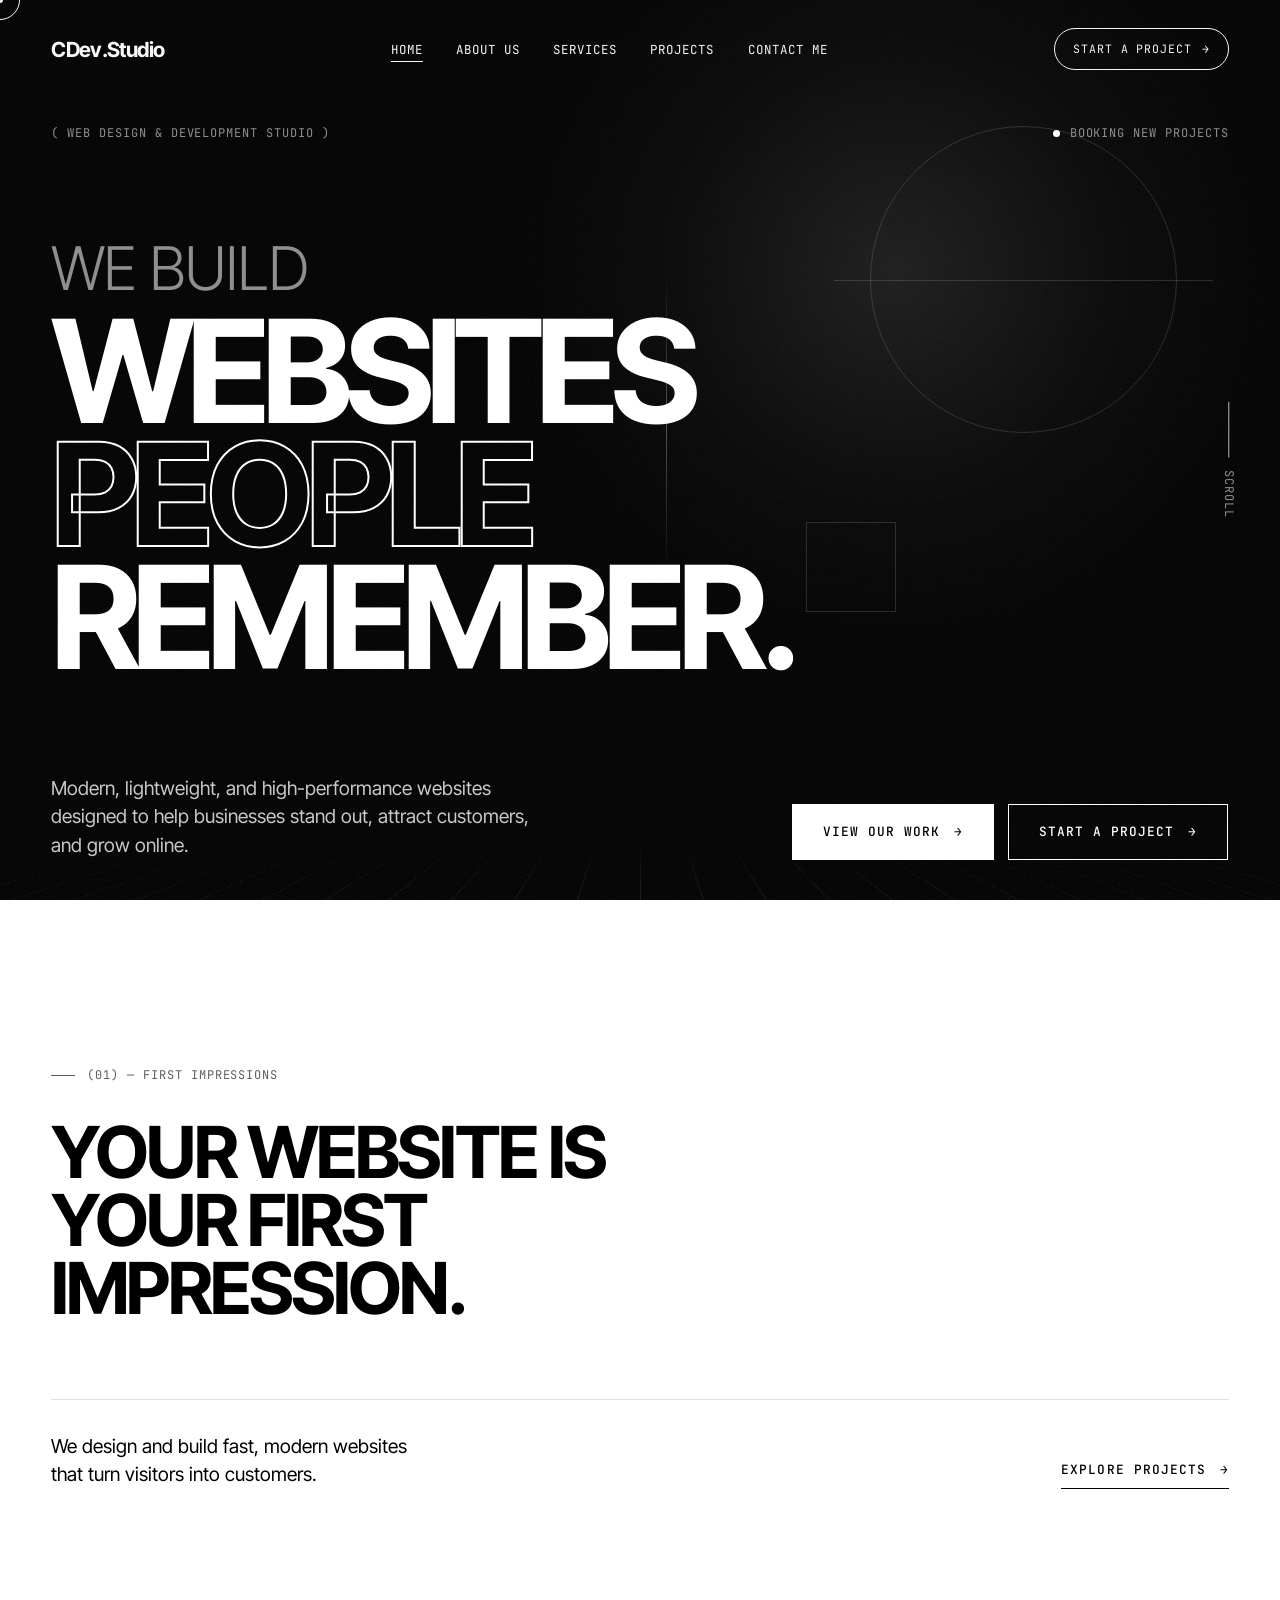
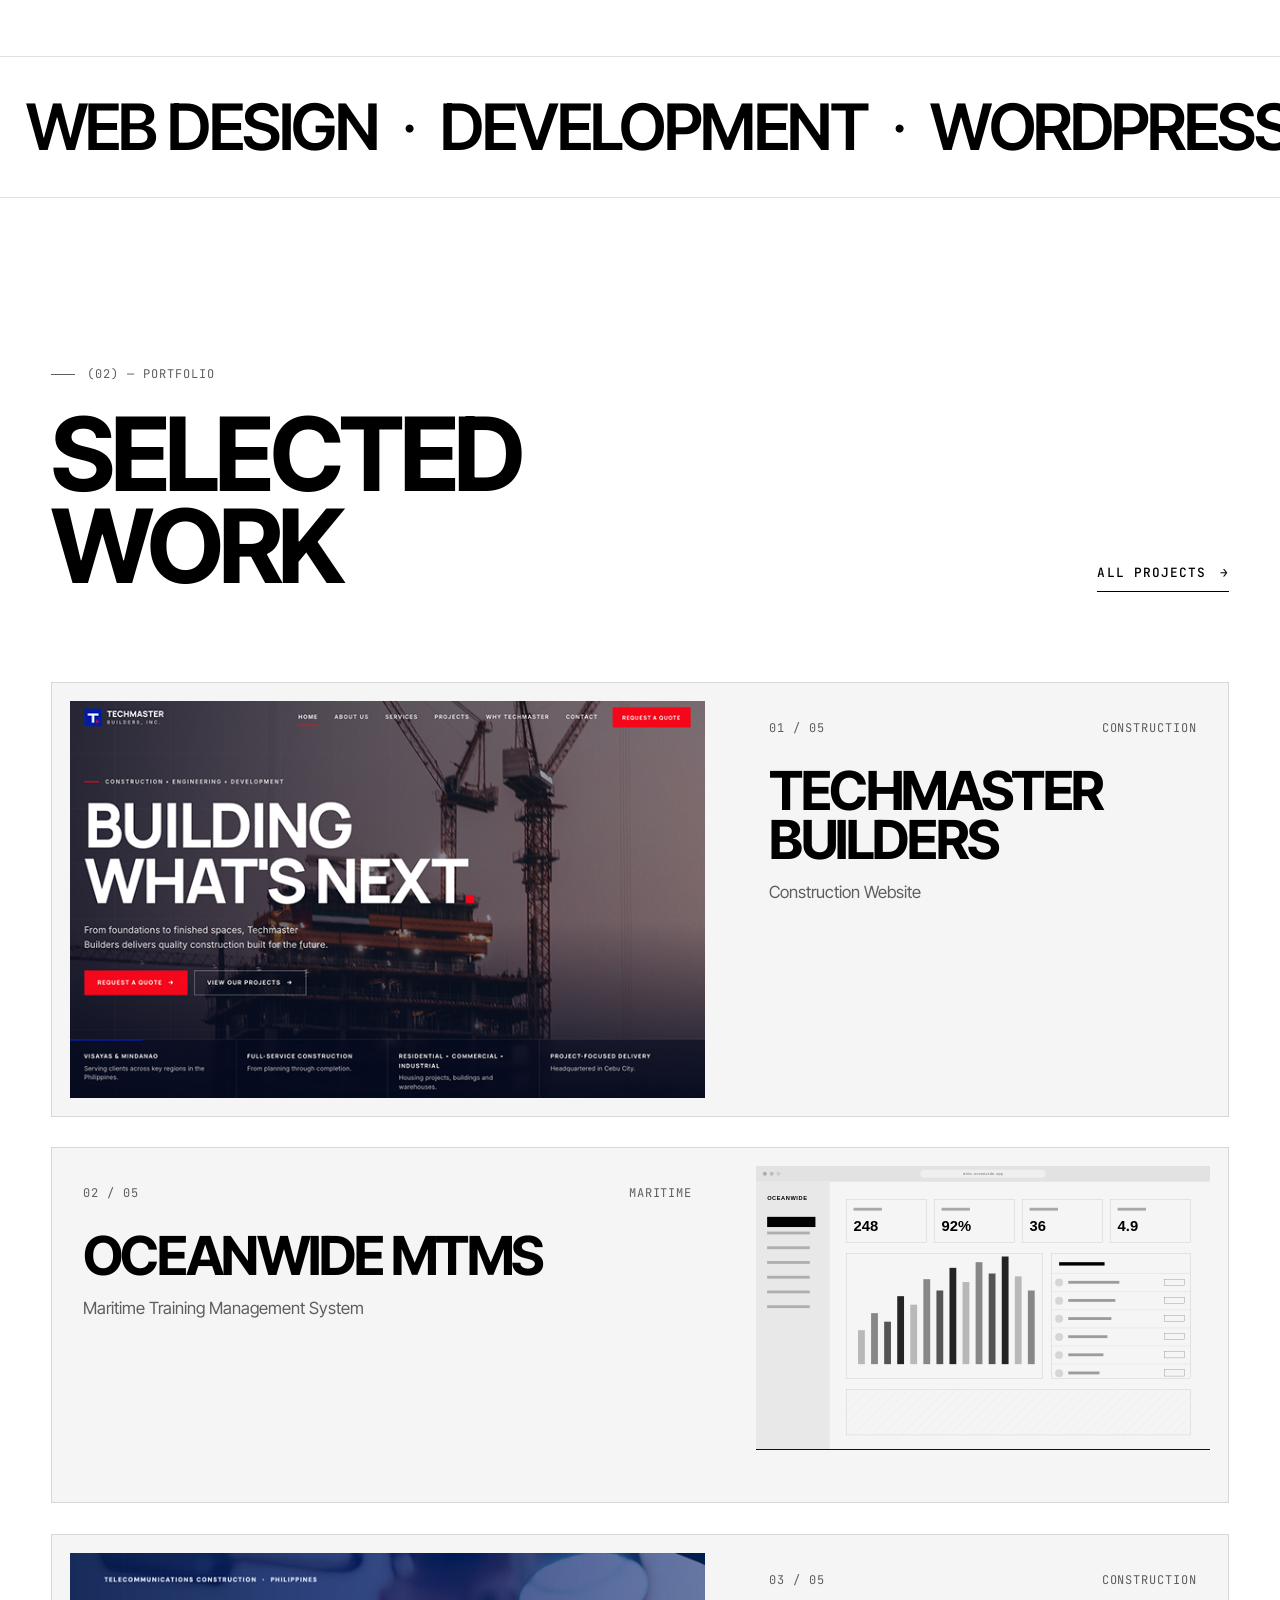
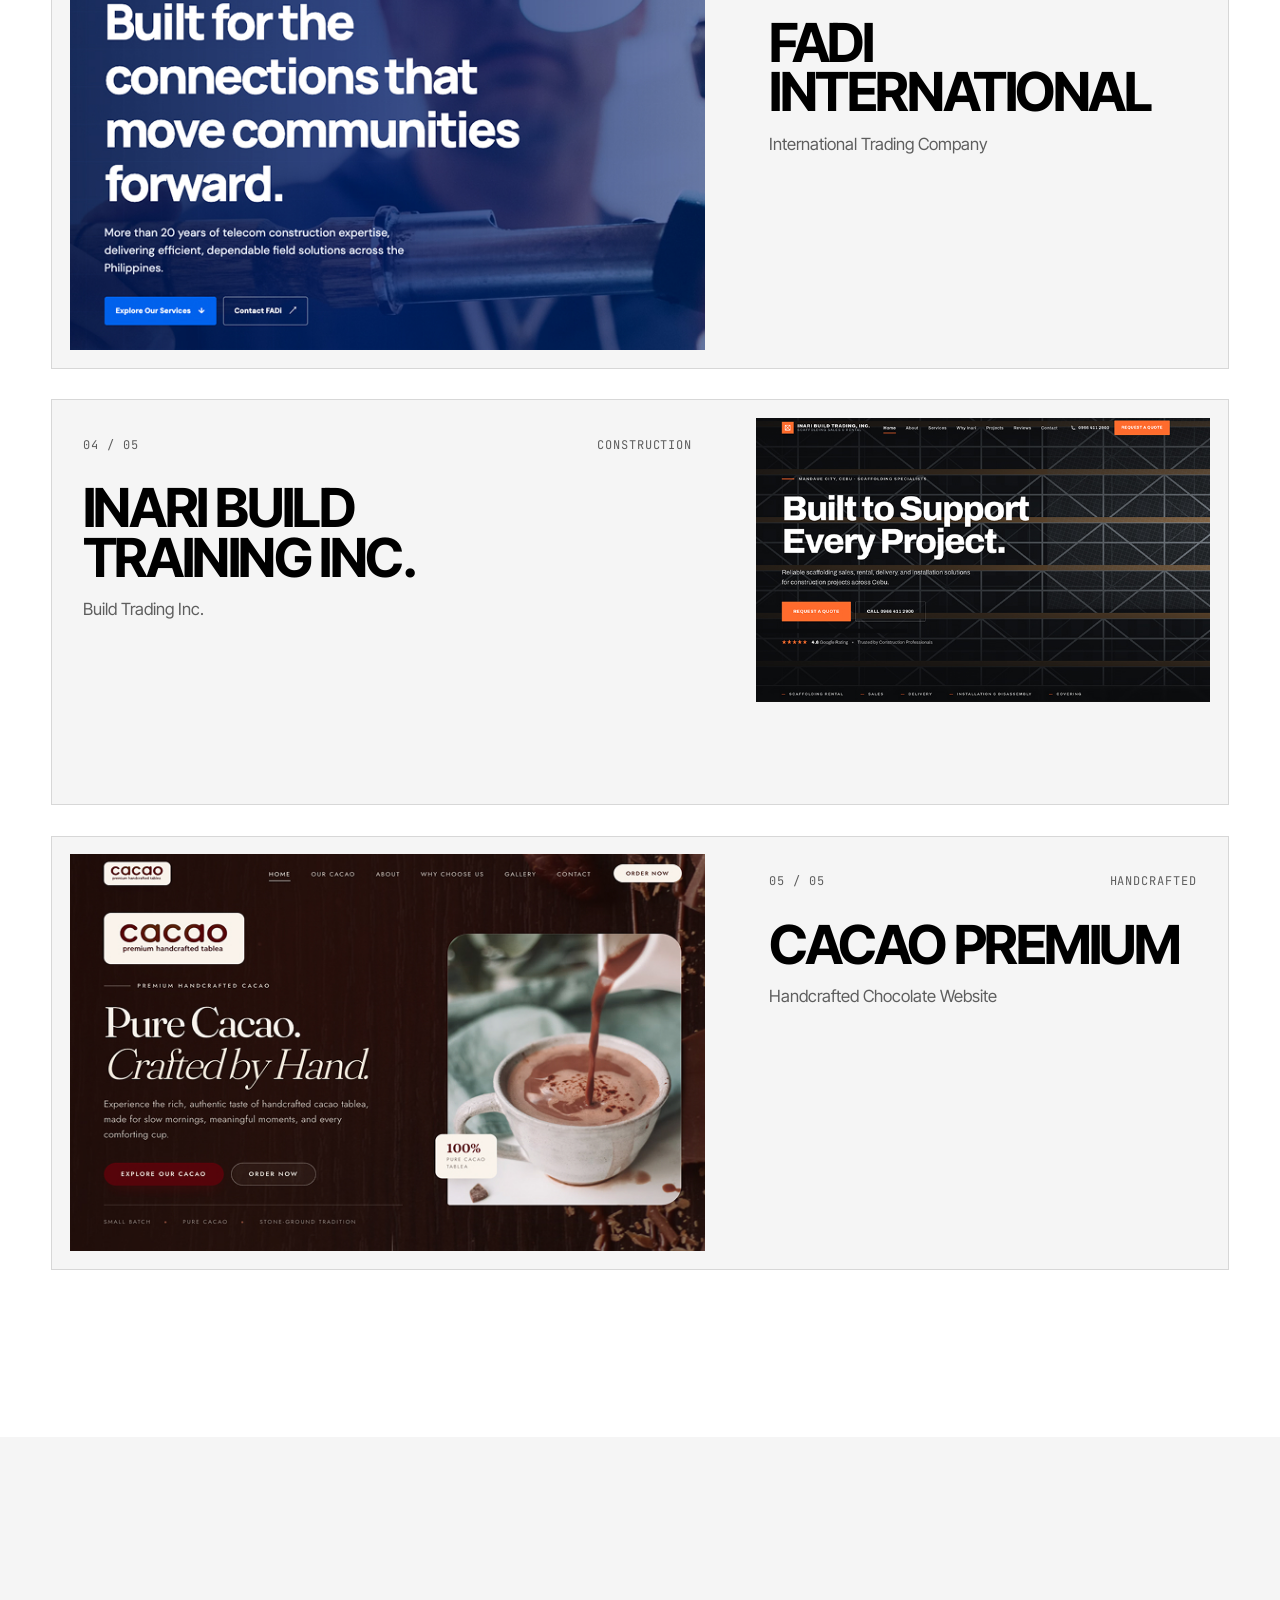
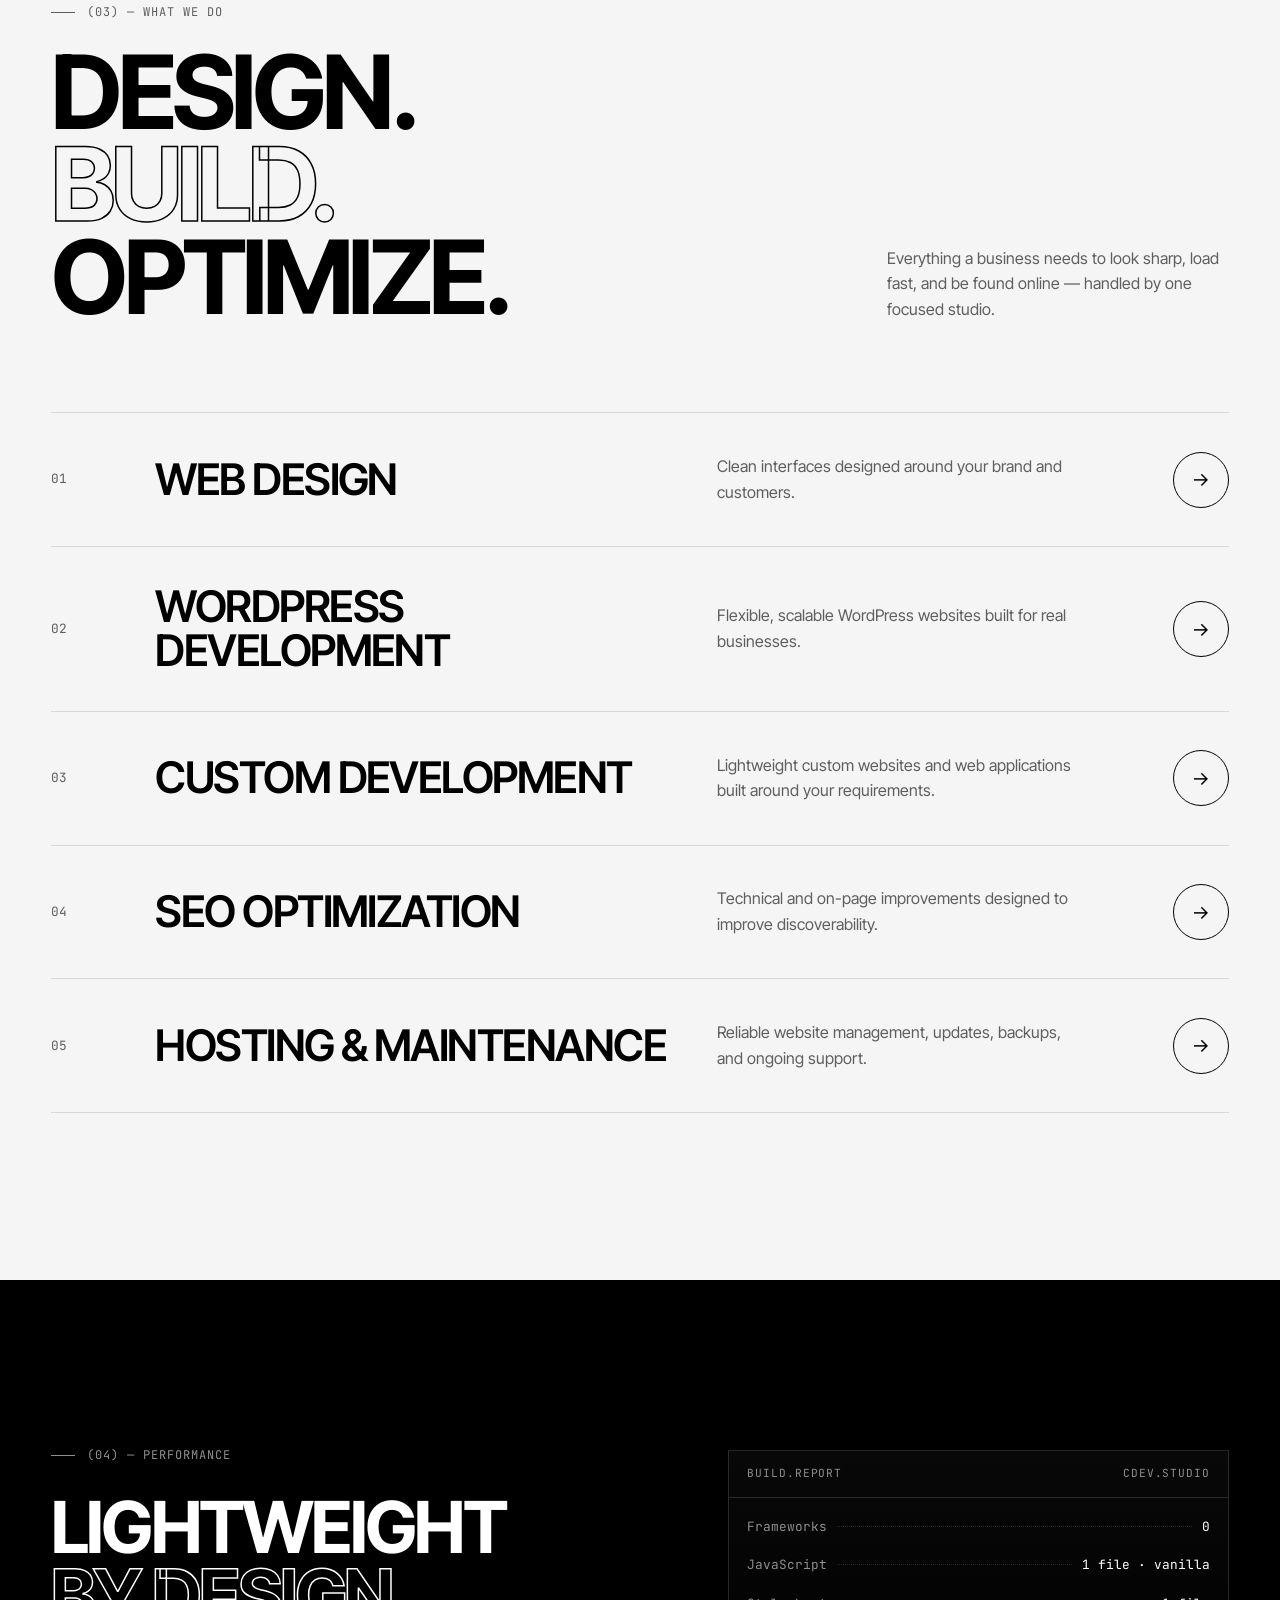
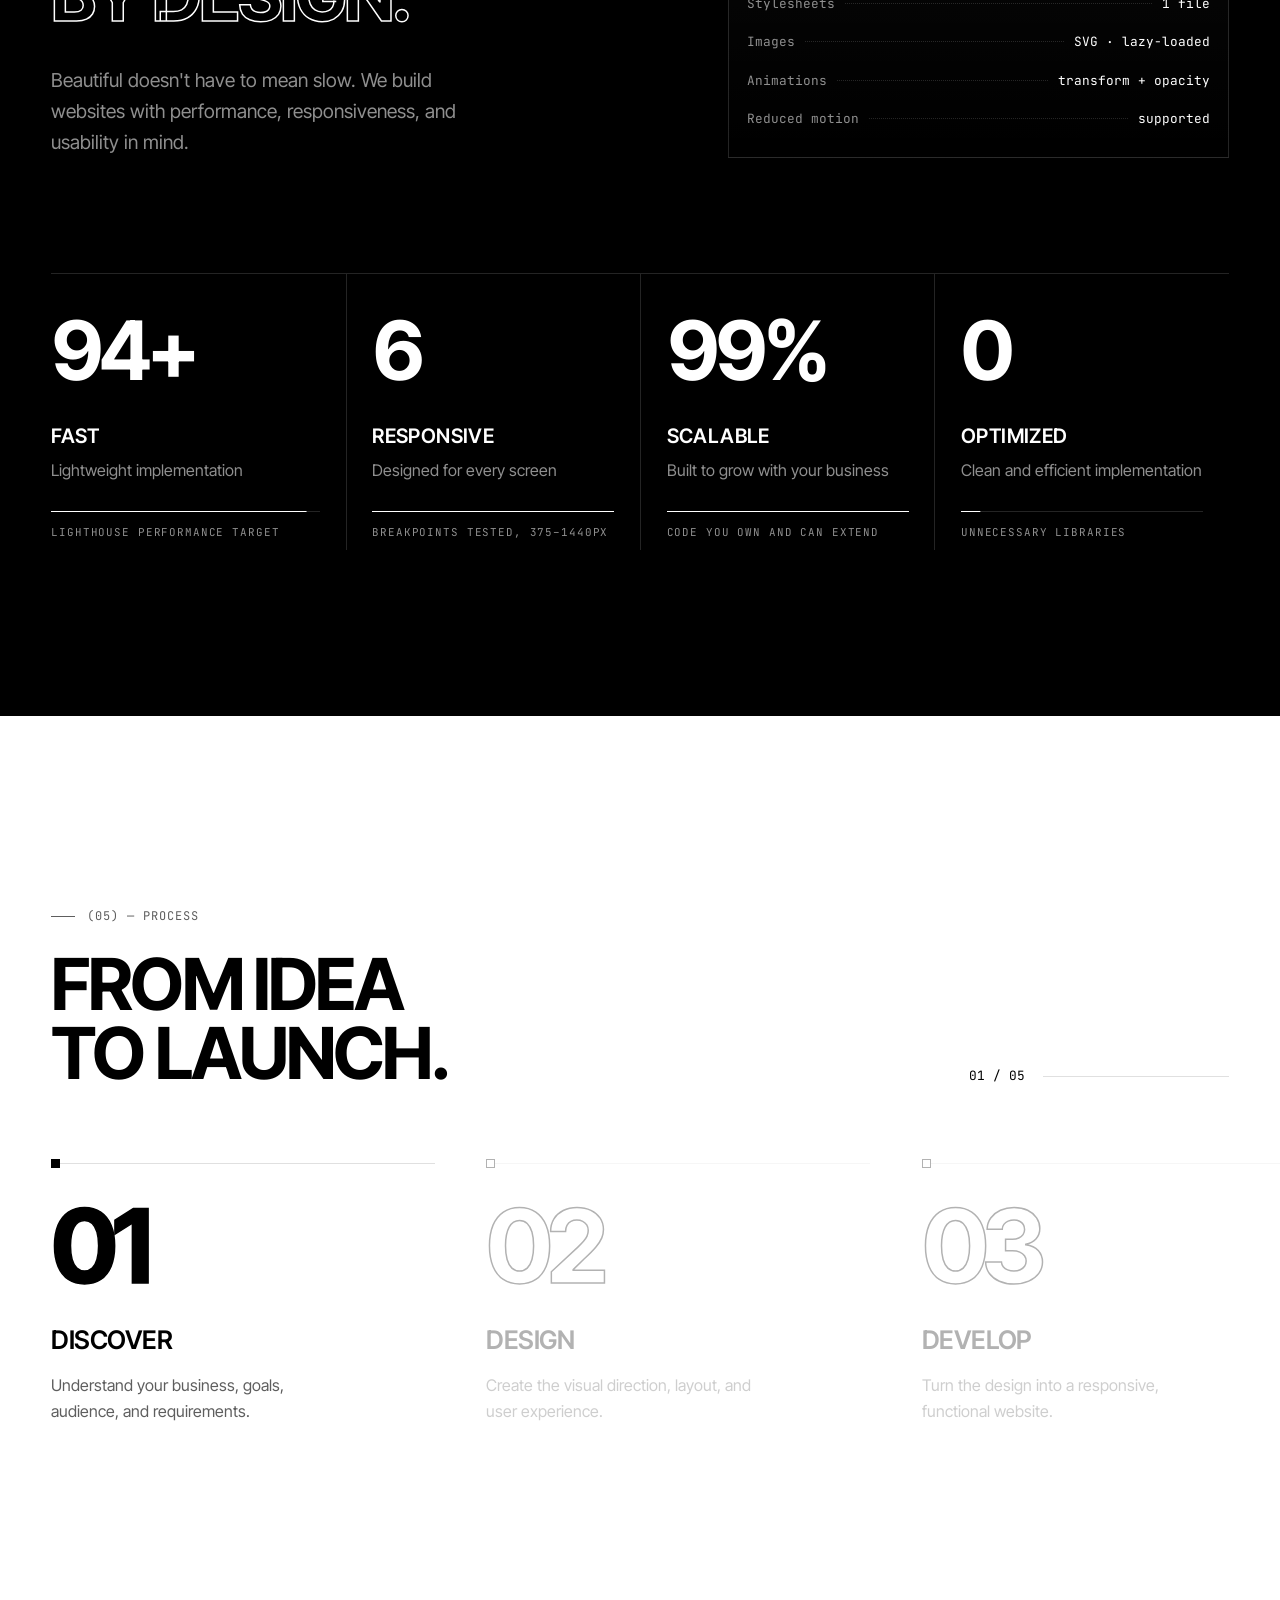
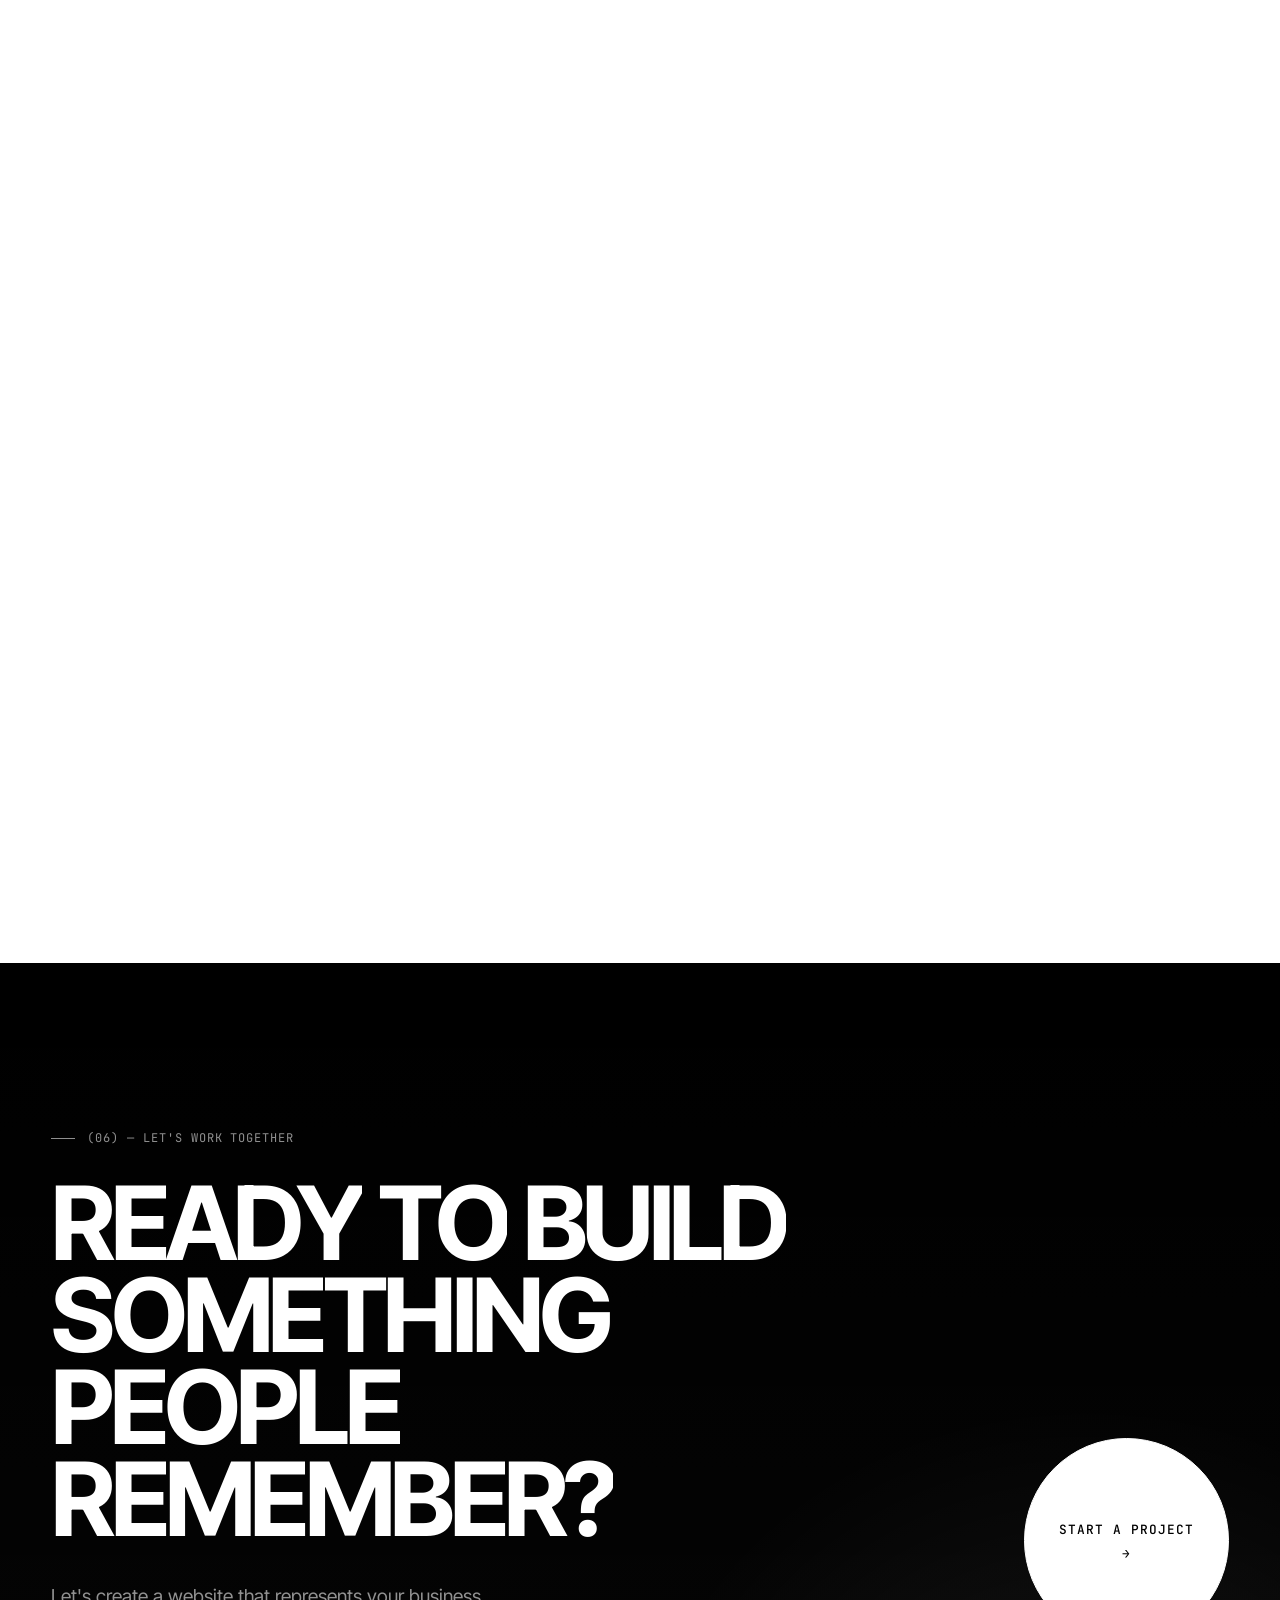
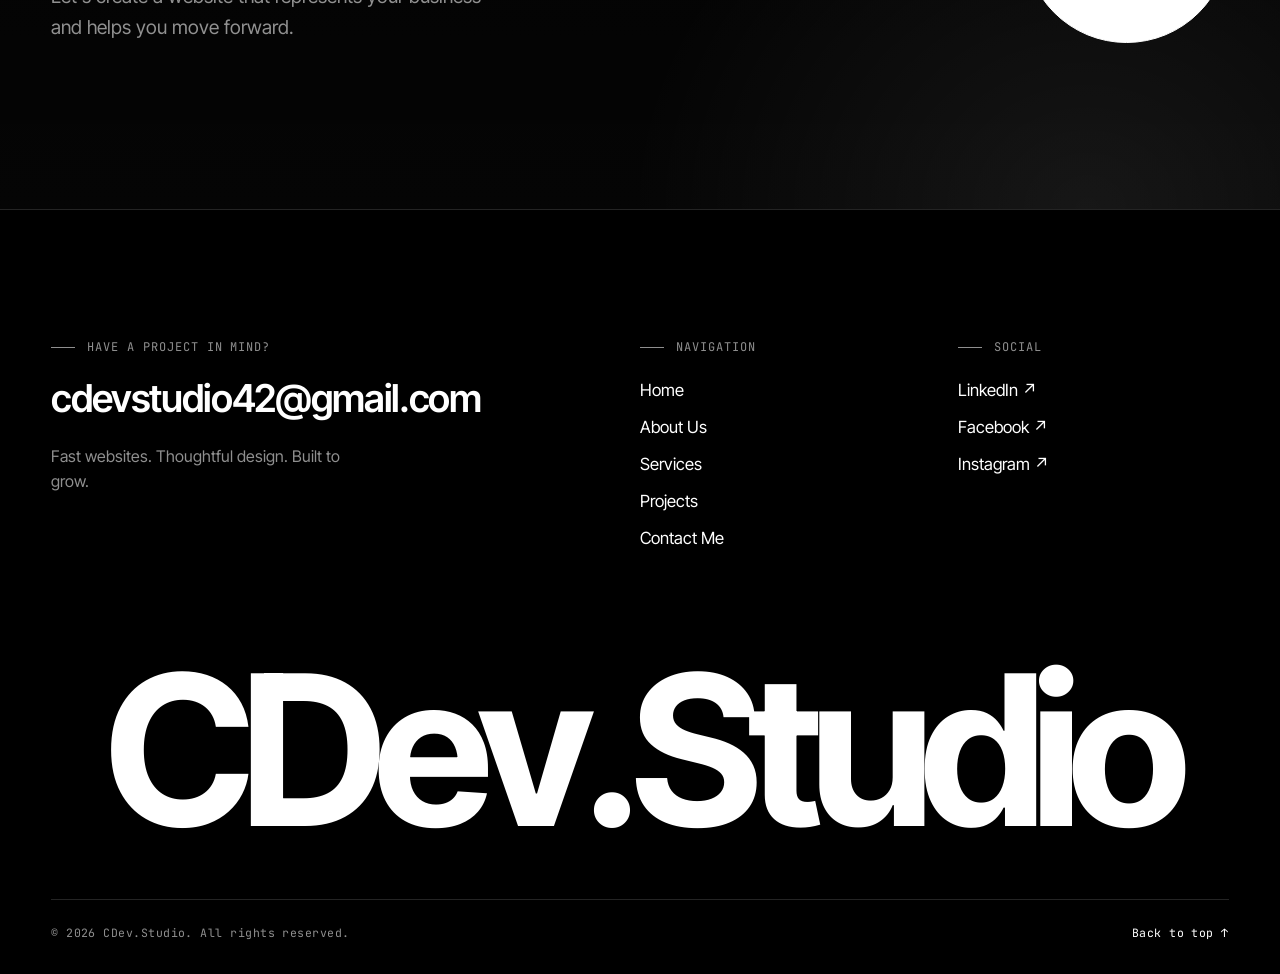
<file: index.html>
<!DOCTYPE html>
<html lang="en">
<head>
    <meta charset="UTF-8">
    <meta name="viewport" content="width=device-width, initial-scale=1">
    <title>CDev.Studio — We Build Websites People Remember</title>
    <meta name="description" content="CDev.Studio creates modern, lightweight, and high-performance websites designed to help businesses stand out, attract more customers, and grow online.">
    <meta name="theme-color" content="#000000">
    <meta property="og:type" content="website">
    <meta property="og:site_name" content="CDev.Studio">
    <meta property="og:title" content="CDev.Studio — We Build Websites People Remember">
    <meta property="og:description" content="CDev.Studio creates modern, lightweight, and high-performance websites designed to help businesses stand out, attract more customers, and grow online.">
    <meta property="og:image" content="assets/images/og-image.svg">
    <link rel="icon" href="assets/icons/favicon.svg" type="image/svg+xml">
    <link rel="preconnect" href="https://fonts.googleapis.com">
    <link rel="preconnect" href="https://fonts.gstatic.com" crossorigin>
    <link rel="stylesheet" href="https://fonts.googleapis.com/css2?family=Inter+Tight:wght@300;400;500;600;700;800&family=JetBrains+Mono:wght@400;500&display=swap">
    <link rel="stylesheet" href="css/style.css">
    <script>document.documentElement.classList.add("js");</script>
    <script src="js/script.js" defer></script>
</head>
<body class="page-index">
    <a class="skip-link" href="#main">Skip to content</a>

    <!-- Global chrome: page transition, scroll progress, custom cursor -->
    <div class="page-transition" aria-hidden="true"><span class="page-transition__logo">CDev.Studio</span></div>
    <div class="scroll-progress" aria-hidden="true"></div>
    <div class="cursor" aria-hidden="true">
        <span class="cursor__dot"></span>
        <span class="cursor__ring"><span class="cursor__label">View</span></span>
    </div>

    <!-- Header -->
    <header class="site-header">
        <div class="site-header__inner">
            <a href="index.html" class="logo" aria-label="CDev.Studio — Home">CDev<span class="logo__dot">.</span>Studio</a>
            <nav class="nav" aria-label="Primary">
                <ul class="nav__list">
                <li><a class="nav__link link-underline" href="index.html" aria-current="page">Home</a></li>
                <li><a class="nav__link link-underline" href="about.html">About Us</a></li>
                <li><a class="nav__link link-underline" href="services.html">Services</a></li>
                <li><a class="nav__link link-underline" href="projects.html">Projects</a></li>
                <li><a class="nav__link link-underline" href="contact.html">Contact Me</a></li>
                </ul>
            </nav>
            <a href="contact.html" class="nav__cta" data-magnetic="0.25">Start a project <span class="arrow" aria-hidden="true"><span>→</span><span>→</span></span></a>
            <button class="burger" type="button" aria-expanded="false" aria-controls="mobile-menu" aria-label="Open menu">
                <span></span><span></span>
            </button>
        </div>
    </header>

    <!-- Mobile menu -->
    <div class="mobile-menu" id="mobile-menu" aria-hidden="true">
        <nav aria-label="Mobile">
            <ul class="mobile-menu__list">
            <li><a class="mobile-menu__link" href="index.html" aria-current="page">Home <small>01</small></a></li>
            <li><a class="mobile-menu__link" href="about.html">About Us <small>02</small></a></li>
            <li><a class="mobile-menu__link" href="services.html">Services <small>03</small></a></li>
            <li><a class="mobile-menu__link" href="projects.html">Projects <small>04</small></a></li>
            <li><a class="mobile-menu__link" href="contact.html">Contact Me <small>05</small></a></li>
            </ul>
        </nav>
        <div class="mobile-menu__footer mono">
            <a href="mailto:hello@cdev.studio">hello@cdev.studio</a>
            <span>Fast websites. Thoughtful design.</span>
        </div>
    </div>

    <main id="main">

        <!-- ============ HERO ============ -->
        <section class="hero section--dark" data-hero aria-labelledby="hero-title">
            <div class="hero__bg" aria-hidden="true">
                <div class="hero__grid"></div>
                <div class="hero__light"></div>
                <div class="hero__shapes">
                    <span class="hero__shape hero__shape--circle"></span>
                    <span class="hero__shape hero__shape--square"></span>
                    <span class="hero__shape hero__shape--line"></span>
                </div>
                <div class="noise"></div>
            </div>

            <div class="container hero__inner">
                <div class="hero__meta" data-load="fade">
                    <span class="mono">( Web Design &amp; Development Studio )</span>
                    <span class="mono hero__status"><i class="status-dot"></i> Booking new projects</span>
                </div>

                <h1 class="hero__title" id="hero-title" data-load-lines>
                    <span class="line"><span class="hero__title-sm">We build</span></span>
                    <span class="line"><span>Websites</span></span>
                    <span class="line"><span><em class="outline">People</em> remember.</span></span>
                </h1>

                <div class="hero__bottom">
                    <p class="hero__lead" data-load style="--d:1">Modern, lightweight, and high-performance websites designed to help businesses stand out, attract customers, and grow online.</p>
                    <div class="hero__actions" data-load style="--d:2">
                        <a href="projects.html" class="btn btn--light" data-magnetic>View our work <span class="arrow" aria-hidden="true"><span>→</span><span>→</span></span></a>
                        <a href="contact.html" class="btn btn--ghost-light" data-magnetic>Start a project <span class="arrow" aria-hidden="true"><span>→</span><span>→</span></span></a>
                    </div>
                </div>

                <div class="hero__scroll mono" aria-hidden="true"><span class="hero__scroll-line"></span> Scroll</div>
            </div>
        </section>

        <!-- ============ STATEMENT ============ -->
        <section class="section statement" aria-labelledby="statement-title">
            <div class="container">
                <p class="eyebrow" data-reveal>(01) — First impressions</p>
                <h2 class="display-lg statement__title" id="statement-title" data-split="words" data-scrub>Your website is your first impression.</h2>
                <div class="statement__row">
                    <p class="lead" data-reveal>We design and build fast, modern websites that turn visitors into customers.</p>
                    <a href="projects.html" class="link-arrow" data-reveal style="--d:1">Explore projects <span class="arrow" aria-hidden="true"><span>→</span><span>→</span></span></a>
                </div>
            </div>
        </section>

        <!-- ============ MARQUEE ============ -->
        <div class="marquee" aria-hidden="true">
            <div class="marquee__track">
                <div class="marquee__group">
                    <span class="marquee__item">Web Design</span><span class="marquee__sep">•</span>
                    <span class="marquee__item">Development</span><span class="marquee__sep">•</span>
                    <span class="marquee__item">WordPress</span><span class="marquee__sep">•</span>
                    <span class="marquee__item">SEO</span><span class="marquee__sep">•</span>
                    <span class="marquee__item">Performance</span><span class="marquee__sep">•</span>
                    <span class="marquee__item">CDev.Studio</span><span class="marquee__sep">•</span>
                </div>
                <div class="marquee__group">
                    <span class="marquee__item">Web Design</span><span class="marquee__sep">•</span>
                    <span class="marquee__item">Development</span><span class="marquee__sep">•</span>
                    <span class="marquee__item">WordPress</span><span class="marquee__sep">•</span>
                    <span class="marquee__item">SEO</span><span class="marquee__sep">•</span>
                    <span class="marquee__item">Performance</span><span class="marquee__sep">•</span>
                    <span class="marquee__item">CDev.Studio</span><span class="marquee__sep">•</span>
                </div>
            </div>
        </div>

        <!-- ============ SELECTED WORK ============ -->
        <section class="section work" id="work" aria-labelledby="work-title">
            <div class="container">
                <header class="section-head">
                    <p class="eyebrow" data-reveal>(02) — Portfolio</p>
                    <h2 class="display-xl" id="work-title" data-reveal-lines>
                        <span class="line"><span>Selected</span></span>
                        <span class="line"><span>work</span></span>
                    </h2>
                    <a href="projects.html" class="link-arrow" data-reveal>All projects <span class="arrow" aria-hidden="true"><span>→</span><span>→</span></span></a>
                </header>

                <div class="work__list">
                    <!-- Project 01 -->
                    <article class="work-card" data-cursor="project" data-reveal>
                        <div class="work-card__media">
                            <img src="assets/images/techmaster-img.jpg" alt="Techmaster Builders website homepage design" width="1600" height="1000" loading="lazy" decoding="async">
                        </div>
                        <div class="work-card__body">
                            <div>
                                <div class="work-card__top mono"><span>01 / 05</span><span>Construction</span></div>
                                <h3 class="work-card__title" style="margin-top:28px"><a href="https://techmasterbuild.charlelithefortulaso.workers.dev/" target="_blank" rel="noopener">Techmaster Builders</a></h3>
                                <p class="work-card__industry">Construction Website</p>
                            </div>
                            <div class="work-card__reveal">
                                <dl class="work-card__meta">
                                    <div><dt>Services</dt><dd>Web Design, SEO</dd></div>
                                    <div><dt>Year</dt><dd>2025</dd></div>
                                </dl>
                                <span class="work-card__cta">View project <span class="arrow" aria-hidden="true"><span>→</span><span>→</span></span></span>
                            </div>
                        </div>
                    </article>

                    <!-- Project 02 -->
                    <article class="work-card" data-cursor="project" data-reveal>
                        <div class="work-card__media">
                            <img src="assets/images/oceanwide.svg" alt="Oceanwide MTMS dashboard interface" width="1600" height="1000" loading="lazy" decoding="async">
                        </div>
                        <div class="work-card__body">
                            <div>
                                <div class="work-card__top mono"><span>02 / 05</span><span>Maritime</span></div>
                                <h3 class="work-card__title" style="margin-top:28px"><a href="projects.html#oceanwide">Oceanwide MTMS</a></h3>
                                <p class="work-card__industry">Maritime Training Management System</p>
                            </div>
                            <div class="work-card__reveal">
                                <dl class="work-card__meta">
                                    <div><dt>Services</dt><dd>PHP, SQL, Custom Web App</dd></div>
                                    <div><dt>Year</dt><dd>2025</dd></div>
                                </dl>
                                <span class="work-card__cta">View project <span class="arrow" aria-hidden="true"><span>→</span><span>→</span></span></span>
                            </div>
                        </div>
                    </article>

                    <!-- Project 03 -->
                    <article class="work-card" data-cursor="project" data-reveal>
                        <div class="work-card__media">
                            <img src="assets/images/fadi-international-img.jpg" alt="Fadi International website design" width="1600" height="1000" loading="lazy" decoding="async">
                        </div>
                        <div class="work-card__body">
                            <div>
                                <div class="work-card__top mono"><span>03 / 05</span><span>Construction</span></div>
                                <h3 class="work-card__title" style="margin-top:28px"><a href="https://fadiwebsite.charlelithefortulaso.workers.dev/" target="_blank" rel="noopener">Fadi International</a></h3>
                                <p class="work-card__industry">International Trading Company</p>
                            </div>
                            <div class="work-card__reveal">
                                <dl class="work-card__meta">
                                    <div><dt>Services</dt><dd>Art Direction, Front-end Development</dd></div>
                                    <div><dt>Year</dt><dd>2024</dd></div>
                                </dl>
                                <span class="work-card__cta">View project <span class="arrow" aria-hidden="true"><span>→</span><span>→</span></span></span>
                            </div>
                        </div>
                    </article>

                    <!-- Project 04 -->
                    <article class="work-card" data-cursor="project" data-reveal>
                        <div class="work-card__media">
                            <img src="assets/images/inari-build-img.jpg" alt="Inari Build website design" width="1600" height="1000" loading="lazy" decoding="async">
                        </div>
                        <div class="work-card__body">
                            <div>
                                <div class="work-card__top mono"><span>04 / 05</span><span>Construction</span></div>
                                <h3 class="work-card__title" style="margin-top:28px"><a href="https://inaribuildtraiding.charlelithefortulaso.workers.dev/" target="_blank" rel="noopener">Inari Build <br> Training Inc.</a></h3>
                                <p class="work-card__industry">Build Trading Inc. </p>
                            </div>
                            <div class="work-card__reveal">
                                <dl class="work-card__meta">
                                    <div><dt>Services</dt><dd>Web Design, WordPress, SEO</dd></div>
                                    <div><dt>Year</dt><dd>2026</dd></div>
                                </dl>
                                <span class="work-card__cta">View project <span class="arrow" aria-hidden="true"><span>→</span><span>→</span></span></span>
                            </div>
                        </div>
                    </article>

                    <!-- Project 05 -->
                    <article class="work-card" data-cursor="project" data-reveal>
                        <div class="work-card__media">
                            <img src="assets/images/cacao-premium-img.jpg" alt="Cacao Premium Handcrafted website design" width="1600" height="1000" loading="lazy" decoding="async">
                        </div>
                        <div class="work-card__body">
                            <div>
                                <div class="work-card__top mono"><span>05 / 05</span><span>Handcrafted</span></div>
                                <h3 class="work-card__title" style="margin-top:28px"><a href="https://cacaopremium.charlelithefortulaso.workers.dev/" target="_blank" rel="noopener">Cacao Premium</a></h3>
                                <p class="work-card__industry">Handcrafted Chocolate Website</p>
                            </div>
                            <div class="work-card__reveal">
                                <dl class="work-card__meta">
                                    <div><dt>Services</dt><dd>Front-end, SEO, Maintenance</dd></div>
                                    <div><dt>Year</dt><dd>2026</dd></div>
                                </dl>
                                <span class="work-card__cta">View project <span class="arrow" aria-hidden="true"><span>→</span><span>→</span></span></span>
                            </div>
                        </div>
                    </article>
                </div>
            </div>
        </section>

        <!-- ============ WHAT WE DO ============ -->
        <section class="section section--off" aria-labelledby="svc-title">
            <div class="container">
                <header class="section-head">
                    <p class="eyebrow" data-reveal>(03) — What we do</p>
                    <h2 class="display-xl svc-heading" id="svc-title" data-reveal-lines>
                        <span class="line"><span>Design.</span></span>
                        <span class="line"><span>Build.</span></span>
                        <span class="line"><span>Optimize.</span></span>
                    </h2>
                    <p class="section-head__aside" data-reveal>Everything a business needs to look sharp, load fast, and be found online — handled by one focused studio.</p>
                </header>

                <ol class="svc-list">
                    <li class="svc-row" data-reveal>
                        <a href="services.html#web-design">
                            <span class="svc-row__num">01</span>
                            <h3 class="svc-row__title">Web Design</h3>
                            <p class="svc-row__desc">Clean interfaces designed around your brand and customers.</p>
                            <span class="svc-row__arrow" aria-hidden="true">→</span>
                        </a>
                    </li>
                    <li class="svc-row" data-reveal>
                        <a href="services.html#wordpress">
                            <span class="svc-row__num">02</span>
                            <h3 class="svc-row__title">WordPress Development</h3>
                            <p class="svc-row__desc">Flexible, scalable WordPress websites built for real businesses.</p>
                            <span class="svc-row__arrow" aria-hidden="true">→</span>
                        </a>
                    </li>
                    <li class="svc-row" data-reveal>
                        <a href="services.html#custom">
                            <span class="svc-row__num">03</span>
                            <h3 class="svc-row__title">Custom Development</h3>
                            <p class="svc-row__desc">Lightweight custom websites and web applications built around your requirements.</p>
                            <span class="svc-row__arrow" aria-hidden="true">→</span>
                        </a>
                    </li>
                    <li class="svc-row" data-reveal>
                        <a href="services.html#seo">
                            <span class="svc-row__num">04</span>
                            <h3 class="svc-row__title">SEO Optimization</h3>
                            <p class="svc-row__desc">Technical and on-page improvements designed to improve discoverability.</p>
                            <span class="svc-row__arrow" aria-hidden="true">→</span>
                        </a>
                    </li>
                    <li class="svc-row" data-reveal>
                        <a href="services.html#maintenance">
                            <span class="svc-row__num">05</span>
                            <h3 class="svc-row__title">Hosting &amp; Maintenance</h3>
                            <p class="svc-row__desc">Reliable website management, updates, backups, and ongoing support.</p>
                            <span class="svc-row__arrow" aria-hidden="true">→</span>
                        </a>
                    </li>
                </ol>
            </div>
        </section>

        <!-- ============ PERFORMANCE ============ -->
        <section class="section section--dark perf" aria-labelledby="perf-title">
            <div class="container">
                <div class="perf__grid">
                    <div>
                        <p class="eyebrow" data-reveal>(04) — Performance</p>
                        <h2 class="display-lg perf__title" id="perf-title" data-reveal-lines>
                            <span class="line"><span>Lightweight</span></span>
                            <span class="line"><span><em class="outline">by design.</em></span></span>
                        </h2>
                        <p class="perf__copy" data-reveal>Beautiful doesn't have to mean slow. We build websites with performance, responsiveness, and usability in mind.</p>
                    </div>

                    <div class="report" aria-label="Example build report for this website">
                        <div class="report__head"><span>build.report</span><span>cdev.studio</span></div>
                        <div class="report__rows">
                            <div class="report__row" style="--d:0"><span>Frameworks</span><span class="report__dots"></span><span>0</span></div>
                            <div class="report__row" style="--d:1"><span>JavaScript</span><span class="report__dots"></span><span>1 file · vanilla</span></div>
                            <div class="report__row" style="--d:2"><span>Stylesheets</span><span class="report__dots"></span><span>1 file</span></div>
                            <div class="report__row" style="--d:3"><span>Images</span><span class="report__dots"></span><span>SVG · lazy-loaded</span></div>
                            <div class="report__row" style="--d:4"><span>Animations</span><span class="report__dots"></span><span>transform + opacity</span></div>
                            <div class="report__row" style="--d:5"><span>Reduced motion</span><span class="report__dots"></span><span>supported</span></div>
                        </div>
                    </div>
                </div>

                <div class="perf__stats">
                    <div class="stat" data-reveal style="--d:0">
                        <span class="stat__num" data-count="95" data-suffix="+">0</span>
                        <h3 class="stat__title">Fast</h3>
                        <p class="stat__text">Lightweight implementation</p>
                        <span class="stat__bar" aria-hidden="true"><i style="--w:.95"></i></span>
                        <span class="stat__note mono">Lighthouse performance target</span>
                    </div>
                    <div class="stat" data-reveal style="--d:1">
                        <span class="stat__num" data-count="6">0</span>
                        <h3 class="stat__title">Responsive</h3>
                        <p class="stat__text">Designed for every screen</p>
                        <span class="stat__bar" aria-hidden="true"><i style="--w:1"></i></span>
                        <span class="stat__note mono">Breakpoints tested, 375–1440px</span>
                    </div>
                    <div class="stat" data-reveal style="--d:2">
                        <span class="stat__num" data-count="100" data-suffix="%">0</span>
                        <h3 class="stat__title">Scalable</h3>
                        <p class="stat__text">Built to grow with your business</p>
                        <span class="stat__bar" aria-hidden="true"><i style="--w:1"></i></span>
                        <span class="stat__note mono">Code you own and can extend</span>
                    </div>
                    <div class="stat" data-reveal style="--d:3">
                        <span class="stat__num" data-count="0" data-from="24">0</span>
                        <h3 class="stat__title">Optimized</h3>
                        <p class="stat__text">Clean and efficient implementation</p>
                        <span class="stat__bar" aria-hidden="true"><i style="--w:.08"></i></span>
                        <span class="stat__note mono">Unnecessary libraries</span>
                    </div>
                </div>
            </div>
        </section>

        <!-- ============ PROCESS ============ -->
        <section class="section process" data-process aria-labelledby="process-title">
            <div class="process__sticky">
                <div class="container process__head">
                    <div>
                        <p class="eyebrow" data-reveal>(05) — Process</p>
                        <h2 class="display-lg process__title" id="process-title" data-reveal-lines>
                            <span class="line"><span>From idea</span></span>
                            <span class="line"><span>to launch.</span></span>
                        </h2>
                    </div>
                    <div class="process__meter" data-reveal aria-hidden="true">
                        <span class="process__count">01 / 05</span>
                        <span class="process__progress"><span></span></span>
                    </div>
                </div>

                <ol class="process__track">
                    <li class="process-step">
                        <span class="process-step__num" aria-hidden="true">01</span>
                        <h3 class="process-step__title">Discover</h3>
                        <p class="process-step__text">Understand your business, goals, audience, and requirements.</p>
                    </li>
                    <li class="process-step">
                        <span class="process-step__num" aria-hidden="true">02</span>
                        <h3 class="process-step__title">Design</h3>
                        <p class="process-step__text">Create the visual direction, layout, and user experience.</p>
                    </li>
                    <li class="process-step">
                        <span class="process-step__num" aria-hidden="true">03</span>
                        <h3 class="process-step__title">Develop</h3>
                        <p class="process-step__text">Turn the design into a responsive, functional website.</p>
                    </li>
                    <li class="process-step">
                        <span class="process-step__num" aria-hidden="true">04</span>
                        <h3 class="process-step__title">Optimize</h3>
                        <p class="process-step__text">Improve performance, responsiveness, SEO, and usability.</p>
                    </li>
                    <li class="process-step">
                        <span class="process-step__num" aria-hidden="true">05</span>
                        <h3 class="process-step__title">Launch</h3>
                        <p class="process-step__text">Deploy the website and make it ready for your customers.</p>
                    </li>
                </ol>
            </div>
        </section>

        <!-- ============ FINAL CTA ============ -->
        <section class="section section--dark cta" aria-labelledby="cta-title">
            <div class="cta__bg" aria-hidden="true"></div>
            <div class="container cta__inner">
                <div>
                    <p class="eyebrow" data-reveal>(06) — Let's work together</p>
                    <h2 class="display-xl cta__title" id="cta-title" style="margin-top:28px" data-split="words">Ready to build something people remember?</h2>
                    <p class="cta__text" data-reveal>Let's create a website that represents your business and helps you move forward.</p>
                </div>
                <a href="contact.html" class="btn btn--light btn--circle" data-magnetic="0.4" data-reveal="scale">Start a project <span class="arrow" aria-hidden="true"><span>→</span><span>→</span></span></a>
            </div>
        </section>
    </main>

    <!-- Footer -->
    <footer class="site-footer">
        <div class="container">
            <div class="footer__top">
                <div class="footer__intro">
                    <p class="eyebrow">Have a project in mind?</p>
                    <a href="mailto:cdevstudio42@gmail.com" class="footer__email link-underline">cdevstudio42@gmail.com</a>
                    <p class="footer__tagline">Fast websites. Thoughtful design. Built to grow.</p>
                </div>
                <nav class="footer__col" aria-label="Footer">
                    <p class="eyebrow">Navigation</p>
                    <ul>
                        <li><a class="link-underline" href="index.html">Home</a></li>
                        <li><a class="link-underline" href="about.html">About Us</a></li>
                        <li><a class="link-underline" href="services.html">Services</a></li>
                        <li><a class="link-underline" href="projects.html">Projects</a></li>
                        <li><a class="link-underline" href="contact.html">Contact Me</a></li>
                    </ul>
                </nav>
                <div class="footer__col">
                    <p class="eyebrow">Social</p>
                    <ul>
                        <li><a class="link-underline" href="https://www.linkedin.com/in/charle-fortulaso/" target="_blank" rel="noopener">LinkedIn ↗</a></li>
                        <li><a class="link-underline" href="https://www.facebook.com/charlelithe.fortulaso/" target="_blank" rel="noopener">Facebook ↗</a></li>
                        <li><a class="link-underline" href="https://www.instagram.com/" target="_blank" rel="noopener">Instagram ↗</a></li>
                    </ul>
                </div>
            </div>
            <a href="index.html" class="footer__wordmark" data-split="chars" data-proximity aria-label="CDev.Studio — Home">CDev.Studio</a>
            <div class="footer__bottom">
                <p>© 2026 CDev.Studio. All rights reserved.</p>
                <a href="#main" class="link-underline" data-back-top>Back to top ↑</a>
            </div>
        </div>
    </footer>

    <button class="back-to-top" type="button" aria-label="Back to top">
        <svg viewBox="0 0 52 52" aria-hidden="true"><circle class="ring-track" cx="26" cy="26" r="24"/><circle class="ring-progress" cx="26" cy="26" r="24"/></svg>
        <span class="back-to-top__arrow" aria-hidden="true">↑</span>
    </button>
</body>
</html>
</file>
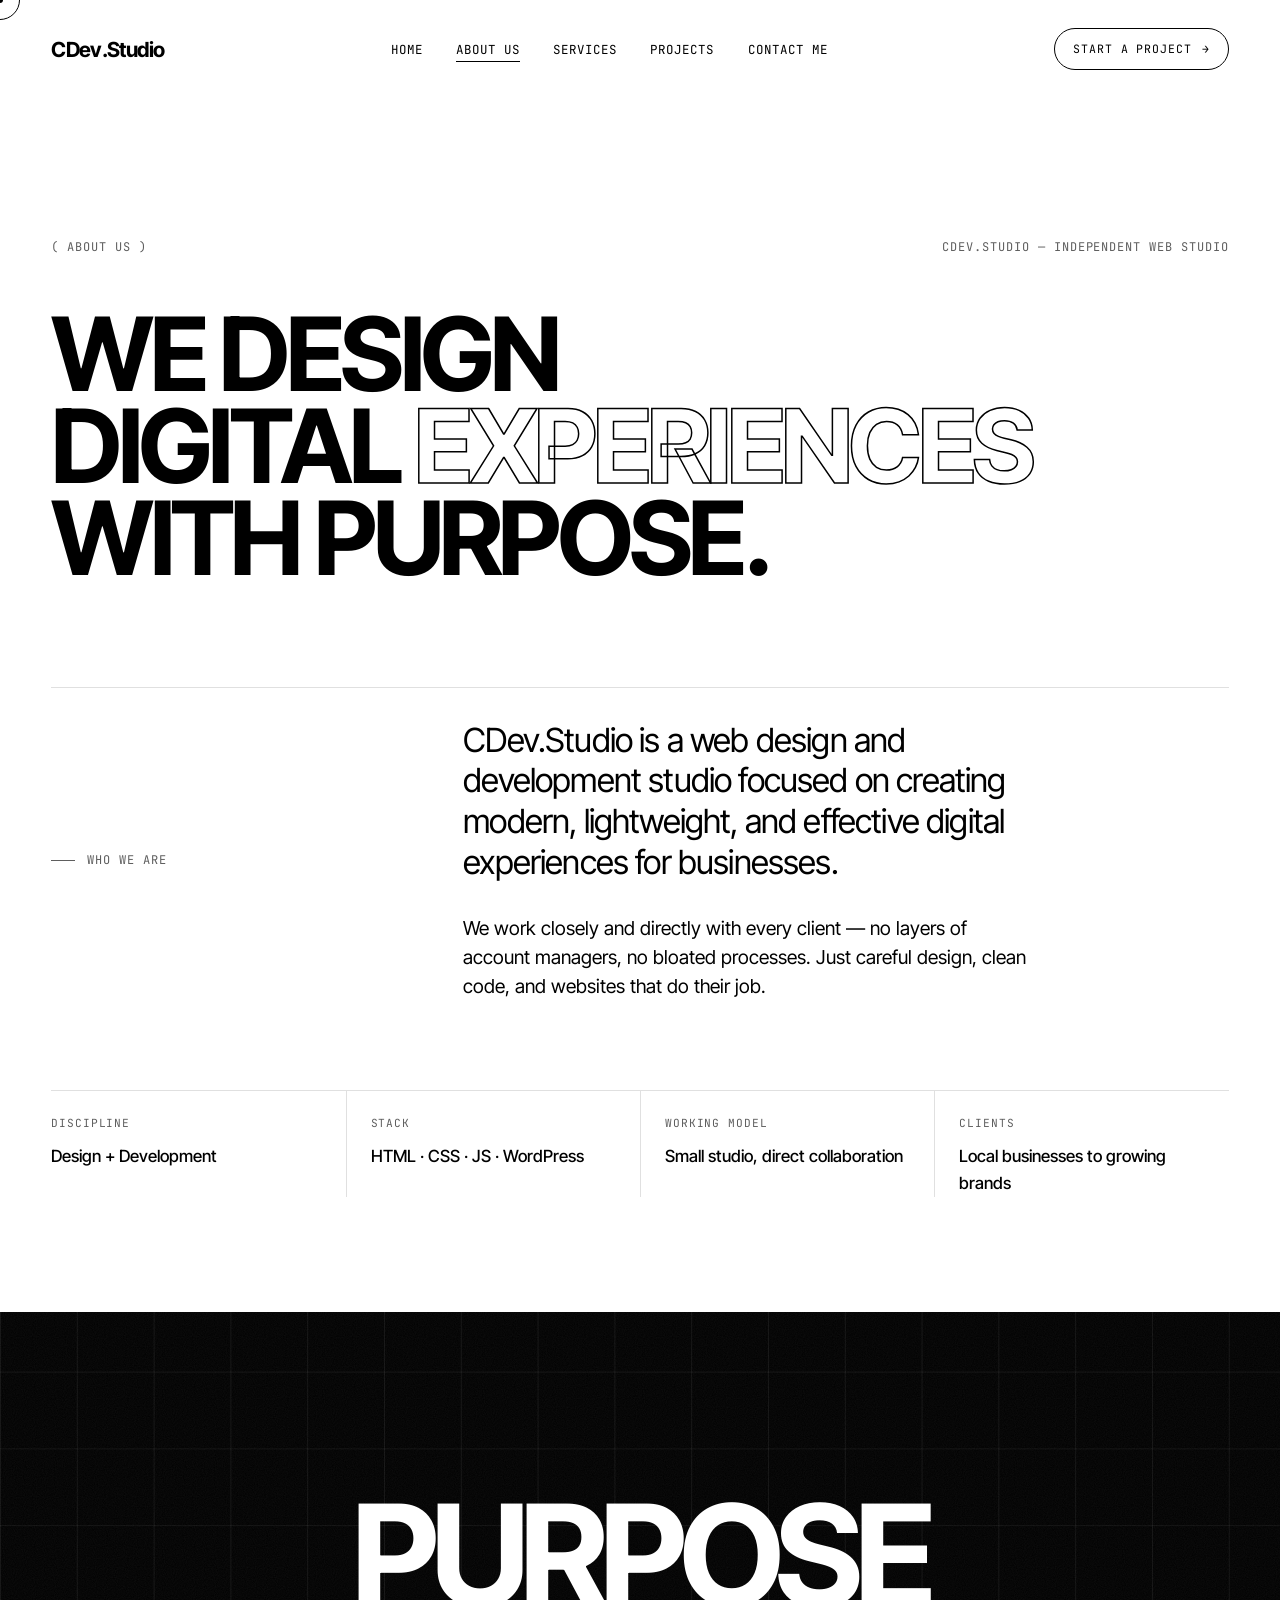
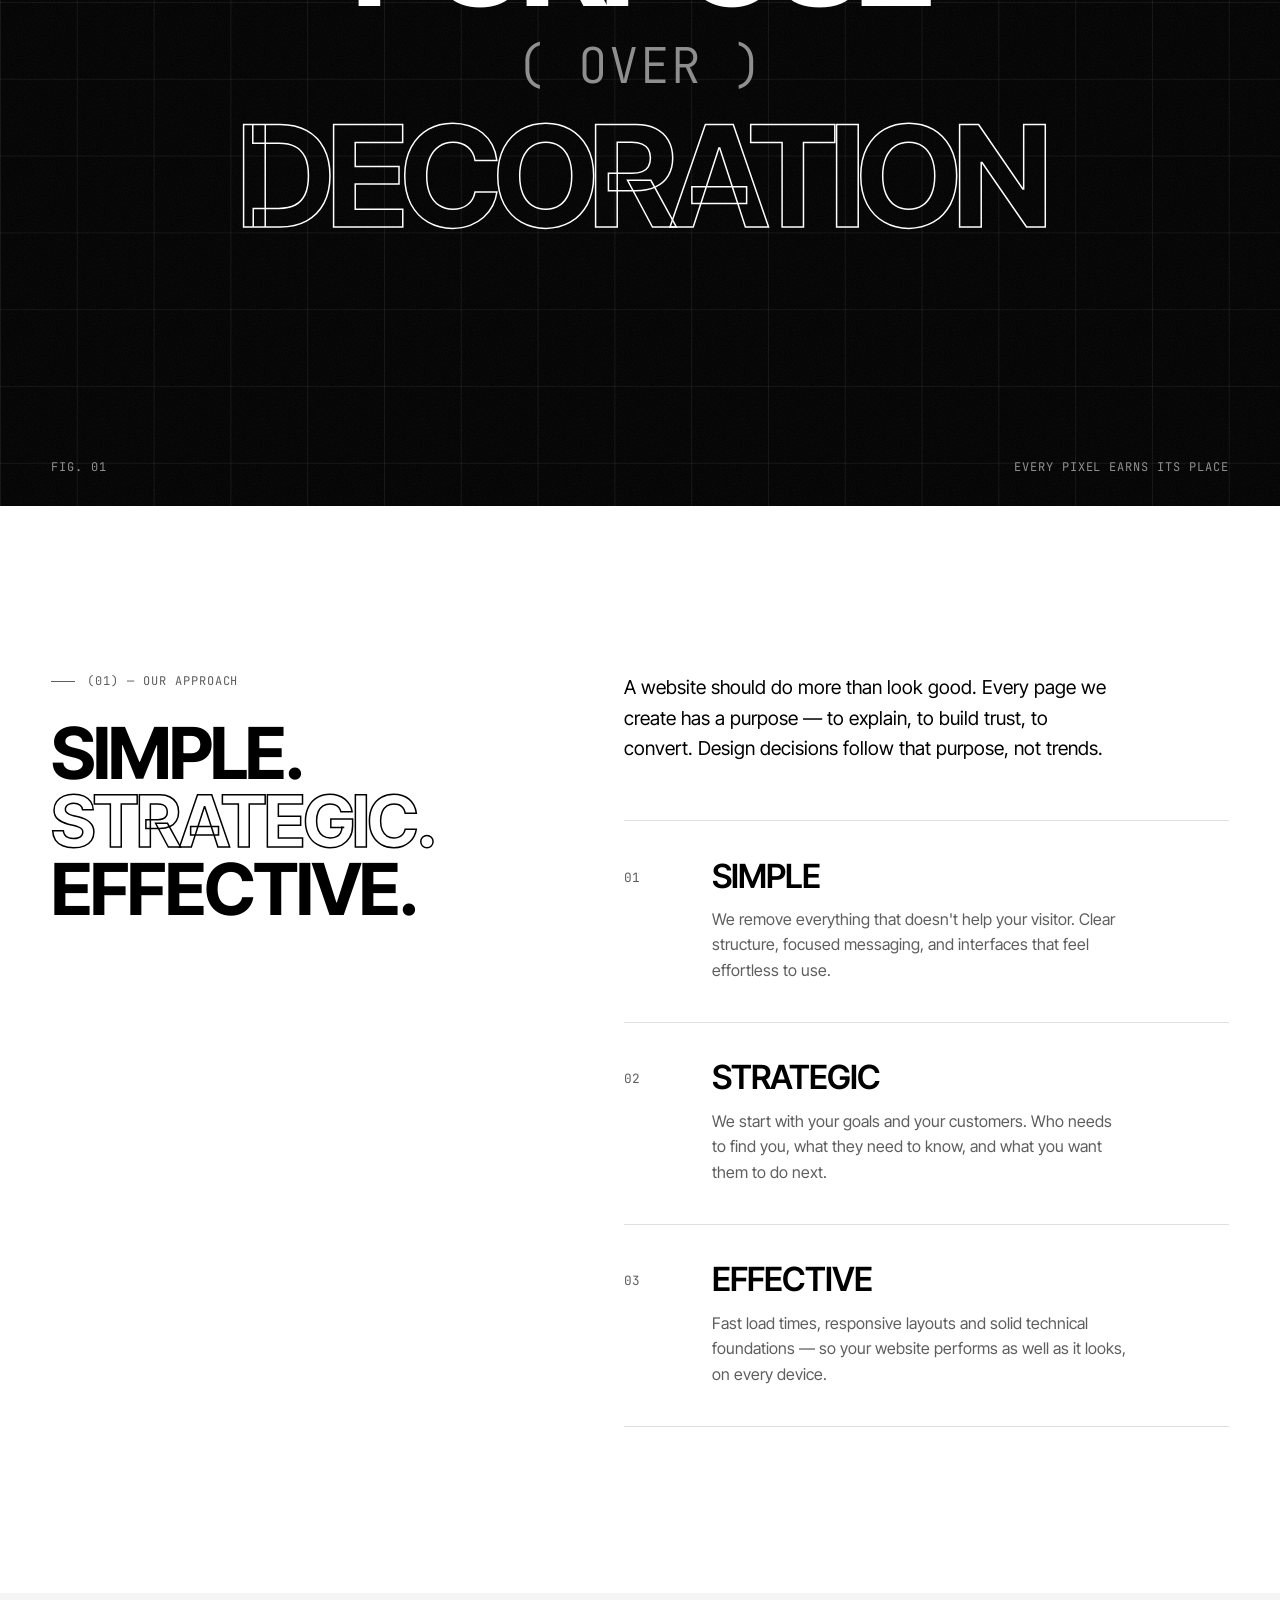
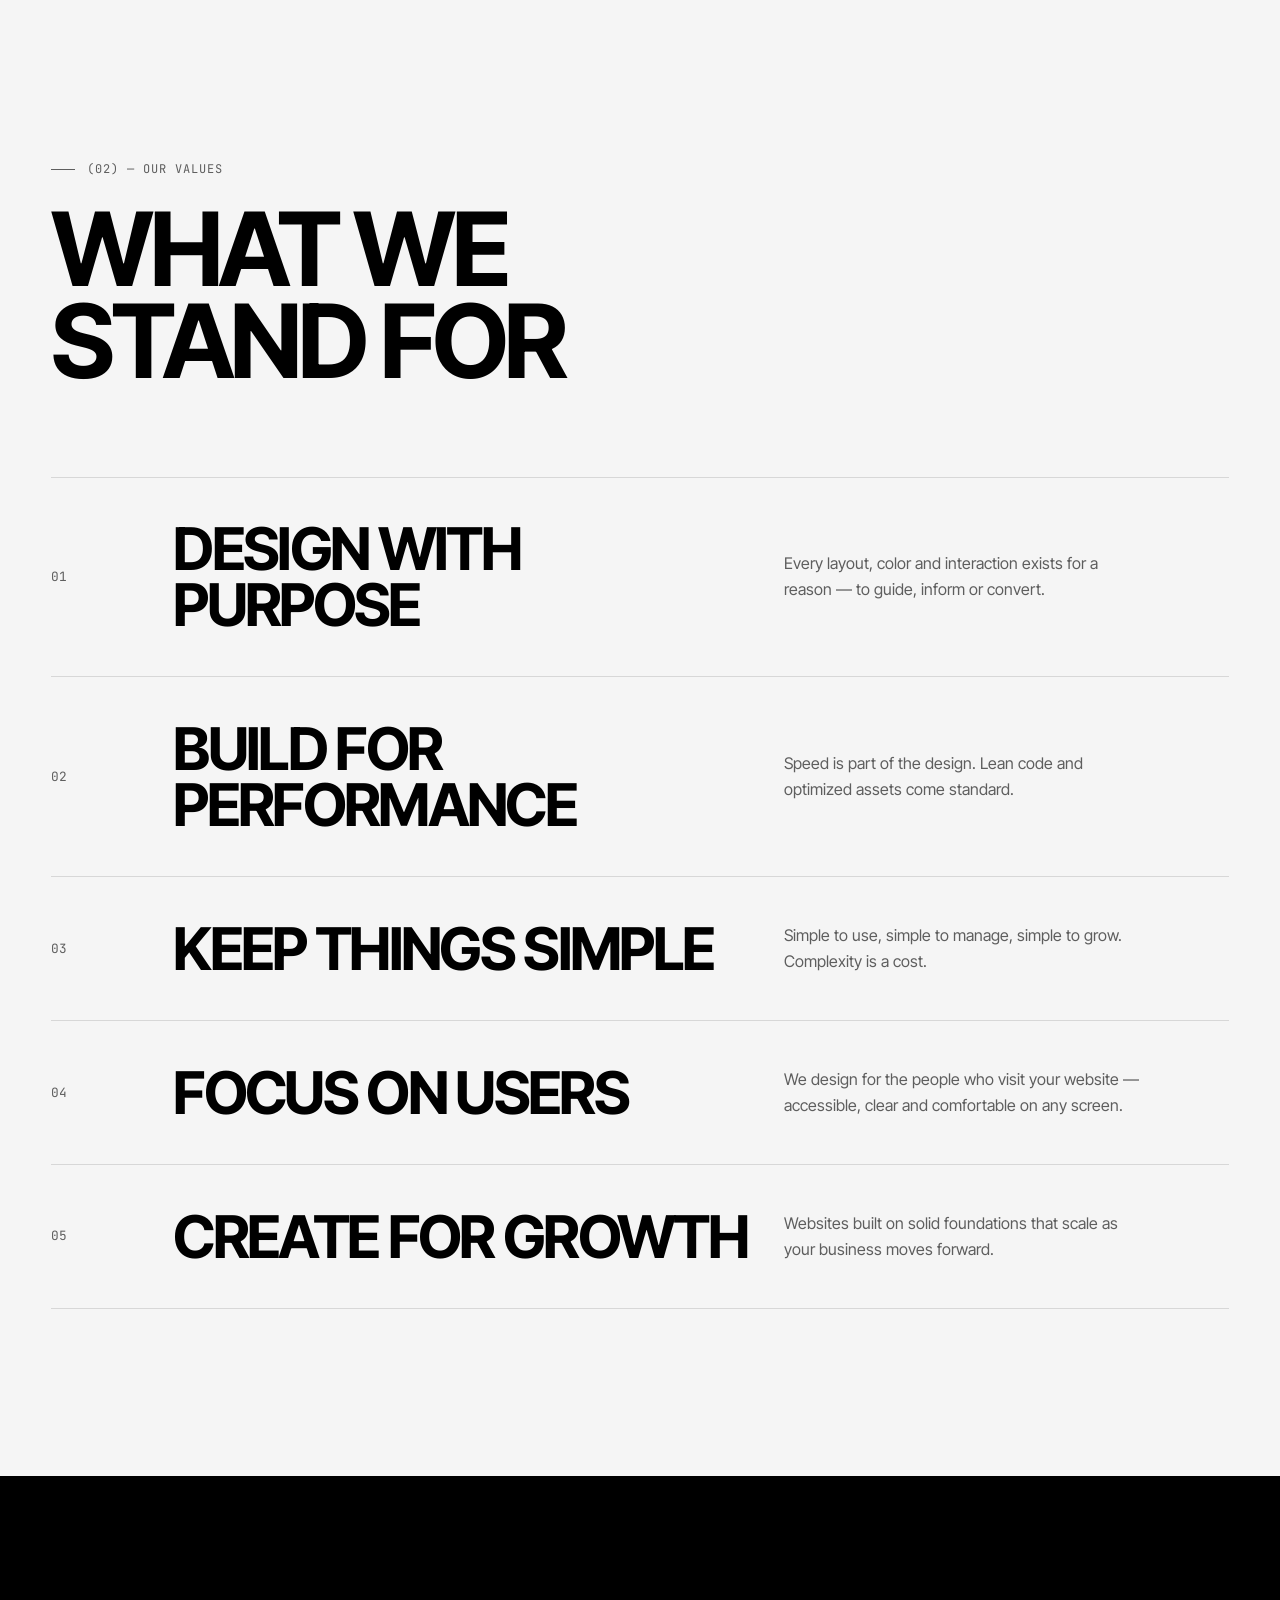
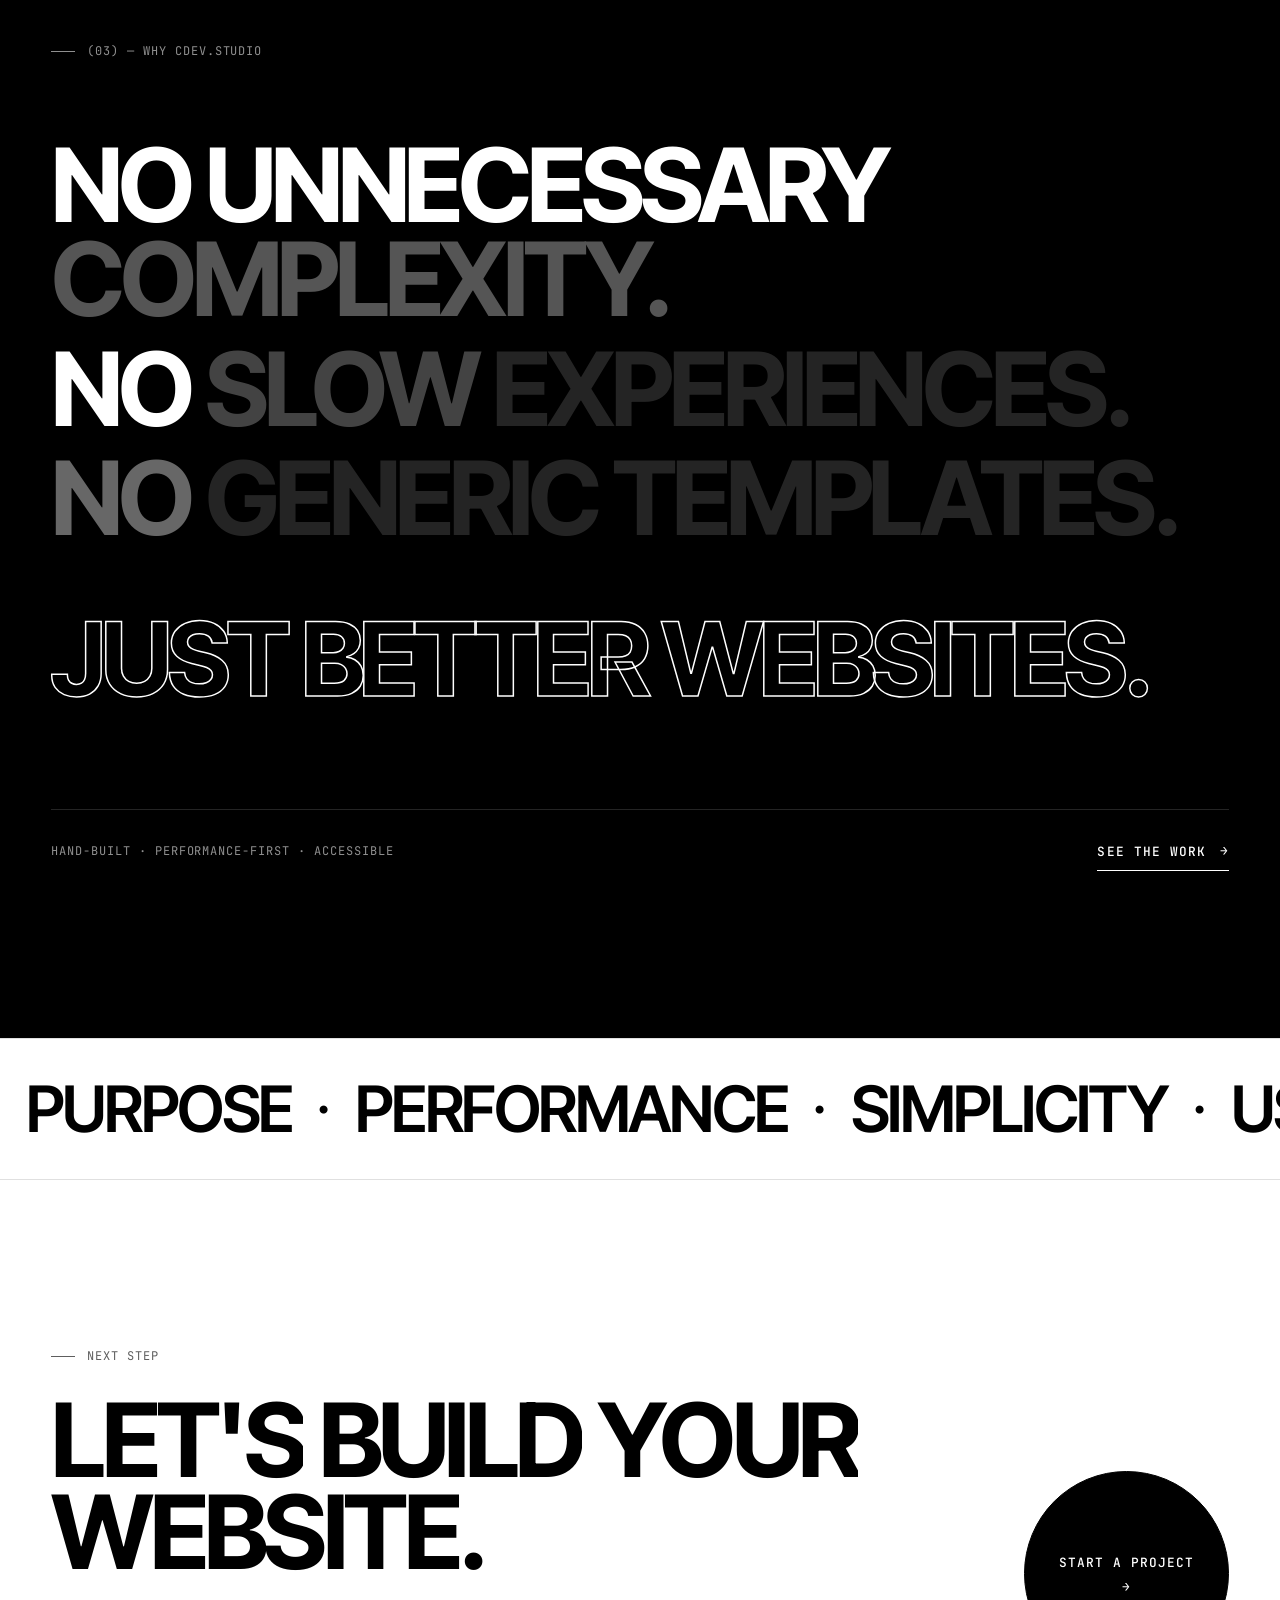
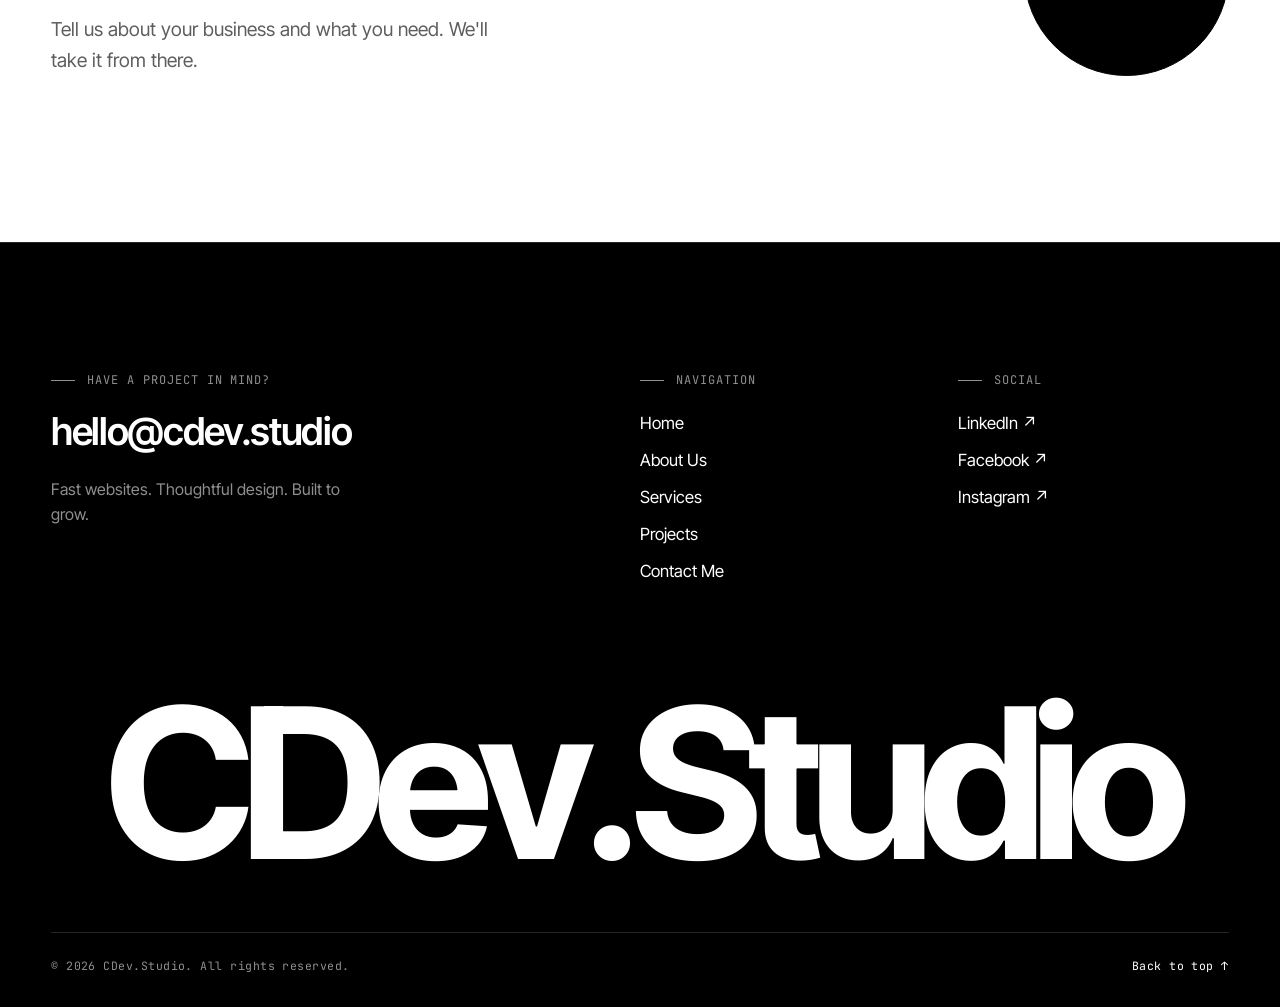
<file: about.html>
<!DOCTYPE html>
<html lang="en">
<head>
    <meta charset="UTF-8">
    <meta name="viewport" content="width=device-width, initial-scale=1">
    <title>About Us — CDev.Studio</title>
    <meta name="description" content="CDev.Studio is a web design and development studio focused on modern, lightweight, and effective digital experiences for businesses.">
    <meta name="theme-color" content="#000000">
    <meta property="og:type" content="website">
    <meta property="og:site_name" content="CDev.Studio">
    <meta property="og:title" content="About Us — CDev.Studio">
    <meta property="og:description" content="CDev.Studio is a web design and development studio focused on modern, lightweight, and effective digital experiences for businesses.">
    <meta property="og:image" content="assets/images/og-image.svg">
    <link rel="icon" href="assets/icons/favicon.svg" type="image/svg+xml">
    <link rel="preconnect" href="https://fonts.googleapis.com">
    <link rel="preconnect" href="https://fonts.gstatic.com" crossorigin>
    <link rel="stylesheet" href="https://fonts.googleapis.com/css2?family=Inter+Tight:wght@300;400;500;600;700;800&family=JetBrains+Mono:wght@400;500&display=swap">
    <link rel="stylesheet" href="css/style.css">
    <script>document.documentElement.classList.add("js");</script>
    <script src="js/script.js" defer></script>
</head>
<body class="page-about">
    <a class="skip-link" href="#main">Skip to content</a>

    <!-- Global chrome: page transition, scroll progress, custom cursor -->
    <div class="page-transition" aria-hidden="true"><span class="page-transition__logo">CDev.Studio</span></div>
    <div class="scroll-progress" aria-hidden="true"></div>
    <div class="cursor" aria-hidden="true">
        <span class="cursor__dot"></span>
        <span class="cursor__ring"><span class="cursor__label">View</span></span>
    </div>

    <!-- Header -->
    <header class="site-header">
        <div class="site-header__inner">
            <a href="index.html" class="logo" aria-label="CDev.Studio — Home">CDev<span class="logo__dot">.</span>Studio</a>
            <nav class="nav" aria-label="Primary">
                <ul class="nav__list">
                <li><a class="nav__link link-underline" href="index.html">Home</a></li>
                <li><a class="nav__link link-underline" href="about.html" aria-current="page">About Us</a></li>
                <li><a class="nav__link link-underline" href="services.html">Services</a></li>
                <li><a class="nav__link link-underline" href="projects.html">Projects</a></li>
                <li><a class="nav__link link-underline" href="contact.html">Contact Me</a></li>
                </ul>
            </nav>
            <a href="contact.html" class="nav__cta" data-magnetic="0.25">Start a project <span class="arrow" aria-hidden="true"><span>→</span><span>→</span></span></a>
            <button class="burger" type="button" aria-expanded="false" aria-controls="mobile-menu" aria-label="Open menu">
                <span></span><span></span>
            </button>
        </div>
    </header>

    <!-- Mobile menu -->
    <div class="mobile-menu" id="mobile-menu" aria-hidden="true">
        <nav aria-label="Mobile">
            <ul class="mobile-menu__list">
            <li><a class="mobile-menu__link" href="index.html">Home <small>01</small></a></li>
            <li><a class="mobile-menu__link" href="about.html" aria-current="page">About Us <small>02</small></a></li>
            <li><a class="mobile-menu__link" href="services.html">Services <small>03</small></a></li>
            <li><a class="mobile-menu__link" href="projects.html">Projects <small>04</small></a></li>
            <li><a class="mobile-menu__link" href="contact.html">Contact Me <small>05</small></a></li>
            </ul>
        </nav>
        <div class="mobile-menu__footer mono">
            <a href="mailto:hello@cdev.studio">hello@cdev.studio</a>
            <span>Fast websites. Thoughtful design.</span>
        </div>
    </div>

    <main id="main">

        <!-- ============ ABOUT HERO ============ -->
        <section class="page-hero" aria-labelledby="about-title">
            <div class="container">
                <div class="page-hero__top mono" data-load="fade">
                    <span>( About Us )</span>
                    <span>CDev.Studio — Independent web studio</span>
                </div>
                <h1 class="display-xl about-hero__title" id="about-title" data-load-lines>
                    <span class="line"><span>We design</span></span>
                    <span class="line"><span>digital <em class="outline">experiences</em></span></span>
                    <span class="line"><span>with purpose.</span></span>
                </h1>

                <div class="about-hero__intro">
                    <p class="eyebrow" data-reveal>Who we are</p>
                    <div>
                        <p class="about-hero__text" data-reveal>CDev.Studio is a web design and development studio focused on creating modern, lightweight, and effective digital experiences for businesses.</p>
                        <p class="lead muted" style="margin-top:32px;max-width:52ch" data-reveal>We work closely and directly with every client — no layers of account managers, no bloated processes. Just careful design, clean code, and websites that do their job.</p>
                    </div>
                </div>

                <dl class="facts">
                    <div class="fact" data-reveal style="--d:0"><dt>Discipline</dt><dd>Design + Development</dd></div>
                    <div class="fact" data-reveal style="--d:1"><dt>Stack</dt><dd>HTML · CSS · JS · WordPress</dd></div>
                    <div class="fact" data-reveal style="--d:2"><dt>Working model</dt><dd>Small studio, direct collaboration</dd></div>
                    <div class="fact" data-reveal style="--d:3"><dt>Clients</dt><dd>Local businesses to growing brands</dd></div>
                </dl>
            </div>
        </section>

        <!-- ============ TYPOGRAPHIC VISUAL ============ -->
        <div class="about-visual" aria-hidden="true">
            <div class="about-visual__grid" data-parallax="-0.12"></div>
            <div class="noise"></div>
            <p class="about-visual__text" data-parallax="0.08">
                <span>Purpose</span>
                <span>( over )</span>
                <span><em class="outline">Decoration</em></span>
            </p>
            <div class="about-visual__caption mono"><span>Fig. 01</span><span>Every pixel earns its place</span></div>
        </div>

        <!-- ============ APPROACH ============ -->
        <section class="section" aria-labelledby="approach-title">
            <div class="container approach__grid">
                <div class="approach__sticky">
                    <p class="eyebrow" data-reveal>(01) — Our approach</p>
                    <h2 class="display-lg approach__title" id="approach-title" data-reveal-lines>
                        <span class="line"><span>Simple.</span></span>
                        <span class="line"><span>Strategic.</span></span>
                        <span class="line"><span>Effective.</span></span>
                    </h2>
                </div>
                <div>
                    <p class="approach__lead" data-reveal>A website should do more than look good. Every page we create has a purpose — to explain, to build trust, to convert. Design decisions follow that purpose, not trends.</p>
                    <article class="approach-item" data-reveal>
                        <span class="approach-item__num">01</span>
                        <div>
                            <h3 class="approach-item__title">Simple</h3>
                            <p class="approach-item__text">We remove everything that doesn't help your visitor. Clear structure, focused messaging, and interfaces that feel effortless to use.</p>
                        </div>
                    </article>
                    <article class="approach-item" data-reveal>
                        <span class="approach-item__num">02</span>
                        <div>
                            <h3 class="approach-item__title">Strategic</h3>
                            <p class="approach-item__text">We start with your goals and your customers. Who needs to find you, what they need to know, and what you want them to do next.</p>
                        </div>
                    </article>
                    <article class="approach-item" data-reveal>
                        <span class="approach-item__num">03</span>
                        <div>
                            <h3 class="approach-item__title">Effective</h3>
                            <p class="approach-item__text">Fast load times, responsive layouts and solid technical foundations — so your website performs as well as it looks, on every device.</p>
                        </div>
                    </article>
                </div>
            </div>
        </section>

        <!-- ============ VALUES ============ -->
        <section class="section section--off" aria-labelledby="values-title">
            <div class="container">
                <header class="section-head">
                    <p class="eyebrow" data-reveal>(02) — Our values</p>
                    <h2 class="display-xl" id="values-title" data-reveal-lines>
                        <span class="line"><span>What we</span></span>
                        <span class="line"><span>stand for</span></span>
                    </h2>
                </header>
                <ol class="values__list">
                    <li class="value-row" data-reveal>
                        <span class="value-row__num">01</span>
                        <h3 class="value-row__title">Design with purpose</h3>
                        <p class="value-row__text">Every layout, color and interaction exists for a reason — to guide, inform or convert.</p>
                    </li>
                    <li class="value-row" data-reveal>
                        <span class="value-row__num">02</span>
                        <h3 class="value-row__title">Build for performance</h3>
                        <p class="value-row__text">Speed is part of the design. Lean code and optimized assets come standard.</p>
                    </li>
                    <li class="value-row" data-reveal>
                        <span class="value-row__num">03</span>
                        <h3 class="value-row__title">Keep things simple</h3>
                        <p class="value-row__text">Simple to use, simple to manage, simple to grow. Complexity is a cost.</p>
                    </li>
                    <li class="value-row" data-reveal>
                        <span class="value-row__num">04</span>
                        <h3 class="value-row__title">Focus on users</h3>
                        <p class="value-row__text">We design for the people who visit your website — accessible, clear and comfortable on any screen.</p>
                    </li>
                    <li class="value-row" data-reveal>
                        <span class="value-row__num">05</span>
                        <h3 class="value-row__title">Create for growth</h3>
                        <p class="value-row__text">Websites built on solid foundations that scale as your business moves forward.</p>
                    </li>
                </ol>
            </div>
        </section>

        <!-- ============ WHY CDEV.STUDIO ============ -->
        <section class="section section--dark" aria-labelledby="why-title">
            <div class="container">
                <p class="eyebrow" data-reveal id="why-title">(03) — Why CDev.Studio</p>
                <div class="why__list" style="margin-top:clamp(40px,6vw,88px)">
                    <p class="why__line" data-split="words" data-scrub>No unnecessary complexity.</p>
                    <p class="why__line" data-split="words" data-scrub>No slow experiences.</p>
                    <p class="why__line" data-split="words" data-scrub>No generic templates.</p>
                    <p class="why__line why__line--final" data-split="words" data-scrub>Just better websites.</p>
                </div>
                <div class="why__foot">
                    <p class="mono">Hand-built · Performance-first · Accessible</p>
                    <a href="projects.html" class="link-arrow" style="color:var(--white)">See the work <span class="arrow" aria-hidden="true"><span>→</span><span>→</span></span></a>
                </div>
            </div>
        </section>

        <!-- ============ MARQUEE ============ -->
        <div class="marquee marquee--reverse" aria-hidden="true">
            <div class="marquee__track">
                <div class="marquee__group">
                    <span class="marquee__item">Purpose</span><span class="marquee__sep">•</span>
                    <span class="marquee__item">Performance</span><span class="marquee__sep">•</span>
                    <span class="marquee__item">Simplicity</span><span class="marquee__sep">•</span>
                    <span class="marquee__item">Users</span><span class="marquee__sep">•</span>
                    <span class="marquee__item">Growth</span><span class="marquee__sep">•</span>
                </div>
                <div class="marquee__group">
                    <span class="marquee__item">Purpose</span><span class="marquee__sep">•</span>
                    <span class="marquee__item">Performance</span><span class="marquee__sep">•</span>
                    <span class="marquee__item">Simplicity</span><span class="marquee__sep">•</span>
                    <span class="marquee__item">Users</span><span class="marquee__sep">•</span>
                    <span class="marquee__item">Growth</span><span class="marquee__sep">•</span>
                </div>
            </div>
        </div>

        <!-- ============ CTA ============ -->
        <section class="section cta" aria-labelledby="about-cta">
            <div class="container cta__inner">
                <div>
                    <p class="eyebrow" data-reveal>Next step</p>
                    <h2 class="display-xl cta__title" id="about-cta" style="margin-top:28px" data-split="words">Let's build your website.</h2>
                    <p class="cta__text" data-reveal>Tell us about your business and what you need. We'll take it from there.</p>
                </div>
                <a href="contact.html" class="btn btn--solid btn--circle" data-magnetic="0.4" data-reveal="scale">Start a project <span class="arrow" aria-hidden="true"><span>→</span><span>→</span></span></a>
            </div>
        </section>
    </main>

    <!-- Footer -->
    <footer class="site-footer">
        <div class="container">
            <div class="footer__top">
                <div class="footer__intro">
                    <p class="eyebrow">Have a project in mind?</p>
                    <a href="mailto:hello@cdev.studio" class="footer__email link-underline">hello@cdev.studio</a>
                    <p class="footer__tagline">Fast websites. Thoughtful design. Built to grow.</p>
                </div>
                <nav class="footer__col" aria-label="Footer">
                    <p class="eyebrow">Navigation</p>
                    <ul>
                        <li><a class="link-underline" href="index.html">Home</a></li>
                        <li><a class="link-underline" href="about.html">About Us</a></li>
                        <li><a class="link-underline" href="services.html">Services</a></li>
                        <li><a class="link-underline" href="projects.html">Projects</a></li>
                        <li><a class="link-underline" href="contact.html">Contact Me</a></li>
                    </ul>
                </nav>
                <div class="footer__col">
                    <p class="eyebrow">Social</p>
                    <ul>
                        <li><a class="link-underline" href="https://www.linkedin.com/in/charle-fortulaso/" target="_blank" rel="noopener">LinkedIn ↗</a></li>
                        <li><a class="link-underline" href="https://www.facebook.com/charlelithe.fortulaso/" target="_blank" rel="noopener">Facebook ↗</a></li>
                        <li><a class="link-underline" href="https://www.instagram.com/" target="_blank" rel="noopener">Instagram ↗</a></li>
                    </ul>
                </div>
            </div>
            <a href="index.html" class="footer__wordmark" data-split="chars" data-proximity aria-label="CDev.Studio — Home">CDev.Studio</a>
            <div class="footer__bottom">
                <p>© 2026 CDev.Studio. All rights reserved.</p>
                <a href="#main" class="link-underline" data-back-top>Back to top ↑</a>
            </div>
        </div>
    </footer>

    <button class="back-to-top" type="button" aria-label="Back to top">
        <svg viewBox="0 0 52 52" aria-hidden="true"><circle class="ring-track" cx="26" cy="26" r="24"/><circle class="ring-progress" cx="26" cy="26" r="24"/></svg>
        <span class="back-to-top__arrow" aria-hidden="true">↑</span>
    </button>
</body>
</html>
</file>
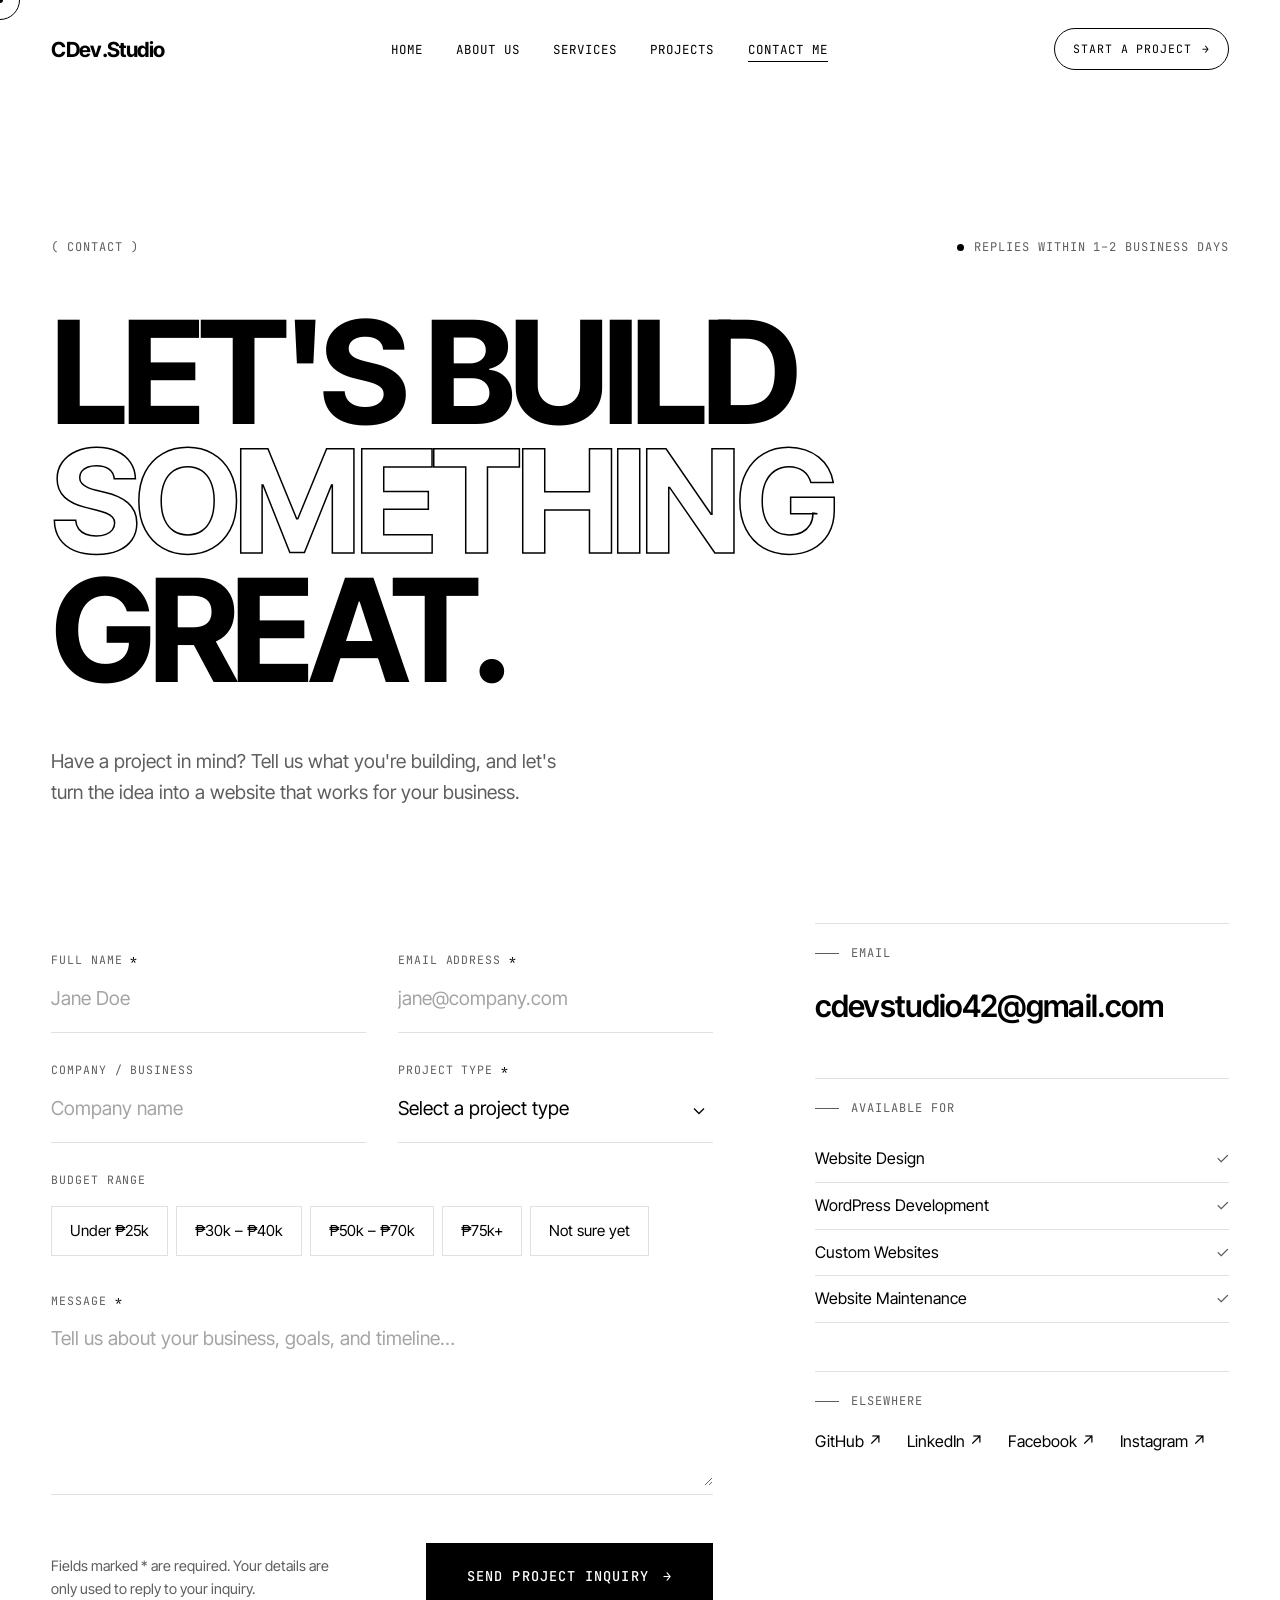
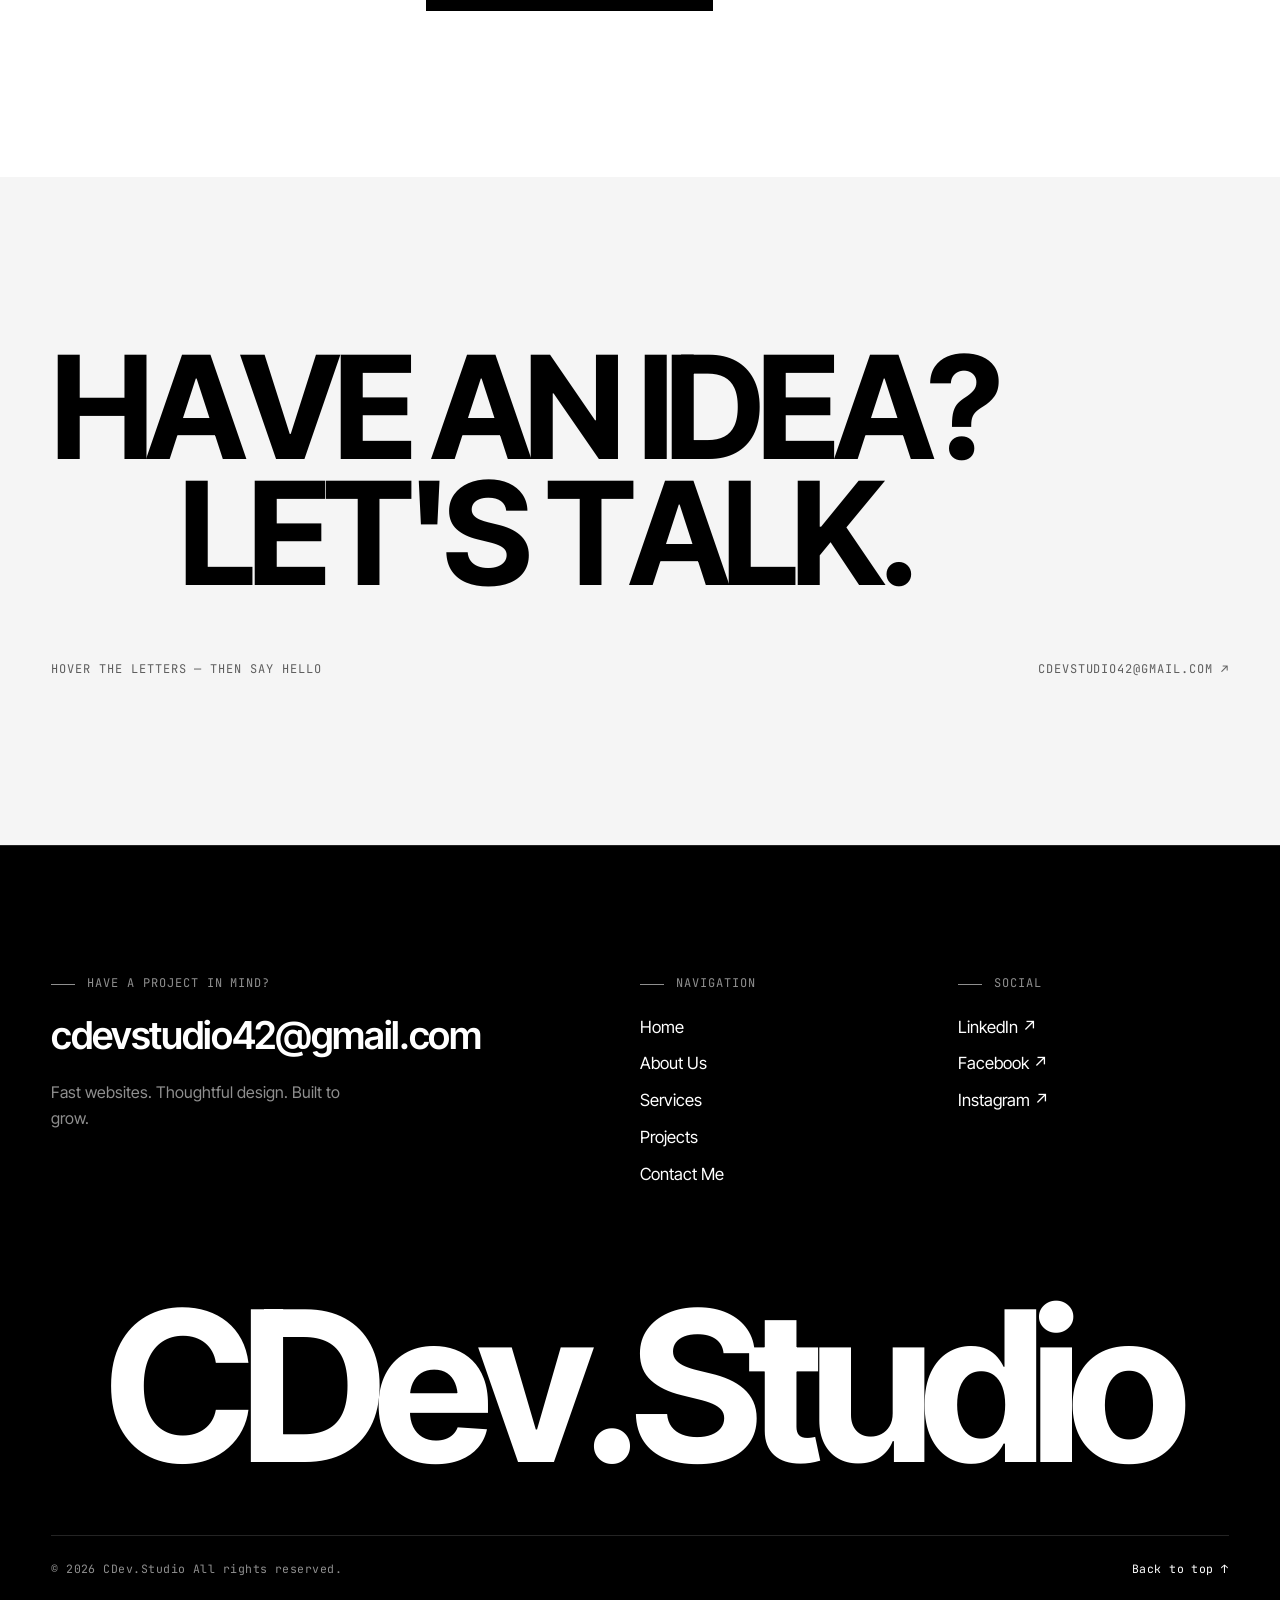
<file: contact.html>
<!DOCTYPE html>
<html lang="en">
<head>
    <meta charset="UTF-8">
    <meta name="viewport" content="width=device-width, initial-scale=1">
    <title>Contact — CDev.Studio</title>
    <meta name="description" content="Have a project in mind? Tell CDev.Studio what you're building and let's turn the idea into a website that works for your business.">
    <meta name="theme-color" content="#000000">
    <meta property="og:type" content="website">
    <meta property="og:site_name" content="CDev.Studio">
    <meta property="og:title" content="Contact — CDev.Studio">
    <meta property="og:description" content="Have a project in mind? Tell CDev.Studio what you're building and let's turn the idea into a website that works for your business.">
    <meta property="og:image" content="assets/images/og-image.svg">
    <link rel="icon" href="assets/icons/favicon.svg" type="image/svg+xml">
    <link rel="preconnect" href="https://fonts.googleapis.com">
    <link rel="preconnect" href="https://fonts.gstatic.com" crossorigin>
    <link rel="stylesheet" href="https://fonts.googleapis.com/css2?family=Inter+Tight:wght@300;400;500;600;700;800&family=JetBrains+Mono:wght@400;500&display=swap">
    <link rel="stylesheet" href="css/style.css">
    <script>document.documentElement.classList.add("js");</script>
    <script src="js/script.js" defer></script>
</head>
<body class="page-contact">
    <a class="skip-link" href="#main">Skip to content</a>

    <!-- Global chrome: page transition, scroll progress, custom cursor -->
    <div class="page-transition" aria-hidden="true"><span class="page-transition__logo">CDev.Studio</span></div>
    <div class="scroll-progress" aria-hidden="true"></div>
    <div class="cursor" aria-hidden="true">
        <span class="cursor__dot"></span>
        <span class="cursor__ring"><span class="cursor__label">View</span></span>
    </div>

    <!-- Header -->
    <header class="site-header">
        <div class="site-header__inner">
            <a href="index.html" class="logo" aria-label="CDev.Studio — Home">CDev<span class="logo__dot">.</span>Studio</a>
            <nav class="nav" aria-label="Primary">
                <ul class="nav__list">
                <li><a class="nav__link link-underline" href="index.html">Home</a></li>
                <li><a class="nav__link link-underline" href="about.html">About Us</a></li>
                <li><a class="nav__link link-underline" href="services.html">Services</a></li>
                <li><a class="nav__link link-underline" href="projects.html">Projects</a></li>
                <li><a class="nav__link link-underline" href="contact.html" aria-current="page">Contact Me</a></li>
                </ul>
            </nav>
            <a href="contact.html" class="nav__cta" data-magnetic="0.25">Start a project <span class="arrow" aria-hidden="true"><span>→</span><span>→</span></span></a>
            <button class="burger" type="button" aria-expanded="false" aria-controls="mobile-menu" aria-label="Open menu">
                <span></span><span></span>
            </button>
        </div>
    </header>

    <!-- Mobile menu -->
    <div class="mobile-menu" id="mobile-menu" aria-hidden="true">
        <nav aria-label="Mobile">
            <ul class="mobile-menu__list">
            <li><a class="mobile-menu__link" href="index.html">Home <small>01</small></a></li>
            <li><a class="mobile-menu__link" href="about.html">About Us <small>02</small></a></li>
            <li><a class="mobile-menu__link" href="services.html">Services <small>03</small></a></li>
            <li><a class="mobile-menu__link" href="projects.html">Projects <small>04</small></a></li>
            <li><a class="mobile-menu__link" href="contact.html" aria-current="page">Contact Me <small>05</small></a></li>
            </ul>
        </nav>
        <div class="mobile-menu__footer mono">
            <a href="mailto:hello@cdev.studio">hello@cdev.studio</a>
            <span>Fast websites. Thoughtful design.</span>
        </div>
    </div>

    <main id="main">

        <!-- ============ CONTACT HERO ============ -->
        <section class="page-hero" aria-labelledby="contact-title">
            <div class="container">
                <div class="page-hero__top mono" data-load="fade">
                    <span>( Contact )</span>
                    <span class="hero__status"><i class="status-dot" style="background:var(--black)"></i> Replies within 1–2 business days</span>
                </div>
                <h1 class="display-xxl contact-hero__title" id="contact-title" data-load-lines>
                    <span class="line"><span>Let's build</span></span>
                    <span class="line"><span><em class="outline">something</em></span></span>
                    <span class="line"><span>great.</span></span>
                </h1>
                <p class="contact-hero__lead" data-load style="--d:2">Have a project in mind? Tell us what you're building, and let's turn the idea into a website that works for your business.</p>
            </div>
        </section>

        <!-- ============ FORM + INFO ============ -->
        <section class="section" style="padding-top:0" aria-label="Project inquiry">
            <div class="container contact-grid">

                <!--
                    To receive submissions on a server, add data-endpoint="https://formspree.io/f/XXXX"
                    (or any form API). Without it, the form opens the visitor's email app pre-filled.
                -->
                <form class="form" id="contact-form" novalidate data-endpoint="" data-reveal>
                    <div class="field field--half">
                        <label class="field__label" for="name">Full Name <span class="req" aria-hidden="true">*</span></label>
                        <input class="field__input" type="text" id="name" name="name" autocomplete="name" placeholder="Jane Doe" required aria-describedby="name-error">
                        <span class="field__error" id="name-error" aria-live="polite"></span>
                    </div>
                    <div class="field field--half">
                        <label class="field__label" for="email">Email Address <span class="req" aria-hidden="true">*</span></label>
                        <input class="field__input" type="email" id="email" name="email" autocomplete="email" placeholder="jane@company.com" required aria-describedby="email-error">
                        <span class="field__error" id="email-error" aria-live="polite"></span>
                    </div>
                    <div class="field field--half">
                        <label class="field__label" for="company">Company / Business</label>
                        <input class="field__input" type="text" id="company" name="company" autocomplete="organization" placeholder="Company name">
                        <span class="field__error"></span>
                    </div>
                    <div class="field field--half">
                        <label class="field__label" for="type">Project Type <span class="req" aria-hidden="true">*</span></label>
                        <select class="field__input" id="type" name="type" required aria-describedby="type-error">
                            <option value="">Select a project type</option>
                            <option>Website Design</option>
                            <option>WordPress Development</option>
                            <option>Custom Website</option>
                            <option>Web Application</option>
                            <option>SEO Optimization</option>
                            <option>Hosting &amp; Maintenance</option>
                            <option>Not sure yet</option>
                        </select>
                        <span class="field__error" id="type-error" aria-live="polite"></span>
                    </div>

                    <fieldset class="field field--pills">
                        <legend class="field__label">Budget Range</legend>
                        <div class="pills">
                            <label class="pill"><input type="radio" name="budget" value="Under ₱20,000"><span>Under ₱25k</span></label>
                            <label class="pill"><input type="radio" name="budget" value="₱30,000 – ₱40,000"><span>₱30k – ₱40k</span></label>
                            <label class="pill"><input type="radio" name="budget" value="₱50,000 – ₱70,000"><span>₱50k – ₱70k</span></label>
                            <label class="pill"><input type="radio" name="budget" value="₱75,000+"><span>₱75k+</span></label>
                            <label class="pill"><input type="radio" name="budget" value="Not sure yet"><span>Not sure yet</span></label>
                        </div>
                    </fieldset>

                    <div class="field">
                        <label class="field__label" for="message">Message <span class="req" aria-hidden="true">*</span></label>
                        <textarea class="field__input" id="message" name="message" rows="5" placeholder="Tell us about your business, goals, and timeline…" required aria-describedby="message-error"></textarea>
                        <span class="field__error" id="message-error" aria-live="polite"></span>
                    </div>

                    <div class="form__foot">
                        <p class="form__note">Fields marked * are required. Your details are only used to reply to your inquiry.</p>
                        <button type="submit" class="btn btn--solid btn--lg" data-magnetic="0.2">Send project inquiry <span class="arrow" aria-hidden="true"><span>→</span><span>→</span></span></button>
                    </div>
                    <p class="form__status" role="status" aria-live="polite"></p>
                </form>

                <aside class="contact-aside" aria-label="Contact information">
                    <div class="contact-aside__block" data-reveal style="--d:1">
                        <p class="eyebrow">Email</p>
                        <a href="mailto:hello@cdev.studio" class="contact-aside__email link-underline">cdevstudio42@gmail.com</a>
                    </div>
                    <div class="contact-aside__block" data-reveal style="--d:2">
                        <p class="eyebrow">Available for</p>
                        <ul class="contact-aside__list">
                            <li>Website Design</li>
                            <li>WordPress Development</li>
                            <li>Custom Websites</li>
                            <li>Website Maintenance</li>
                        </ul>
                    </div>
                    <div class="contact-aside__block" data-reveal style="--d:3">
                        <p class="eyebrow">Elsewhere</p>
                        <div class="contact-aside__socials">
                            <a class="link-underline" href="https://github.com/" target="_blank" rel="noopener">GitHub ↗</a>
                            <a class="link-underline" href="https://www.linkedin.com/" target="_blank" rel="noopener">LinkedIn ↗</a>
                            <a class="link-underline" href="https://www.facebook.com/" target="_blank" rel="noopener">Facebook ↗</a>
                            <a class="link-underline" href="https://www.instagram.com/" target="_blank" rel="noopener">Instagram ↗</a>
                        </div>
                    </div>
                </aside>
            </div>
        </section>

        <!-- ============ INTERACTIVE TYPE ============ -->
        <section class="section section--off talk" aria-label="Email us">
            <div class="container">
                <a href="mailto:cdevstudio42@gmail.com" class="talk__link" data-proximity aria-label="Have an idea? Let's talk. Email cdevstudio42@gmail.com">
                    <span class="talk__line" data-split="chars">Have an idea?</span>
                    <span class="talk__line talk__line--alt" data-split="chars">Let's talk.</span>
                </a>
                <div class="talk__foot mono">
                    <span>Hover the letters — then say hello</span>
                    <span>cdevstudio42@gmail.com ↗</span>
                </div>
            </div>
        </section>
    </main>

    <!-- Footer -->
    <footer class="site-footer">
        <div class="container">
            <div class="footer__top">
                <div class="footer__intro">
                    <p class="eyebrow">Have a project in mind?</p>
                    <a href="mailto:cdevstudio42@gmail.com" class="footer__email link-underline">cdevstudio42@gmail.com</a>
                    <p class="footer__tagline">Fast websites. Thoughtful design. Built to grow.</p>
                </div>
                <nav class="footer__col" aria-label="Footer">
                    <p class="eyebrow">Navigation</p>
                    <ul>
                        <li><a class="link-underline" href="index.html">Home</a></li>
                        <li><a class="link-underline" href="about.html">About Us</a></li>
                        <li><a class="link-underline" href="services.html">Services</a></li>
                        <li><a class="link-underline" href="projects.html">Projects</a></li>
                        <li><a class="link-underline" href="contact.html">Contact Me</a></li>
                    </ul>
                </nav>
                <div class="footer__col">
                    <p class="eyebrow">Social</p>
                    <ul>
                        <li><a class="link-underline" href="https://www.linkedin.com/in/charle-fortulaso/" target="_blank" rel="noopener">LinkedIn ↗</a></li>
                        <li><a class="link-underline" href="https://www.facebook.com/charlelithe.fortulaso/" target="_blank" rel="noopener">Facebook ↗</a></li>
                        <li><a class="link-underline" href="https://www.instagram.com/" target="_blank" rel="noopener">Instagram ↗</a></li>
                    </ul>
                </div>
            </div>
            <a href="index.html" class="footer__wordmark" data-split="chars" data-proximity aria-label="CDev.Studio — Home">CDev.Studio</a>
            <div class="footer__bottom">
                <p>© 2026 CDev.Studio All rights reserved.</p>
                <a href="#main" class="link-underline" data-back-top>Back to top ↑</a>
            </div>
        </div>
    </footer>

    <button class="back-to-top" type="button" aria-label="Back to top">
        <svg viewBox="0 0 52 52" aria-hidden="true"><circle class="ring-track" cx="26" cy="26" r="24"/><circle class="ring-progress" cx="26" cy="26" r="24"/></svg>
        <span class="back-to-top__arrow" aria-hidden="true">↑</span>
    </button>
</body>
</html>
</file>
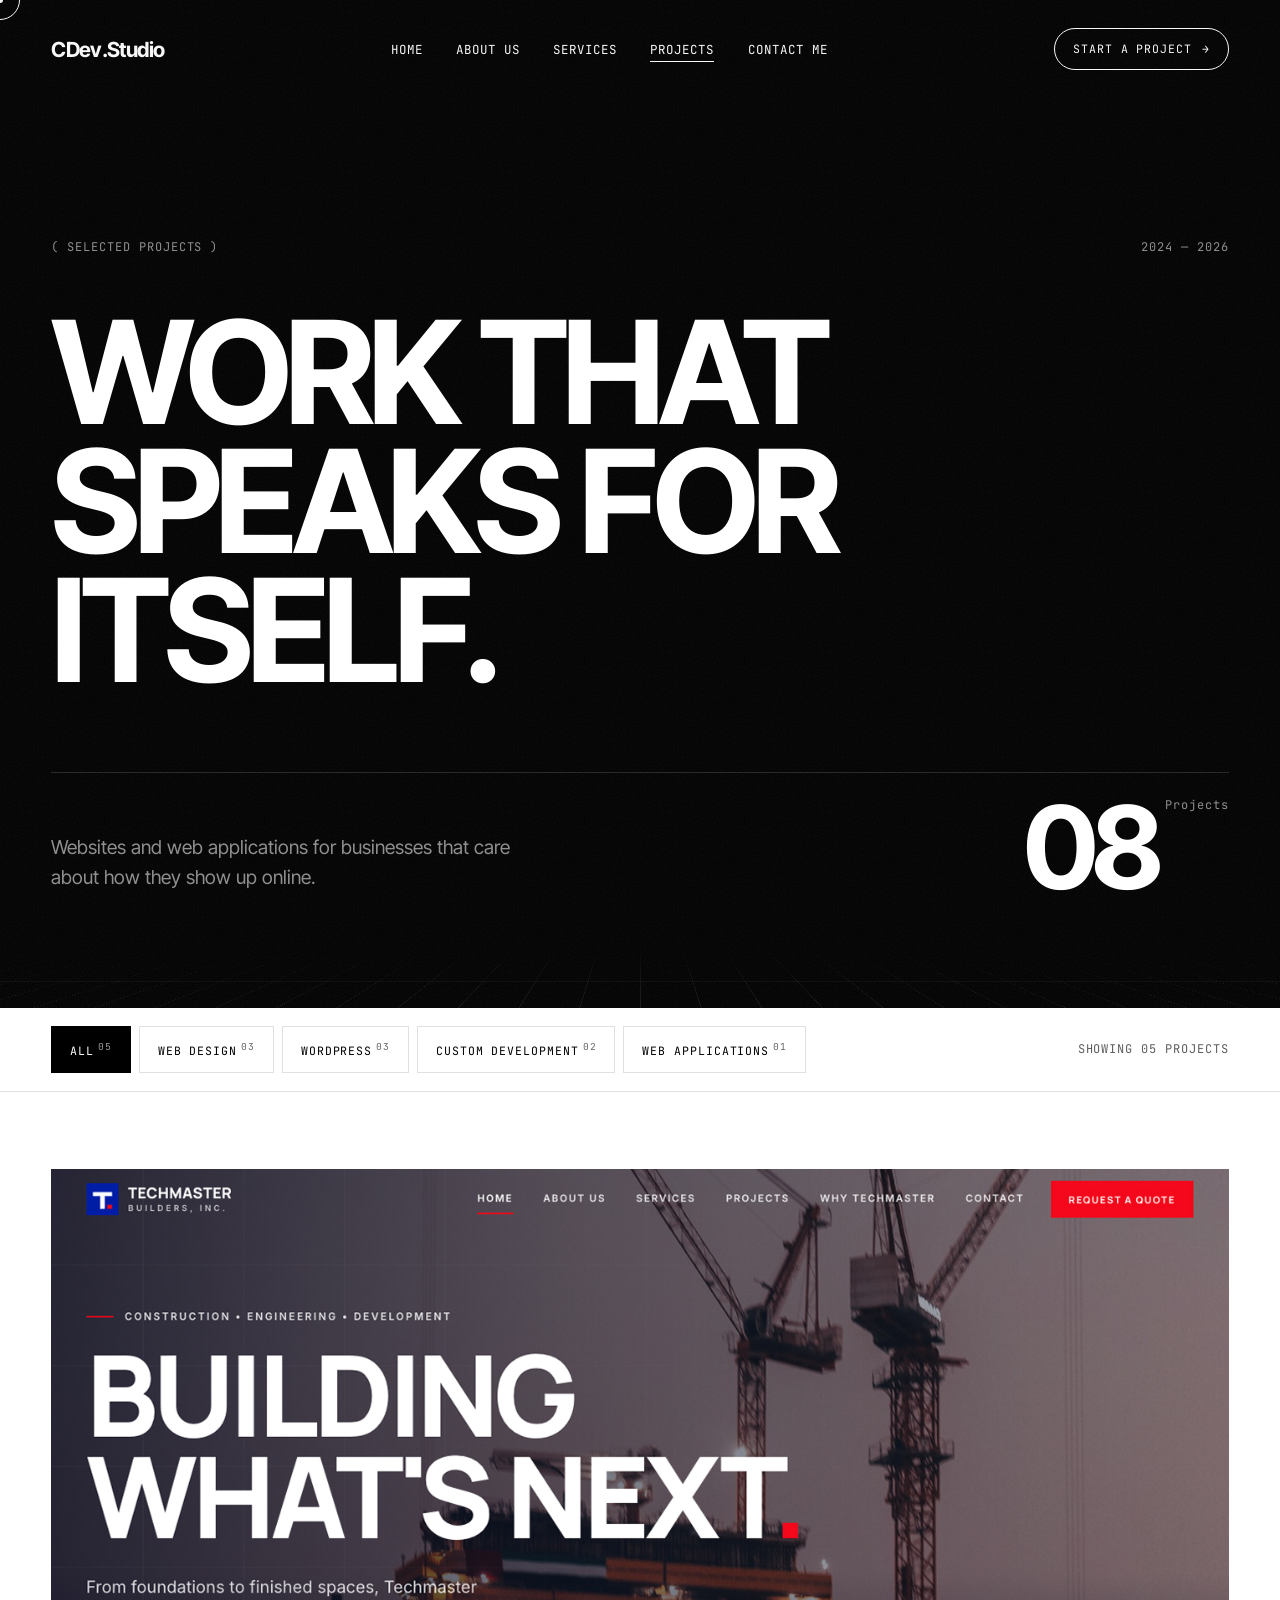
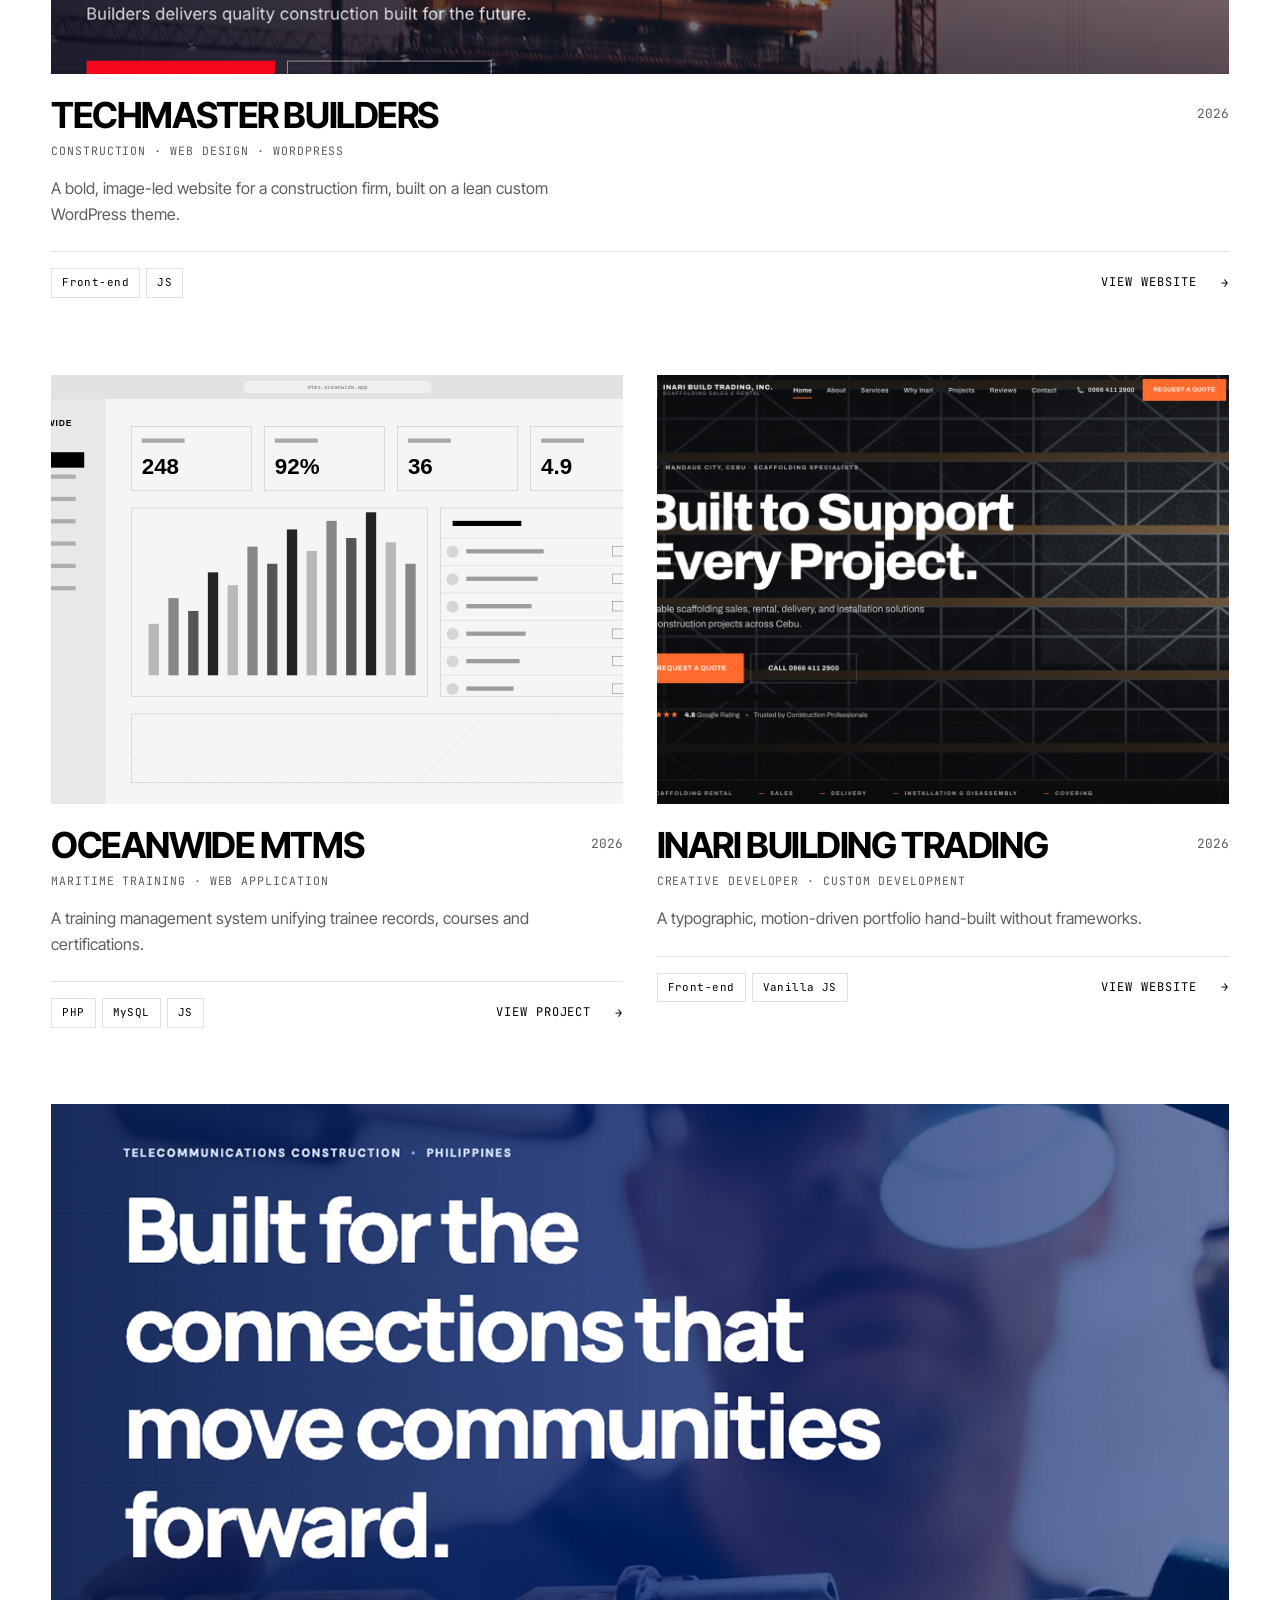
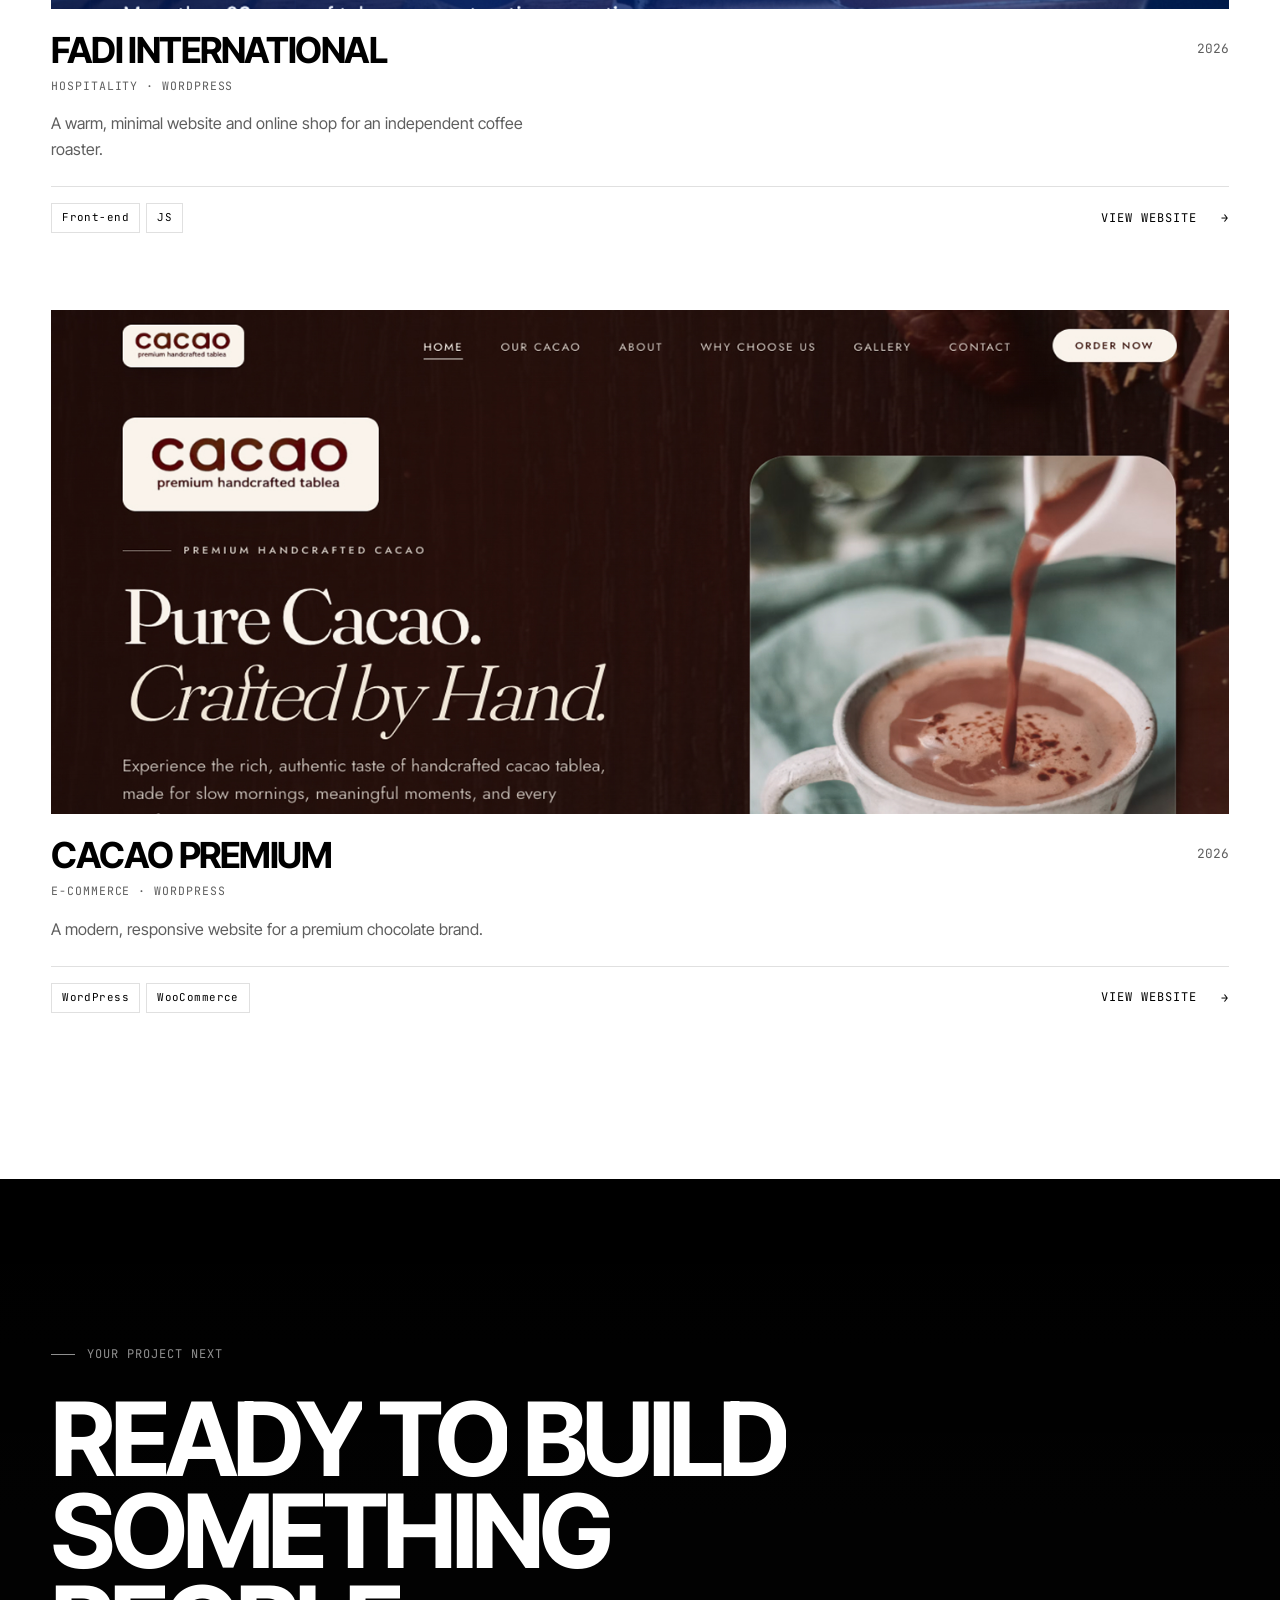
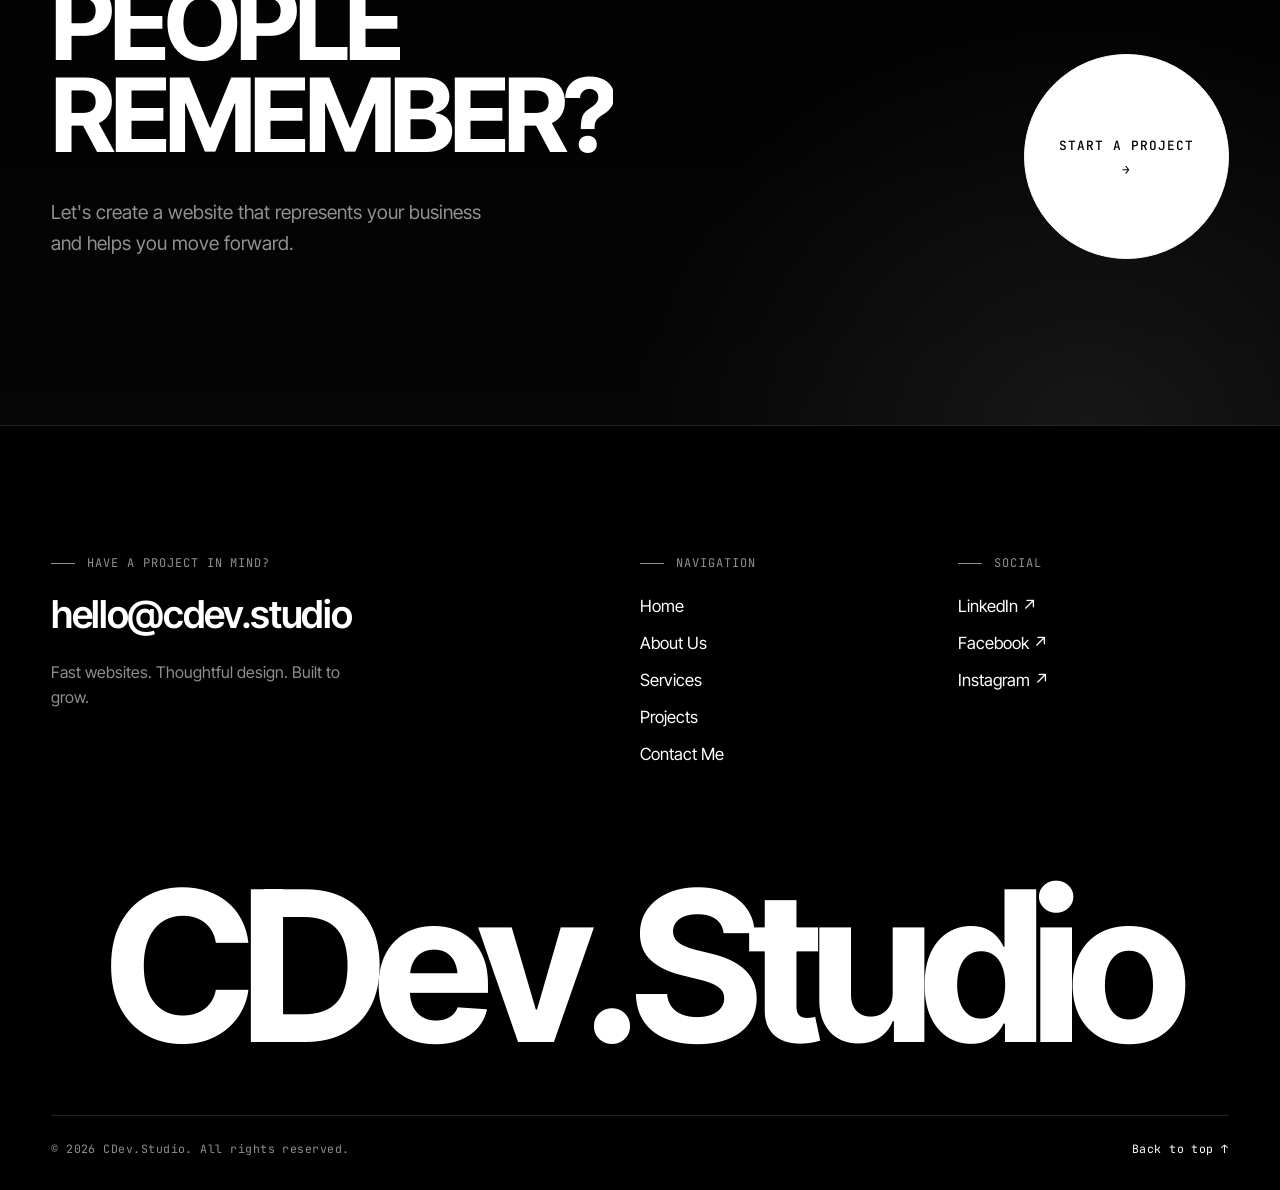
<file: projects.html>
<!DOCTYPE html>
<html lang="en">
<head>
    <meta charset="UTF-8">
    <meta name="viewport" content="width=device-width, initial-scale=1">
    <title>Projects — CDev.Studio</title>
    <meta name="description" content="Selected work by CDev.Studio: websites and web applications for construction, maritime, hospitality, legal and more.">
    <meta name="theme-color" content="#000000">
    <meta property="og:type" content="website">
    <meta property="og:site_name" content="CDev.Studio">
    <meta property="og:title" content="Projects — CDev.Studio">
    <meta property="og:description" content="Selected work by CDev.Studio: websites and web applications for construction, maritime, hospitality, legal and more.">
    <meta property="og:image" content="assets/images/og-image.svg">
    <link rel="icon" href="assets/icons/favicon.svg" type="image/svg+xml">
    <link rel="preconnect" href="https://fonts.googleapis.com">
    <link rel="preconnect" href="https://fonts.gstatic.com" crossorigin>
    <link rel="stylesheet" href="https://fonts.googleapis.com/css2?family=Inter+Tight:wght@300;400;500;600;700;800&family=JetBrains+Mono:wght@400;500&display=swap">
    <link rel="stylesheet" href="css/style.css">
    <script>document.documentElement.classList.add("js");</script>
    <script src="js/script.js" defer></script>
</head>
<body class="page-projects">
    <a class="skip-link" href="#main">Skip to content</a>

    <!-- Global chrome: page transition, scroll progress, custom cursor -->
    <div class="page-transition" aria-hidden="true"><span class="page-transition__logo">CDev.Studio</span></div>
    <div class="scroll-progress" aria-hidden="true"></div>
    <div class="cursor" aria-hidden="true">
        <span class="cursor__dot"></span>
        <span class="cursor__ring"><span class="cursor__label">View</span></span>
    </div>

    <!-- Header -->
    <header class="site-header">
        <div class="site-header__inner">
            <a href="index.html" class="logo" aria-label="CDev.Studio — Home">CDev<span class="logo__dot">.</span>Studio</a>
            <nav class="nav" aria-label="Primary">
                <ul class="nav__list">
                <li><a class="nav__link link-underline" href="index.html">Home</a></li>
                <li><a class="nav__link link-underline" href="about.html">About Us</a></li>
                <li><a class="nav__link link-underline" href="services.html">Services</a></li>
                <li><a class="nav__link link-underline" href="projects.html" aria-current="page">Projects</a></li>
                <li><a class="nav__link link-underline" href="contact.html">Contact Me</a></li>
                </ul>
            </nav>
            <a href="contact.html" class="nav__cta" data-magnetic="0.25">Start a project <span class="arrow" aria-hidden="true"><span>→</span><span>→</span></span></a>
            <button class="burger" type="button" aria-expanded="false" aria-controls="mobile-menu" aria-label="Open menu">
                <span></span><span></span>
            </button>
        </div>
    </header>

    <!-- Mobile menu -->
    <div class="mobile-menu" id="mobile-menu" aria-hidden="true">
        <nav aria-label="Mobile">
            <ul class="mobile-menu__list">
            <li><a class="mobile-menu__link" href="index.html">Home <small>01</small></a></li>
            <li><a class="mobile-menu__link" href="about.html">About Us <small>02</small></a></li>
            <li><a class="mobile-menu__link" href="services.html">Services <small>03</small></a></li>
            <li><a class="mobile-menu__link" href="projects.html" aria-current="page">Projects <small>04</small></a></li>
            <li><a class="mobile-menu__link" href="contact.html">Contact Me <small>05</small></a></li>
            </ul>
        </nav>
        <div class="mobile-menu__footer mono">
            <a href="mailto:hello@cdev.studio">hello@cdev.studio</a>
            <span>Fast websites. Thoughtful design.</span>
        </div>
    </div>

    <main id="main">

        <!-- ============ PROJECTS HERO ============ -->
        <section class="page-hero section--dark projects-hero" aria-labelledby="projects-title">
            <div class="hero__bg" aria-hidden="true" style="position:absolute;inset:0"><div class="hero__grid"></div><div class="noise"></div></div>
            <div class="container">
                <div class="page-hero__top mono" data-load="fade">
                    <span>( Selected projects )</span>
                    <span>2024 — 2026</span>
                </div>
                <h1 class="display-xxl" id="projects-title" data-load-lines>
                    <span class="line"><span>Work that</span></span>
                    <span class="line"><span>speaks for</span></span>
                    <span class="line"><span>itself.</span></span>
                </h1>
                <div class="projects-hero__foot" data-load style="--d:2">
                    <p>Websites and web applications for businesses that care about how they show up online.</p>
                    <span class="projects-hero__count" aria-label="8 projects">08<sup>Projects</sup></span>
                </div>
            </div>
        </section>

        <!-- ============ FILTERS ============ -->
        <div class="filters">
            <div class="container filters__inner">
                <div class="filters__list" role="group" aria-label="Filter projects by category">
                        <button type="button" class="filter-btn" data-filter="all" aria-pressed="true">All</button>
                        <button type="button" class="filter-btn" data-filter="web-design" aria-pressed="false">Web Design</button>
                        <button type="button" class="filter-btn" data-filter="wordpress" aria-pressed="false">WordPress</button>
                        <button type="button" class="filter-btn" data-filter="custom" aria-pressed="false">Custom Development</button>
                        <button type="button" class="filter-btn" data-filter="web-app" aria-pressed="false">Web Applications</button>
                </div>
                <p class="filters__status mono" aria-live="polite">Showing 08 projects</p>
            </div>
        </div>

        <!-- ============ GALLERY ============ -->
        <section class="section gallery-section" aria-label="Project gallery">
            <div class="container">
                <div class="gallery">
                    <article class="project-card" data-id="techmaster" data-categories="web-design wordpress" data-cursor="project" data-cursor-label="Open">
                        <div class="project-card__media">
                            <img src="assets/images/techmaster-web.jpg" alt="Techmaster Builders website design" width="1600" height="1000" loading="eager" decoding="async">
                            <div class="project-card__overlay" aria-hidden="true">
                                <span class="mono">View Website</span>
                                <span class="project-card__arrow">→</span>
                            </div>
                        </div>
                        <div class="project-card__info">
                            <h2 class="project-card__title">Techmaster Builders</h2>
                            <span class="project-card__year">2026</span>
                            <p class="project-card__cat">Construction · Web Design · WordPress</p>
                            <p class="project-card__desc">A bold, image-led website for a construction firm, built on a lean custom WordPress theme.</p>
                            <div class="project-card__foot">
                                <div class="tags" aria-label="Technology"><span class="tag">Front-end</span><span class="tag">JS</span></div>
                                <a href="https://techmasterbuild.charlelithefortulaso.workers.dev/" target="_blank" rel="noopener" class="project-card__open">View website<span class="visually-hidden">: Techmaster Builders</span> <span class="arrow" aria-hidden="true"><span>→</span><span>→</span></span></a>
                            </div>
                        </div>
                    </article>
                    <article class="project-card" data-id="oceanwide" data-categories="custom web-app" data-cursor="project" data-cursor-label="Open">
                        <div class="project-card__media">
                            <img src="assets/images/oceanwide.svg" alt="Oceanwide MTMS website design" width="1600" height="1000" loading="lazy" decoding="async">
                            <div class="project-card__overlay" aria-hidden="true">
                                <span class="mono">View Website</span>
                                <span class="project-card__arrow">→</span>
                            </div>
                        </div>
                        <div class="project-card__info">
                            <h2 class="project-card__title">Oceanwide MTMS</h2>
                            <span class="project-card__year">2026</span>
                            <p class="project-card__cat">Maritime Training · Web Application</p>
                            <p class="project-card__desc">A training management system unifying trainee records, courses and certifications.</p>
                            <div class="project-card__foot">
                                <div class="tags" aria-label="Technology"><span class="tag">PHP</span><span class="tag">MySQL</span><span class="tag">JS</span></div>
                                <button type="button" class="project-card__open" aria-haspopup="dialog">View project<span class="visually-hidden">: Oceanwide MTMS</span> <span class="arrow" aria-hidden="true"><span>→</span><span>→</span></span></button>
                            </div>
                        </div>
                    </article>
                    <article class="project-card" data-id="cdev-portfolio" data-categories="web-design custom" data-cursor="project" data-cursor-label="Open">
                        <div class="project-card__media">
                            <img src="assets/images/inari-web.jpg" alt="Inari Building Traiding Design" width="1600" height="1000" loading="lazy" decoding="async">
                            <div class="project-card__overlay" aria-hidden="true">
                                <span class="mono">View Website</span>
                                <span class="project-card__arrow">→</span>
                            </div>
                        </div>
                        <div class="project-card__info">
                            <h2 class="project-card__title">Inari Building Trading</h2>
                            <span class="project-card__year">2026</span>
                            <p class="project-card__cat">Creative Developer · Custom Development</p>
                            <p class="project-card__desc">A typographic, motion-driven portfolio hand-built without frameworks.</p>
                            <div class="project-card__foot">
                                <div class="tags" aria-label="Technology"><span class="tag">Front-end</span><span class="tag">Vanilla JS</span></div>
                                <a href="https://inaribuildtraiding.charlelithefortulaso.workers.dev/" target="_blank" rel="noopener" class="project-card__open">View website<span class="visually-hidden">: Inari Building Trading</span> <span class="arrow" aria-hidden="true"><span>→</span><span>→</span></span></a>
                            </div>
                        </div>
                    </article>
                    <article class="project-card" data-id="northline" data-categories="web-design wordpress" data-cursor="project" data-cursor-label="Open">
                        <div class="project-card__media">
                            <img src="assets/images/fadi-web.jpg" alt="Fadi International website design" width="1600" height="1000" loading="lazy" decoding="async">
                            <div class="project-card__overlay" aria-hidden="true">
                                <span class="mono">View Website</span>
                                <span class="project-card__arrow">→</span>
                            </div>
                        </div>
                        <div class="project-card__info">
                            <h2 class="project-card__title">Fadi International</h2>
                            <span class="project-card__year">2026</span>
                            <p class="project-card__cat">Hospitality · WordPress</p>
                            <p class="project-card__desc">A warm, minimal website and online shop for an independent coffee roaster.</p>
                            <div class="project-card__foot">
                                <div class="tags" aria-label="Technology"><span class="tag">Front-end</span><span class="tag">JS</span></div>
                                <a href="https://fadiwebsite.charlelithefortulaso.workers.dev/" target="_blank" rel="noopener" class="project-card__open">View website<span class="visually-hidden">: Fadi International</span> <span class="arrow" aria-hidden="true"><span>→</span><span>→</span></span></a>
                            </div>
                        </div>
                    </article>
                    <article class="project-card" data-id="atlas" data-categories="wordpress" data-cursor="project" data-cursor-label="Open">
                        <div class="project-card__media">
                            <img src="assets/images/cacao-web.jpg" alt="Cacao Premium website design" width="1600" height="1000" loading="lazy" decoding="async">
                            <div class="project-card__overlay" aria-hidden="true">
                                <span class="mono">View Website</span>
                                <span class="project-card__arrow">→</span>
                            </div>
                        </div>
                        <div class="project-card__info">
                            <h2 class="project-card__title">Cacao Premium</h2>
                            <span class="project-card__year">2026</span>
                            <p class="project-card__cat">E-commerce · WordPress</p>
                            <p class="project-card__desc">A modern, responsive website for a premium chocolate brand.</p>
                            <div class="project-card__foot">
                                <div class="tags" aria-label="Technology"><span class="tag">WordPress</span><span class="tag">WooCommerce</span></div>
                                <a href="https://cacaopremium.charlelithefortulaso.workers.dev/" target="_blank" rel="noopener" class="project-card__open">View website<span class="visually-hidden">: Cacao Premium</span> <span class="arrow" aria-hidden="true"><span>→</span><span>→</span></span></a>
                            </div>
                        </div>
                    </article>
                    <!--- 
                    <article class="project-card" data-id="pulse" data-categories="web-app custom" data-cursor="project" data-cursor-label="Open">
                        <div class="project-card__media">
                            <img src="assets/images/pulse.svg" alt="Pulse Clinic Booking website design" width="1600" height="1000" loading="lazy" decoding="async">
                            <div class="project-card__overlay" aria-hidden="true">
                                <span class="mono">View Website</span>
                                <span class="project-card__arrow">→</span>
                            </div>
                        </div>
                        <div class="project-card__info">
                            <h2 class="project-card__title">Pulse Clinic Booking</h2>
                            <span class="project-card__year">2026</span>
                            <p class="project-card__cat">Healthcare · Web Application</p>
                            <p class="project-card__desc">A mobile-first booking app with practitioner availability and a staff dashboard.</p>
                            <div class="project-card__foot">
                                <div class="tags" aria-label="Technology"><span class="tag">JavaScript</span><span class="tag">Node.js</span><span class="tag">REST</span></div>
                                <button type="button" class="project-card__open" aria-haspopup="dialog">View project<span class="visually-hidden">: Pulse Clinic Booking</span> <span class="arrow" aria-hidden="true"><span>→</span><span>→</span></span></button>
                            </div>
                        </div>
                    </article>
                    <article class="project-card" data-id="meridian" data-categories="web-design custom" data-cursor="project" data-cursor-label="Open">
                        <div class="project-card__media">
                            <img src="assets/images/meridian.svg" alt="Meridian Realty website design" width="1600" height="1000" loading="lazy" decoding="async">
                            <div class="project-card__overlay" aria-hidden="true">
                                <span class="mono">View Website</span>
                                <span class="project-card__arrow">→</span>
                            </div>
                        </div>
                        <div class="project-card__info">
                            <h2 class="project-card__title">Meridian Realty</h2>
                            <span class="project-card__year">2025</span>
                            <p class="project-card__cat">Real Estate · Custom Development</p>
                            <p class="project-card__desc">A fast property showcase with instant filtering and responsive galleries.</p>
                            <div class="project-card__foot">
                                <div class="tags" aria-label="Technology"><span class="tag">HTML</span><span class="tag">CSS</span><span class="tag">JS</span></div>
                                <button type="button" class="project-card__open" aria-haspopup="dialog">View project<span class="visually-hidden">: Meridian Realty</span> <span class="arrow" aria-hidden="true"><span>→</span><span>→</span></span></button>
                            </div>
                        </div>
                    </article>
                    <article class="project-card" data-id="forma" data-categories="web-design" data-cursor="project" data-cursor-label="Open">
                        <div class="project-card__media">
                            <img src="assets/images/forma.svg" alt="Forma Studio website design" width="1600" height="1000" loading="lazy" decoding="async">
                            <div class="project-card__overlay" aria-hidden="true">
                                <span class="mono">View Website</span>
                                <span class="project-card__arrow">→</span>
                            </div>
                        </div>
                        <div class="project-card__info">
                            <h2 class="project-card__title">Forma Studio</h2>
                            <span class="project-card__year">2024</span>
                            <p class="project-card__cat">Architecture · Web Design</p>
                            <p class="project-card__desc">A gallery-like website for an architecture practice where the work speaks first.</p>
                            <div class="project-card__foot">
                                <div class="tags" aria-label="Technology"><span class="tag">Figma</span><span class="tag">HTML</span><span class="tag">CSS</span></div>
                                <button type="button" class="project-card__open" aria-haspopup="dialog">View project<span class="visually-hidden">: Forma Studio</span> <span class="arrow" aria-hidden="true"><span>→</span><span>→</span></span></button>
                            </div>
                        </div>
                    </article>

                    -->
                </div>
            </div>
        </section>

        <!-- ============ CTA ============ -->
        <section class="section section--dark cta" aria-labelledby="projects-cta">
            <div class="cta__bg" aria-hidden="true"></div>
            <div class="container cta__inner">
                <div>
                    <p class="eyebrow" data-reveal>Your project next</p>
                    <h2 class="display-xl cta__title" id="projects-cta" style="margin-top:28px" data-split="words">Ready to build something people remember?</h2>
                    <p class="cta__text" data-reveal>Let's create a website that represents your business and helps you move forward.</p>
                </div>
                <a href="contact.html" class="btn btn--light btn--circle" data-magnetic="0.4" data-reveal="scale">Start a project <span class="arrow" aria-hidden="true"><span>→</span><span>→</span></span></a>
            </div>
        </section>
    </main>

    <!-- ============ PROJECT MODAL (content injected by js/script.js) ============ -->
    <dialog class="modal" id="project-modal" aria-labelledby="modal-title">
        <div class="modal__scroll">
            <div class="modal__bar">
                <span class="mono">Case study — <span class="modal__label">01 / 08</span></span>
                <button type="button" class="modal__close">Close <span class="modal__close-x" aria-hidden="true">✕</span></button>
            </div>
            <div class="modal__content"></div>
        </div>
    </dialog>

    <!-- Footer -->
    <footer class="site-footer">
        <div class="container">
            <div class="footer__top">
                <div class="footer__intro">
                    <p class="eyebrow">Have a project in mind?</p>
                    <a href="mailto:hello@cdev.studio" class="footer__email link-underline">hello@cdev.studio</a>
                    <p class="footer__tagline">Fast websites. Thoughtful design. Built to grow.</p>
                </div>
                <nav class="footer__col" aria-label="Footer">
                    <p class="eyebrow">Navigation</p>
                    <ul>
                        <li><a class="link-underline" href="index.html">Home</a></li>
                        <li><a class="link-underline" href="about.html">About Us</a></li>
                        <li><a class="link-underline" href="services.html">Services</a></li>
                        <li><a class="link-underline" href="projects.html">Projects</a></li>
                        <li><a class="link-underline" href="contact.html">Contact Me</a></li>
                    </ul>
                </nav>
                <div class="footer__col">
                    <p class="eyebrow">Social</p>
                    <ul>
                        <li><a class="link-underline" href="https://www.linkedin.com/in/charle-fortulaso/" target="_blank" rel="noopener">LinkedIn ↗</a></li>
                        <li><a class="link-underline" href="https://www.facebook.com/charlelithe.fortulaso/" target="_blank" rel="noopener">Facebook ↗</a></li>
                        <li><a class="link-underline" href="https://www.instagram.com/" target="_blank" rel="noopener">Instagram ↗</a></li>
                    </ul>
                </div>
            </div>
            <a href="index.html" class="footer__wordmark" data-split="chars" data-proximity aria-label="CDev.Studio — Home">CDev.Studio</a>
            <div class="footer__bottom">
                <p>© 2026 CDev.Studio. All rights reserved.</p>
                <a href="#main" class="link-underline" data-back-top>Back to top ↑</a>
            </div>
        </div>
    </footer>

    <button class="back-to-top" type="button" aria-label="Back to top">
        <svg viewBox="0 0 52 52" aria-hidden="true"><circle class="ring-track" cx="26" cy="26" r="24"/><circle class="ring-progress" cx="26" cy="26" r="24"/></svg>
        <span class="back-to-top__arrow" aria-hidden="true">↑</span>
    </button>
</body>
</html>
</file>
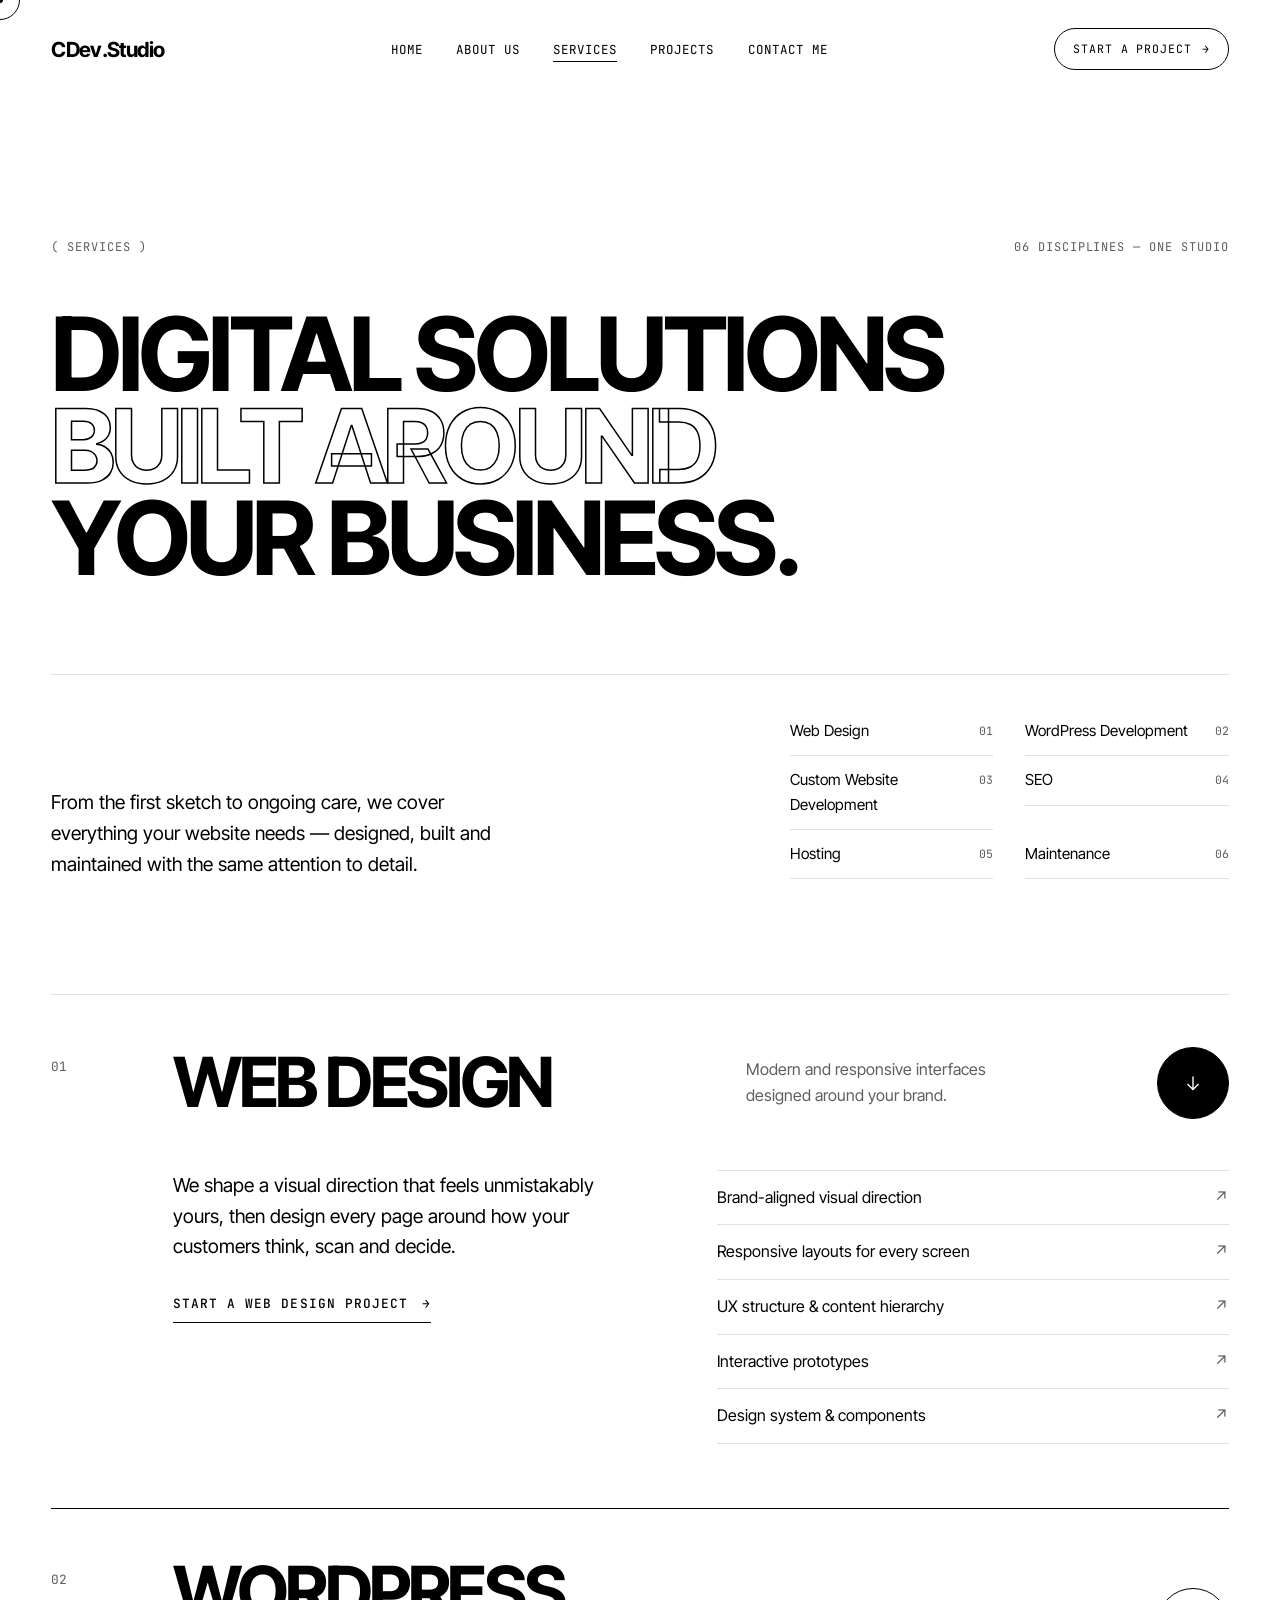
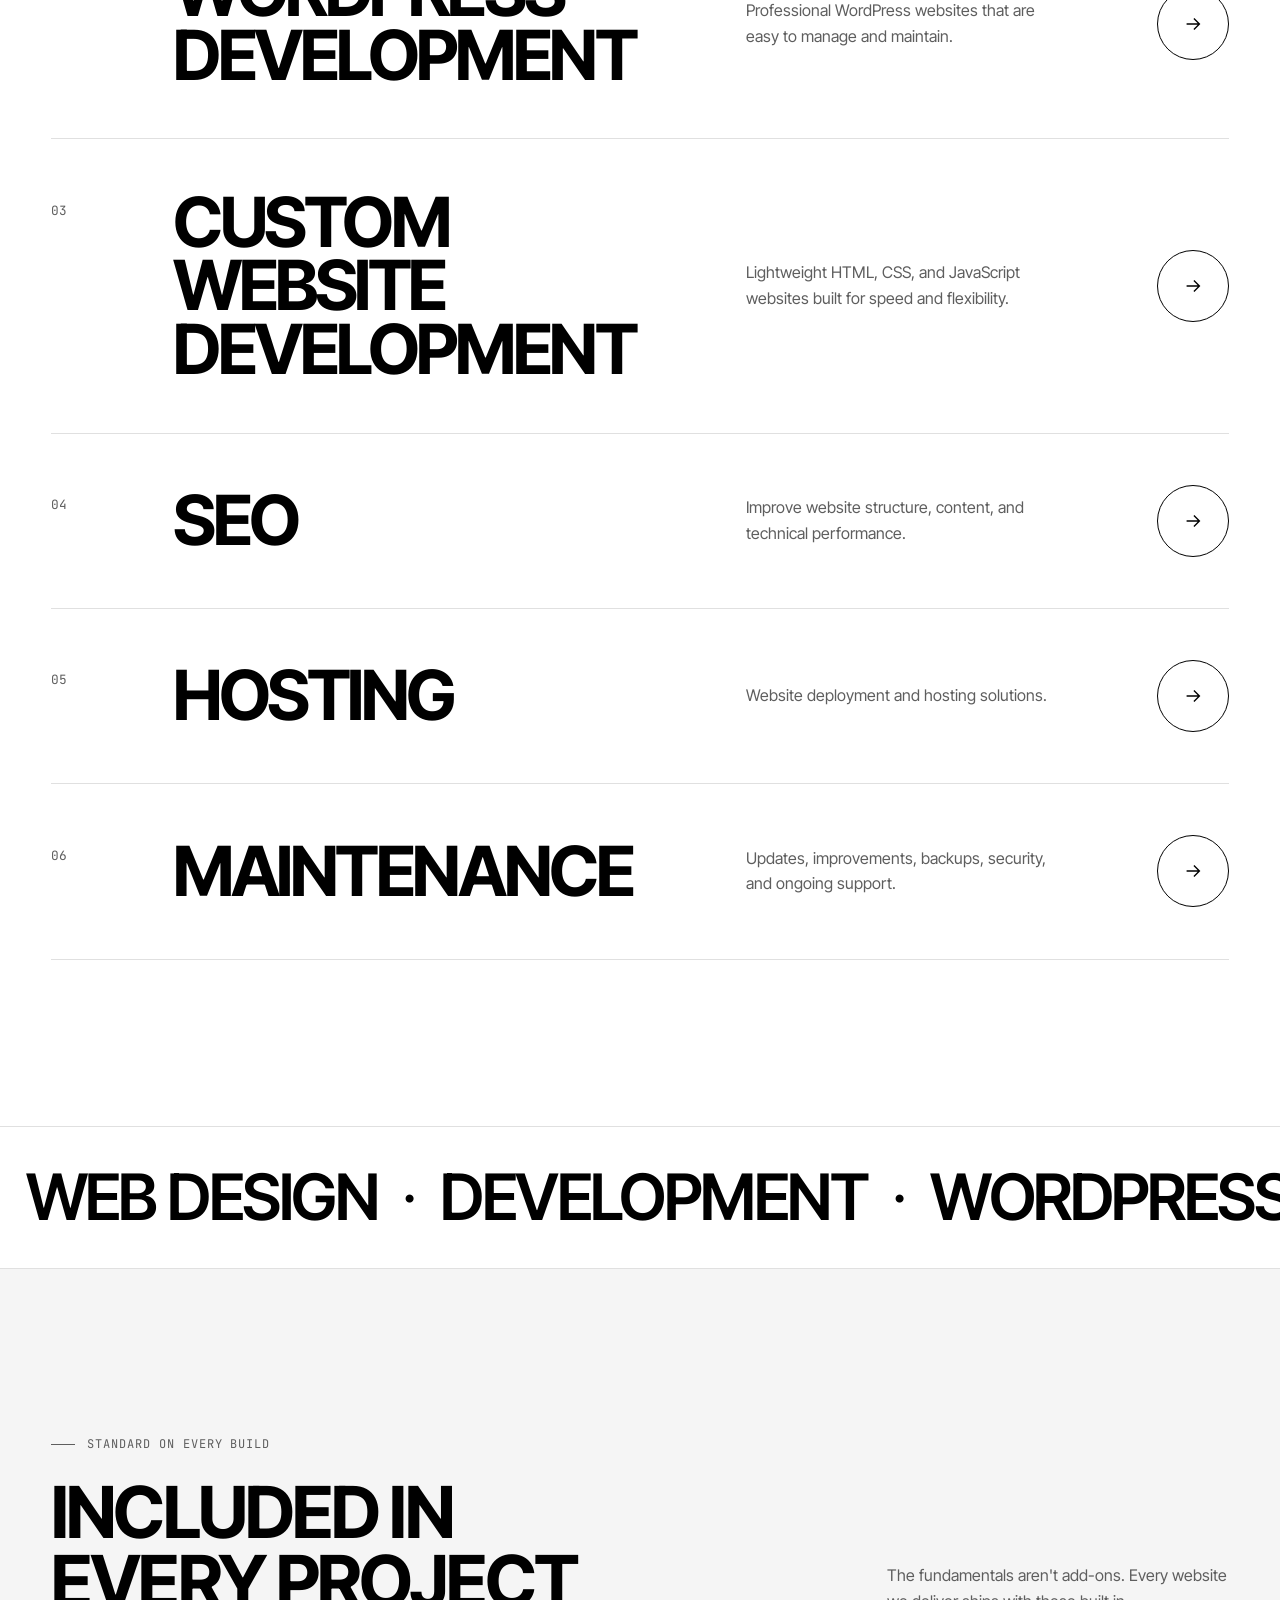
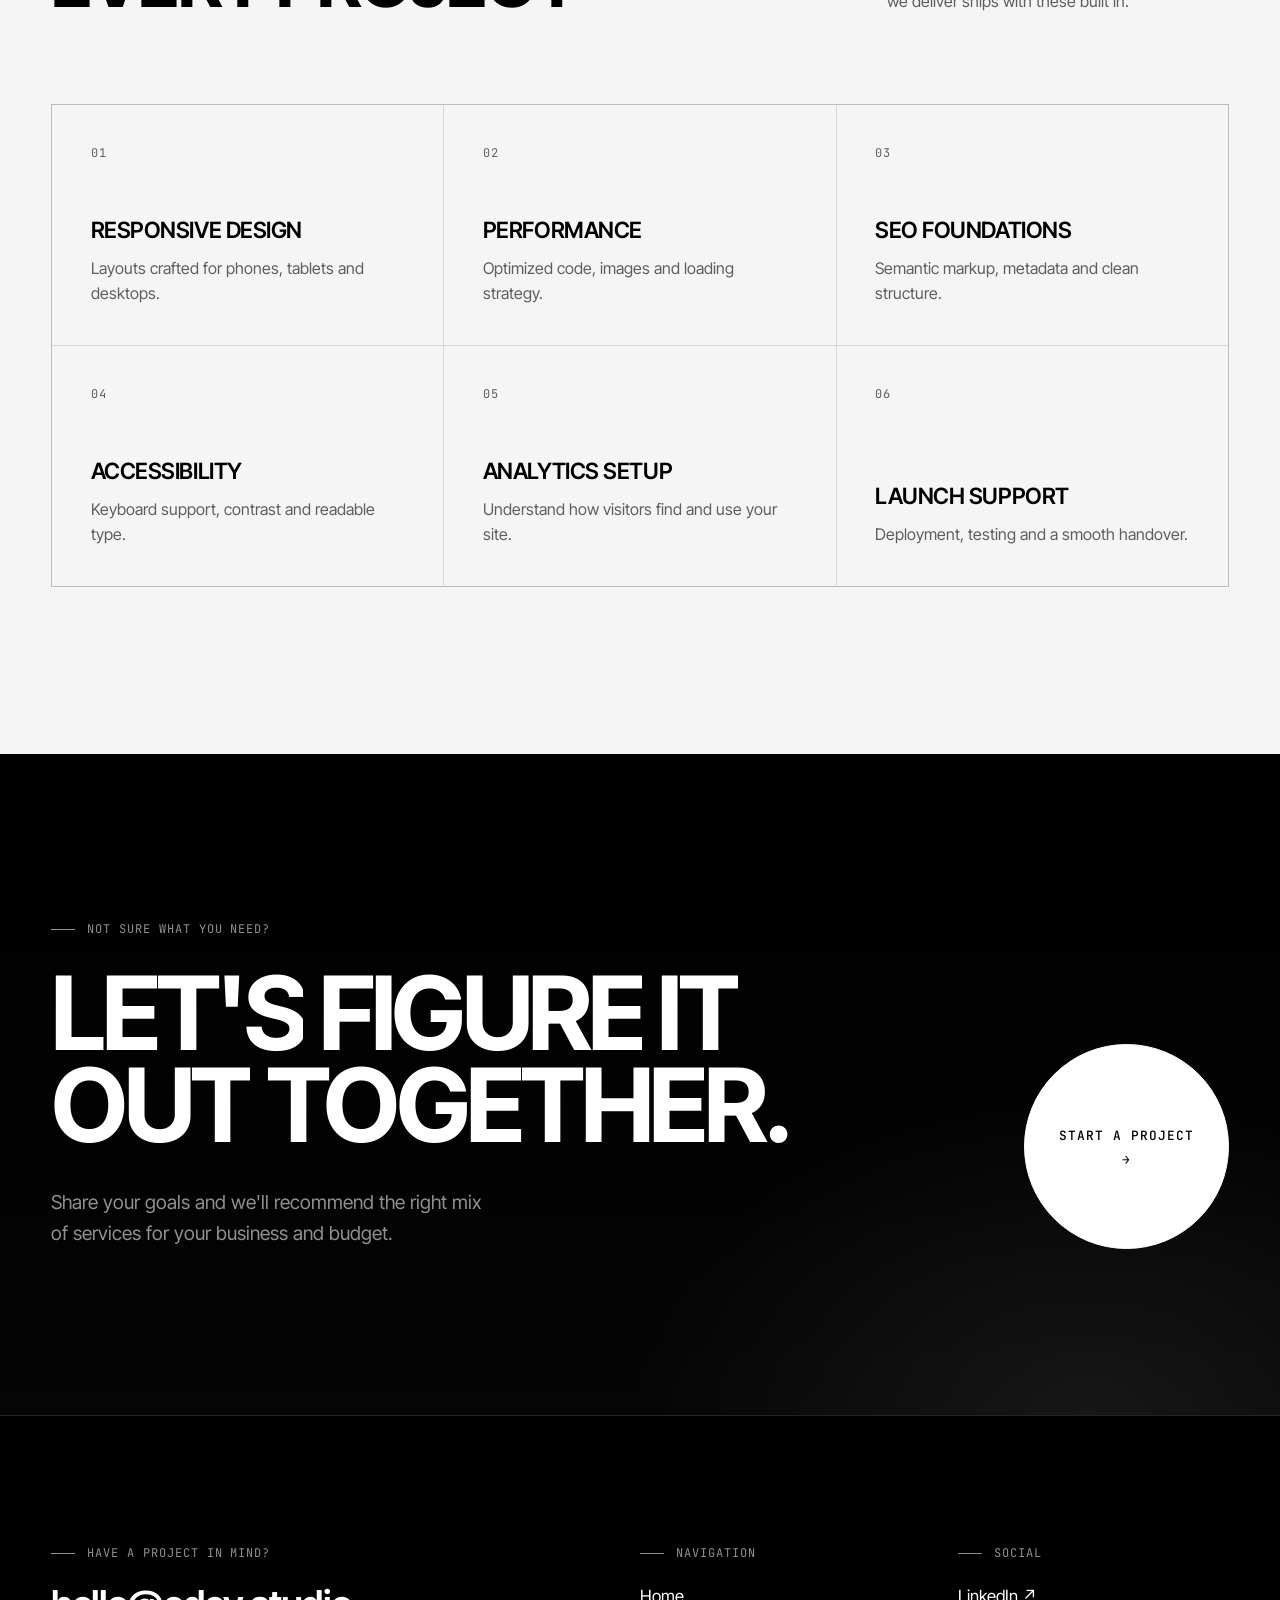
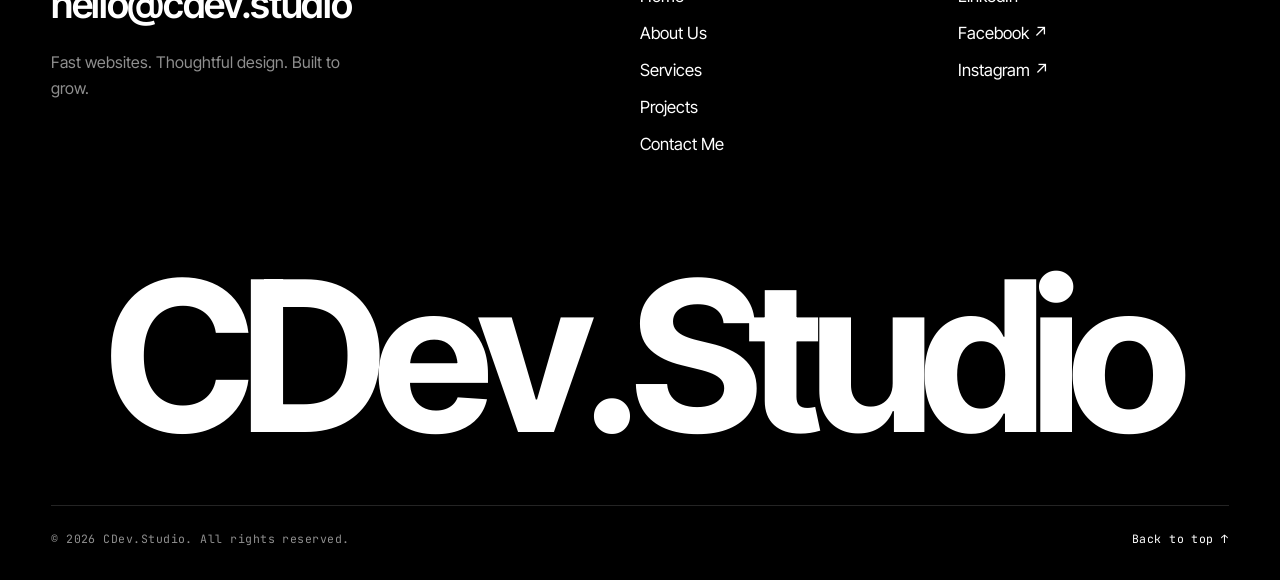
<file: services.html>
<!DOCTYPE html>
<html lang="en">
<head>
    <meta charset="UTF-8">
    <meta name="viewport" content="width=device-width, initial-scale=1">
    <title>Services — CDev.Studio</title>
    <meta name="description" content="Web design, WordPress development, custom websites, SEO, hosting and maintenance — digital solutions built around your business.">
    <meta name="theme-color" content="#000000">
    <meta property="og:type" content="website">
    <meta property="og:site_name" content="CDev.Studio">
    <meta property="og:title" content="Services — CDev.Studio">
    <meta property="og:description" content="Web design, WordPress development, custom websites, SEO, hosting and maintenance — digital solutions built around your business.">
    <meta property="og:image" content="assets/images/og-image.svg">
    <link rel="icon" href="assets/icons/favicon.svg" type="image/svg+xml">
    <link rel="preconnect" href="https://fonts.googleapis.com">
    <link rel="preconnect" href="https://fonts.gstatic.com" crossorigin>
    <link rel="stylesheet" href="https://fonts.googleapis.com/css2?family=Inter+Tight:wght@300;400;500;600;700;800&family=JetBrains+Mono:wght@400;500&display=swap">
    <link rel="stylesheet" href="css/style.css">
    <script>document.documentElement.classList.add("js");</script>
    <script src="js/script.js" defer></script>
</head>
<body class="page-services">
    <a class="skip-link" href="#main">Skip to content</a>

    <!-- Global chrome: page transition, scroll progress, custom cursor -->
    <div class="page-transition" aria-hidden="true"><span class="page-transition__logo">CDev.Studio</span></div>
    <div class="scroll-progress" aria-hidden="true"></div>
    <div class="cursor" aria-hidden="true">
        <span class="cursor__dot"></span>
        <span class="cursor__ring"><span class="cursor__label">View</span></span>
    </div>

    <!-- Header -->
    <header class="site-header">
        <div class="site-header__inner">
            <a href="index.html" class="logo" aria-label="CDev.Studio — Home">CDev<span class="logo__dot">.</span>Studio</a>
            <nav class="nav" aria-label="Primary">
                <ul class="nav__list">
                <li><a class="nav__link link-underline" href="index.html">Home</a></li>
                <li><a class="nav__link link-underline" href="about.html">About Us</a></li>
                <li><a class="nav__link link-underline" href="services.html" aria-current="page">Services</a></li>
                <li><a class="nav__link link-underline" href="projects.html">Projects</a></li>
                <li><a class="nav__link link-underline" href="contact.html">Contact Me</a></li>
                </ul>
            </nav>
            <a href="contact.html" class="nav__cta" data-magnetic="0.25">Start a project <span class="arrow" aria-hidden="true"><span>→</span><span>→</span></span></a>
            <button class="burger" type="button" aria-expanded="false" aria-controls="mobile-menu" aria-label="Open menu">
                <span></span><span></span>
            </button>
        </div>
    </header>

    <!-- Mobile menu -->
    <div class="mobile-menu" id="mobile-menu" aria-hidden="true">
        <nav aria-label="Mobile">
            <ul class="mobile-menu__list">
            <li><a class="mobile-menu__link" href="index.html">Home <small>01</small></a></li>
            <li><a class="mobile-menu__link" href="about.html">About Us <small>02</small></a></li>
            <li><a class="mobile-menu__link" href="services.html" aria-current="page">Services <small>03</small></a></li>
            <li><a class="mobile-menu__link" href="projects.html">Projects <small>04</small></a></li>
            <li><a class="mobile-menu__link" href="contact.html">Contact Me <small>05</small></a></li>
            </ul>
        </nav>
        <div class="mobile-menu__footer mono">
            <a href="mailto:hello@cdev.studio">hello@cdev.studio</a>
            <span>Fast websites. Thoughtful design.</span>
        </div>
    </div>

    <main id="main">

        <!-- ============ SERVICES HERO ============ -->
        <section class="page-hero" aria-labelledby="services-title">
            <div class="container">
                <div class="page-hero__top mono" data-load="fade">
                    <span>( Services )</span>
                    <span>06 disciplines — one studio</span>
                </div>
                <h1 class="display-xl page-hero__title" id="services-title" data-load-lines>
                    <span class="line"><span>Digital solutions</span></span>
                    <span class="line"><span><em class="outline">built around</em></span></span>
                    <span class="line"><span>your business.</span></span>
                </h1>
                <div class="services-hero__grid">
                    <p class="services-hero__lead" data-reveal>From the first sketch to ongoing care, we cover everything your website needs — designed, built and maintained with the same attention to detail.</p>
                    <nav aria-label="Service index" data-reveal style="--d:1">
                        <ul class="svc-index">
                        <li><a href="#web-design">Web Design <span>01</span></a></li>
                        <li><a href="#wordpress">WordPress Development <span>02</span></a></li>
                        <li><a href="#custom">Custom Website Development <span>03</span></a></li>
                        <li><a href="#seo">SEO <span>04</span></a></li>
                        <li><a href="#hosting">Hosting <span>05</span></a></li>
                        <li><a href="#maintenance">Maintenance <span>06</span></a></li>
                        </ul>
                    </nav>
                </div>
            </div>
        </section>

        <!-- ============ SERVICE LIST (accordion) ============ -->
        <section class="section" style="padding-top:0" aria-label="Service details">
            <div class="container">
                <div class="services-list">
                    <article class="service is-open" id="web-design" data-reveal>
                        <h2 class="service__h"><button class="service__head" type="button" aria-expanded="true" aria-controls="web-design-panel" id="web-design-btn">
                            <span class="service__num">01</span>
                            <span class="service__title">Web Design</span>
                            <span class="service__summary">Modern and responsive interfaces designed around your brand.</span>
                            <span class="service__icon" aria-hidden="true"><svg viewBox="0 0 24 24" fill="none" stroke="currentColor" stroke-width="1.5"><path d="M5 12h14M13 6l6 6-6 6"/></svg></span>
                        </button></h2>
                        <div class="service__panel" id="web-design-panel" role="region" aria-labelledby="web-design-btn">
                            <div class="service__panel-inner">
                                <div class="service__content">
                                    <div class="service__left">
                                        <p class="service__desc">We shape a visual direction that feels unmistakably yours, then design every page around how your customers think, scan and decide.</p>
                                        <a href="contact.html" class="link-arrow" style="margin-top:32px">Start a web design project <span class="arrow" aria-hidden="true"><span>→</span><span>→</span></span></a>
                                    </div>
                                    <ul class="service__features" aria-label="Web Design features">
                                        <li>Brand-aligned visual direction</li>
                                        <li>Responsive layouts for every screen</li>
                                        <li>UX structure & content hierarchy</li>
                                        <li>Interactive prototypes</li>
                                        <li>Design system & components</li>
                                    </ul>
                                </div>
                            </div>
                        </div>
                    </article>
                    <article class="service" id="wordpress" data-reveal>
                        <h2 class="service__h"><button class="service__head" type="button" aria-expanded="false" aria-controls="wordpress-panel" id="wordpress-btn">
                            <span class="service__num">02</span>
                            <span class="service__title">WordPress Development</span>
                            <span class="service__summary">Professional WordPress websites that are easy to manage and maintain.</span>
                            <span class="service__icon" aria-hidden="true"><svg viewBox="0 0 24 24" fill="none" stroke="currentColor" stroke-width="1.5"><path d="M5 12h14M13 6l6 6-6 6"/></svg></span>
                        </button></h2>
                        <div class="service__panel" id="wordpress-panel" role="region" aria-labelledby="wordpress-btn">
                            <div class="service__panel-inner">
                                <div class="service__content">
                                    <div class="service__left">
                                        <p class="service__desc">Custom, lightweight WordPress themes without page-builder bloat — so your team can update content confidently while the site stays fast.</p>
                                        <a href="contact.html" class="link-arrow" style="margin-top:32px">Start a wordpress development project <span class="arrow" aria-hidden="true"><span>→</span><span>→</span></span></a>
                                    </div>
                                    <ul class="service__features" aria-label="WordPress Development features">
                                        <li>Custom theme development</li>
                                        <li>Editor-friendly content blocks</li>
                                        <li>WooCommerce & integrations</li>
                                        <li>Speed & security hardening</li>
                                        <li>Training & handover</li>
                                    </ul>
                                </div>
                            </div>
                        </div>
                    </article>
                    <article class="service" id="custom" data-reveal>
                        <h2 class="service__h"><button class="service__head" type="button" aria-expanded="false" aria-controls="custom-panel" id="custom-btn">
                            <span class="service__num">03</span>
                            <span class="service__title">Custom Website Development</span>
                            <span class="service__summary">Lightweight HTML, CSS, and JavaScript websites built for speed and flexibility.</span>
                            <span class="service__icon" aria-hidden="true"><svg viewBox="0 0 24 24" fill="none" stroke="currentColor" stroke-width="1.5"><path d="M5 12h14M13 6l6 6-6 6"/></svg></span>
                        </button></h2>
                        <div class="service__panel" id="custom-panel" role="region" aria-labelledby="custom-btn">
                            <div class="service__panel-inner">
                                <div class="service__content">
                                    <div class="service__left">
                                        <p class="service__desc">Hand-written front ends and web applications built precisely around your requirements — no unnecessary frameworks, no wasted kilobytes.</p>
                                        <a href="contact.html" class="link-arrow" style="margin-top:32px">Start a custom website development project <span class="arrow" aria-hidden="true"><span>→</span><span>→</span></span></a>
                                    </div>
                                    <ul class="service__features" aria-label="Custom Website Development features">
                                        <li>Semantic HTML, modern CSS, vanilla JS</li>
                                        <li>Web applications & dashboards</li>
                                        <li>API & third-party integrations</li>
                                        <li>Accessibility best practices</li>
                                        <li>Clean, documented code you own</li>
                                    </ul>
                                </div>
                            </div>
                        </div>
                    </article>
                    <article class="service" id="seo" data-reveal>
                        <h2 class="service__h"><button class="service__head" type="button" aria-expanded="false" aria-controls="seo-panel" id="seo-btn">
                            <span class="service__num">04</span>
                            <span class="service__title">SEO</span>
                            <span class="service__summary">Improve website structure, content, and technical performance.</span>
                            <span class="service__icon" aria-hidden="true"><svg viewBox="0 0 24 24" fill="none" stroke="currentColor" stroke-width="1.5"><path d="M5 12h14M13 6l6 6-6 6"/></svg></span>
                        </button></h2>
                        <div class="service__panel" id="seo-panel" role="region" aria-labelledby="seo-btn">
                            <div class="service__panel-inner">
                                <div class="service__content">
                                    <div class="service__left">
                                        <p class="service__desc">Technical and on-page improvements that help search engines understand your website — and help the right customers find it.</p>
                                        <a href="contact.html" class="link-arrow" style="margin-top:32px">Start a seo project <span class="arrow" aria-hidden="true"><span>→</span><span>→</span></span></a>
                                    </div>
                                    <ul class="service__features" aria-label="SEO features">
                                        <li>Technical SEO audit</li>
                                        <li>On-page optimization</li>
                                        <li>Structured data / schema</li>
                                        <li>Core Web Vitals improvements</li>
                                        <li>Local SEO foundations</li>
                                    </ul>
                                </div>
                            </div>
                        </div>
                    </article>
                    <article class="service" id="hosting" data-reveal>
                        <h2 class="service__h"><button class="service__head" type="button" aria-expanded="false" aria-controls="hosting-panel" id="hosting-btn">
                            <span class="service__num">05</span>
                            <span class="service__title">Hosting</span>
                            <span class="service__summary">Website deployment and hosting solutions.</span>
                            <span class="service__icon" aria-hidden="true"><svg viewBox="0 0 24 24" fill="none" stroke="currentColor" stroke-width="1.5"><path d="M5 12h14M13 6l6 6-6 6"/></svg></span>
                        </button></h2>
                        <div class="service__panel" id="hosting-panel" role="region" aria-labelledby="hosting-btn">
                            <div class="service__panel-inner">
                                <div class="service__content">
                                    <div class="service__left">
                                        <p class="service__desc">We deploy your website to reliable, fast infrastructure and handle the technical setup so launch day is calm.</p>
                                        <a href="contact.html" class="link-arrow" style="margin-top:32px">Start a hosting project <span class="arrow" aria-hidden="true"><span>→</span><span>→</span></span></a>
                                    </div>
                                    <ul class="service__features" aria-label="Hosting features">
                                        <li>Deployment & domain setup</li>
                                        <li>SSL certificates</li>
                                        <li>CDN & caching configuration</li>
                                        <li>Business email guidance</li>
                                        <li>Uptime monitoring</li>
                                    </ul>
                                </div>
                            </div>
                        </div>
                    </article>
                    <article class="service" id="maintenance" data-reveal>
                        <h2 class="service__h"><button class="service__head" type="button" aria-expanded="false" aria-controls="maintenance-panel" id="maintenance-btn">
                            <span class="service__num">06</span>
                            <span class="service__title">Maintenance</span>
                            <span class="service__summary">Updates, improvements, backups, security, and ongoing support.</span>
                            <span class="service__icon" aria-hidden="true"><svg viewBox="0 0 24 24" fill="none" stroke="currentColor" stroke-width="1.5"><path d="M5 12h14M13 6l6 6-6 6"/></svg></span>
                        </button></h2>
                        <div class="service__panel" id="maintenance-panel" role="region" aria-labelledby="maintenance-btn">
                            <div class="service__panel-inner">
                                <div class="service__content">
                                    <div class="service__left">
                                        <p class="service__desc">Ongoing care that keeps your website secure, current and improving — so you can focus on running your business.</p>
                                        <a href="contact.html" class="link-arrow" style="margin-top:32px">Start a maintenance project <span class="arrow" aria-hidden="true"><span>→</span><span>→</span></span></a>
                                    </div>
                                    <ul class="service__features" aria-label="Maintenance features">
                                        <li>Core, theme & plugin updates</li>
                                        <li>Scheduled backups</li>
                                        <li>Security monitoring</li>
                                        <li>Content updates & small changes</li>
                                        <li>Monthly performance check-ins</li>
                                    </ul>
                                </div>
                            </div>
                        </div>
                    </article>
                </div>
            </div>
        </section>

        <!-- ============ MARQUEE ============ -->
        <div class="marquee" aria-hidden="true">
            <div class="marquee__track">
                <div class="marquee__group">
                    <span class="marquee__item">Web Design</span><span class="marquee__sep">•</span>
                    <span class="marquee__item">Development</span><span class="marquee__sep">•</span>
                    <span class="marquee__item">WordPress</span><span class="marquee__sep">•</span>
                    <span class="marquee__item">SEO</span><span class="marquee__sep">•</span>
                    <span class="marquee__item">Performance</span><span class="marquee__sep">•</span>
                    <span class="marquee__item">CDev.Studio</span><span class="marquee__sep">•</span>
                </div>
                <div class="marquee__group">
                    <span class="marquee__item">Web Design</span><span class="marquee__sep">•</span>
                    <span class="marquee__item">Development</span><span class="marquee__sep">•</span>
                    <span class="marquee__item">WordPress</span><span class="marquee__sep">•</span>
                    <span class="marquee__item">SEO</span><span class="marquee__sep">•</span>
                    <span class="marquee__item">Performance</span><span class="marquee__sep">•</span>
                    <span class="marquee__item">CDev.Studio</span><span class="marquee__sep">•</span>
                </div>
            </div>
        </div>

        <!-- ============ INCLUDED IN EVERY PROJECT ============ -->
        <section class="section section--off" aria-labelledby="included-title">
            <div class="container">
                <header class="section-head">
                    <p class="eyebrow" data-reveal>Standard on every build</p>
                    <h2 class="display-lg" id="included-title" data-reveal-lines>
                        <span class="line"><span>Included in</span></span>
                        <span class="line"><span>every project</span></span>
                    </h2>
                    <p class="section-head__aside" data-reveal>The fundamentals aren't add-ons. Every website we deliver ships with these built in.</p>
                </header>
                <div class="included__grid">
                    <div class="included__item" data-reveal style="--d:0"><span class="mono">01</span><div><h3>Responsive design</h3><p>Layouts crafted for phones, tablets and desktops.</p></div></div>
                    <div class="included__item" data-reveal style="--d:1"><span class="mono">02</span><div><h3>Performance</h3><p>Optimized code, images and loading strategy.</p></div></div>
                    <div class="included__item" data-reveal style="--d:2"><span class="mono">03</span><div><h3>SEO foundations</h3><p>Semantic markup, metadata and clean structure.</p></div></div>
                    <div class="included__item" data-reveal style="--d:0"><span class="mono">04</span><div><h3>Accessibility</h3><p>Keyboard support, contrast and readable type.</p></div></div>
                    <div class="included__item" data-reveal style="--d:1"><span class="mono">05</span><div><h3>Analytics setup</h3><p>Understand how visitors find and use your site.</p></div></div>
                    <div class="included__item" data-reveal style="--d:2"><span class="mono">06</span><div><h3>Launch support</h3><p>Deployment, testing and a smooth handover.</p></div></div>
                </div>
            </div>
        </section>

        <!-- ============ CTA ============ -->
        <section class="section section--dark cta" aria-labelledby="services-cta">
            <div class="cta__bg" aria-hidden="true"></div>
            <div class="container cta__inner">
                <div>
                    <p class="eyebrow" data-reveal>Not sure what you need?</p>
                    <h2 class="display-xl cta__title" id="services-cta" style="margin-top:28px" data-split="words">Let's figure it out together.</h2>
                    <p class="cta__text" data-reveal>Share your goals and we'll recommend the right mix of services for your business and budget.</p>
                </div>
                <a href="contact.html" class="btn btn--light btn--circle" data-magnetic="0.4" data-reveal="scale">Start a project <span class="arrow" aria-hidden="true"><span>→</span><span>→</span></span></a>
            </div>
        </section>
    </main>

    <!-- Footer -->
    <footer class="site-footer">
        <div class="container">
            <div class="footer__top">
                <div class="footer__intro">
                    <p class="eyebrow">Have a project in mind?</p>
                    <a href="mailto:hello@cdev.studio" class="footer__email link-underline">hello@cdev.studio</a>
                    <p class="footer__tagline">Fast websites. Thoughtful design. Built to grow.</p>
                </div>
                <nav class="footer__col" aria-label="Footer">
                    <p class="eyebrow">Navigation</p>
                    <ul>
                        <li><a class="link-underline" href="index.html">Home</a></li>
                        <li><a class="link-underline" href="about.html">About Us</a></li>
                        <li><a class="link-underline" href="services.html">Services</a></li>
                        <li><a class="link-underline" href="projects.html">Projects</a></li>
                        <li><a class="link-underline" href="contact.html">Contact Me</a></li>
                    </ul>
                </nav>
                <div class="footer__col">
                    <p class="eyebrow">Social</p>
                    <ul>
                        <li><a class="link-underline" href="https://www.linkedin.com/in/charle-fortulaso/" target="_blank" rel="noopener">LinkedIn ↗</a></li>
                        <li><a class="link-underline" href="https://www.facebook.com/charlelithe.fortulaso/" target="_blank" rel="noopener">Facebook ↗</a></li>
                        <li><a class="link-underline" href="https://www.instagram.com/" target="_blank" rel="noopener">Instagram ↗</a></li>
                    </ul>
                </div>
            </div>
            <a href="index.html" class="footer__wordmark" data-split="chars" data-proximity aria-label="CDev.Studio — Home">CDev.Studio</a>
            <div class="footer__bottom">
                <p>© 2026 CDev.Studio. All rights reserved.</p>
                <a href="#main" class="link-underline" data-back-top>Back to top ↑</a>
            </div>
        </div>
    </footer>

    <button class="back-to-top" type="button" aria-label="Back to top">
        <svg viewBox="0 0 52 52" aria-hidden="true"><circle class="ring-track" cx="26" cy="26" r="24"/><circle class="ring-progress" cx="26" cy="26" r="24"/></svg>
        <span class="back-to-top__arrow" aria-hidden="true">↑</span>
    </button>
</body>
</html>
</file>
<file: css/style.css>
/* ==========================================================================
   CDev.Studio — Global Stylesheet
   Strict black & white identity. Motion uses transform + opacity only.
   --------------------------------------------------------------------------
   01. Tokens
   02. Reset & base
   03. Typography & utilities
   04. Buttons & links
   05. Page chrome (transition, progress, cursor, back-to-top)
   06. Header, navigation & mobile menu
   07. Reveal animations
   08. Shared sections (section heads, marquee, CTA)
   09. Home
   10. About
   11. Services
   12. Projects (gallery + modal)
   13. Contact
   14. Footer
   15. Responsive
   16. Reduced motion
   ========================================================================== */

/* 01. Tokens ============================================================== */
:root {
    --black: #000000;
    --white: #ffffff;
    --off-white: #f5f5f5;
    --gray: #777777;
    --dark-gray: #111111;

    /* Derived neutrals (contrast-safe muted text) */
    --muted-on-light: #5e5e5e;
    --muted-on-dark: #8f8f8f;
    --line-light: rgba(0, 0, 0, 0.12);
    --line-dark: rgba(255, 255, 255, 0.14);

    /* Contextual colors — flipped by .section--dark */
    --bg: var(--white);
    --fg: var(--black);
    --muted: var(--muted-on-light);
    --line: var(--line-light);

    --font-display: "Inter Tight", "Helvetica Neue", Helvetica, Arial, sans-serif;
    --font-mono: "JetBrains Mono", ui-monospace, SFMono-Regular, Menlo, Consolas, monospace;

    --ease: cubic-bezier(0.16, 1, 0.3, 1);
    --ease-in-out: cubic-bezier(0.76, 0, 0.24, 1);
    --dur: 0.8s;

    --gutter: clamp(20px, 4vw, 56px);
    --max: 1520px;
    --section-y: clamp(96px, 13vw, 200px);
    --nav-h: 84px;

    --fs-xxl: clamp(3.4rem, 11.2vw, 12rem);
    --fs-xl: clamp(2.8rem, 8vw, 8.5rem);
    --fs-lg: clamp(2.3rem, 5.6vw, 5.6rem);
    --fs-md: clamp(1.6rem, 3vw, 2.75rem);
    --fs-lead: clamp(1.1rem, 1.5vw, 1.375rem);
}

/* 02. Reset & base ========================================================= */
*,
*::before,
*::after { box-sizing: border-box; }

* { margin: 0; padding: 0; }

html {
    -webkit-text-size-adjust: 100%;
    text-size-adjust: 100%;
    scroll-behavior: smooth;
}

body {
    min-height: 100vh;
    font-family: var(--font-display);
    font-size: 1rem;
    line-height: 1.6;
    color: var(--black);
    background: var(--white);
    -webkit-font-smoothing: antialiased;
    -moz-osx-font-smoothing: grayscale;
    text-rendering: optimizeLegibility;
    overflow-x: hidden;
}

body.is-locked { overflow: hidden; }

img, svg { display: block; max-width: 100%; height: auto; }

a { color: inherit; text-decoration: none; }

button, input, select, textarea { font: inherit; color: inherit; }

button { background: none; border: 0; cursor: pointer; }

ul, ol { list-style: none; }

::selection { background: var(--black); color: var(--white); }
.section--dark ::selection { background: var(--white); color: var(--black); }

:focus-visible {
    outline: 2px solid currentColor;
    outline-offset: 4px;
}

.skip-link {
    position: fixed;
    top: 12px;
    left: 12px;
    z-index: 10001;
    padding: 12px 18px;
    background: var(--black);
    color: var(--white);
    font-family: var(--font-mono);
    font-size: 0.8rem;
    transform: translateY(-200%);
    transition: transform 0.3s var(--ease);
}
.skip-link:focus { transform: none; }

.visually-hidden {
    position: absolute !important;
    width: 1px; height: 1px;
    overflow: hidden;
    clip: rect(0 0 0 0);
    white-space: nowrap;
}

/* 03. Typography & utilities ============================================== */
.container {
    width: 100%;
    max-width: var(--max);
    margin-inline: auto;
    padding-inline: var(--gutter);
}

.section {
    position: relative;
    padding-block: var(--section-y);
    background: var(--bg);
    color: var(--fg);
}

.section--dark {
    --bg: var(--black);
    --fg: var(--white);
    --muted: var(--muted-on-dark);
    --line: var(--line-dark);
}

.section--off { --bg: var(--off-white); }

.display-xxl,
.display-xl,
.display-lg,
.display-md {
    font-weight: 700;
    text-transform: uppercase;
    letter-spacing: -0.045em;
    line-height: 0.9;
}
.display-xxl { font-size: var(--fs-xxl); }
.display-xl { font-size: var(--fs-xl); }
.display-lg { font-size: var(--fs-lg); line-height: 0.95; letter-spacing: -0.04em; }
.display-md { font-size: var(--fs-md); line-height: 1; letter-spacing: -0.03em; }

.outline {
    font-style: normal;
    color: transparent;
    -webkit-text-stroke: 1.5px currentColor;
}
/* Fallback: currentColor for stroke needs explicit color in some engines */
.section--dark .outline,
.hero .outline { -webkit-text-stroke-color: var(--white); }
.outline { -webkit-text-stroke-color: var(--fg, var(--black)); }

.thin { font-weight: 300; }
.muted { color: var(--muted); }

.eyebrow,
.mono {
    font-family: var(--font-mono);
    font-size: 0.75rem;
    font-weight: 400;
    letter-spacing: 0.08em;
    text-transform: uppercase;
}
.eyebrow { color: var(--muted); display: flex; width: fit-content; align-items: center; gap: 12px; }
.eyebrow::before {
    content: "";
    width: 24px;
    height: 1px;
    background: currentColor;
}

.lead {
    font-size: var(--fs-lead);
    line-height: 1.5;
    max-width: 34ch;
    color: var(--fg);
}

.text-balance { text-wrap: balance; }

/* Split-line wrapper used for masked text reveals */
.line {
    display: block;
    overflow: hidden;
    padding-bottom: 0.04em;
    margin-bottom: -0.04em;
}
.line > span { display: inline-block; }

/* 04. Buttons & links ====================================================== */
.btn {
    --btn-fg: var(--black);
    --btn-bg: transparent;
    --btn-fill: var(--black);
    --btn-fill-fg: var(--white);

    position: relative;
    display: inline-flex;
    align-items: center;
    justify-content: center;
    gap: 14px;
    min-height: 56px;
    padding: 0 30px;
    border: 1px solid var(--btn-fg);
    color: var(--btn-fg);
    background: var(--btn-bg);
    font-family: var(--font-mono);
    font-size: 0.8rem;
    font-weight: 500;
    letter-spacing: 0.08em;
    text-transform: uppercase;
    overflow: hidden;
    isolation: isolate;
    transition: color 0.5s var(--ease), transform 0.5s var(--ease), border-color 0.5s var(--ease);
    will-change: transform;
}
.btn::before {
    content: "";
    position: absolute;
    inset: 0;
    z-index: -1;
    background: var(--btn-fill);
    transform: scaleY(0);
    transform-origin: bottom;
    transition: transform 0.55s var(--ease);
}
.btn:hover,
.btn:focus-visible { color: var(--btn-fill-fg); }
.btn:hover::before,
.btn:focus-visible::before { transform: scaleY(1); }
.btn:active { transform: scale(0.97); }

/* Solid variants */
.btn--solid { --btn-bg: var(--black); --btn-fg: var(--black); color: var(--white); --btn-fill: var(--white); --btn-fill-fg: var(--black); }
.btn--light { --btn-fg: var(--white); --btn-bg: var(--white); --btn-fill: var(--black); --btn-fill-fg: var(--white); color: var(--black); }
.btn--ghost-light { --btn-fg: var(--white); --btn-fill: var(--white); --btn-fill-fg: var(--black); }
.btn--light:hover { border-color: var(--white); }

.btn--lg { min-height: 68px; padding: 0 40px; font-size: 0.85rem; }

/* Circular CTA */
.btn--circle {
    width: clamp(150px, 16vw, 210px);
    height: clamp(150px, 16vw, 210px);
    padding: 0;
    border-radius: 50%;
    flex-direction: column;
    gap: 8px;
}
.btn--circle::before { border-radius: 50%; transform: scale(0); transform-origin: center; }
.btn--circle:hover::before,
.btn--circle:focus-visible::before { transform: scale(1); }

/* Arrow swap: one arrow exits right, a twin enters from the left */
.arrow {
    display: inline-grid;
    overflow: hidden;
    line-height: 1;
}
.arrow > span {
    grid-area: 1 / 1;
    transition: transform 0.5s var(--ease);
}
.arrow > span:last-child { transform: translateX(-130%); }
a:hover .arrow > span:first-child,
button:hover .arrow > span:first-child,
a:focus-visible .arrow > span:first-child,
.work-card:hover .arrow > span:first-child,
.project-card:hover .arrow > span:first-child { transform: translateX(130%); }
a:hover .arrow > span:last-child,
button:hover .arrow > span:last-child,
a:focus-visible .arrow > span:last-child,
.work-card:hover .arrow > span:last-child,
.project-card:hover .arrow > span:last-child { transform: translateX(0); }

/* Underline-on-hover link */
.link-underline {
    position: relative;
    display: inline-block;
}
.link-underline::after {
    content: "";
    position: absolute;
    left: 0;
    right: 0;
    bottom: -2px;
    height: 1px;
    background: currentColor;
    transform: scaleX(0);
    transform-origin: right;
    transition: transform 0.5s var(--ease);
}
.link-underline:hover::after,
.link-underline:focus-visible::after,
.link-underline[aria-current="page"]::after {
    transform: scaleX(1);
    transform-origin: left;
}

/* Text link with arrow + persistent rule */
.link-arrow {
    display: inline-flex;
    align-items: center;
    gap: 14px;
    padding-bottom: 8px;
    border-bottom: 1px solid currentColor;
    font-family: var(--font-mono);
    font-size: 0.8rem;
    font-weight: 500;
    letter-spacing: 0.08em;
    text-transform: uppercase;
    transition: gap 0.4s var(--ease), opacity 0.3s;
}
.link-arrow:hover { opacity: 0.7; }

/* 05. Page chrome ========================================================== */
.page-transition {
    position: fixed;
    inset: 0;
    z-index: 10000;
    display: none;
    place-items: center;
    background: var(--black);
    color: var(--white);
    pointer-events: none;
    transform-origin: top;
    transition: transform 0.9s var(--ease-in-out);
}
.js .page-transition { display: grid; }
.page-transition__logo {
    font-weight: 700;
    font-size: clamp(1.5rem, 3vw, 2.25rem);
    letter-spacing: -0.03em;
    transition: opacity 0.4s var(--ease), transform 0.6s var(--ease);
}
body.is-loaded .page-transition { transform: scaleY(0); }
body.is-loaded .page-transition__logo { opacity: 0; transform: translateY(-20px); }
body.is-leaving .page-transition {
    transform: scaleY(1);
    transform-origin: bottom;
    transition-duration: 0.6s;
}
body.is-leaving .page-transition__logo { opacity: 1; transform: none; transition-delay: 0.2s; }

/* Scroll progress bar */
.scroll-progress {
    position: fixed;
    top: 0;
    left: 0;
    right: 0;
    z-index: 1001;
    height: 2px;
    background: var(--white);
    mix-blend-mode: difference;
    transform: scaleX(0);
    transform-origin: left;
    pointer-events: none;
}

/* Custom cursor (desktop, fine pointer only — enabled by JS) */
.cursor { display: none; }
.has-cursor .cursor { display: block; }
.has-cursor,
.has-cursor * { cursor: none !important; }
.cursor__dot,
.cursor__ring {
    position: fixed;
    top: 0;
    left: 0;
    z-index: 9999;
    pointer-events: none;
    border-radius: 50%;
    mix-blend-mode: difference;
    will-change: transform;
}
.cursor__dot {
    width: 6px;
    height: 6px;
    margin: -3px 0 0 -3px;
    background: var(--white);
    transition: opacity 0.3s, width 0.3s var(--ease), height 0.3s var(--ease), margin 0.3s var(--ease);
}
.cursor__ring {
    width: 40px;
    height: 40px;
    margin: -20px 0 0 -20px;
    display: grid;
    place-items: center;
}
.cursor__ring::before {
    content: "";
    position: absolute;
    inset: 0;
    border: 1px solid var(--white);
    border-radius: 50%;
    transition: transform 0.45s var(--ease), background-color 0.45s var(--ease), border-color 0.45s;
}
.cursor__label {
    position: relative;
    font-family: var(--font-mono);
    font-size: 0.68rem;
    letter-spacing: 0.1em;
    text-transform: uppercase;
    color: var(--black);
    opacity: 0;
    transform: scale(0.6);
    transition: opacity 0.3s, transform 0.45s var(--ease);
}
/* States */
.cursor.is-link .cursor__ring::before { transform: scale(1.5); }
.cursor.is-link .cursor__dot { opacity: 0; }
.cursor.is-button .cursor__ring::before { transform: scale(1.9); background: rgba(255, 255, 255, 0.08); }
.cursor.is-button .cursor__dot { width: 4px; height: 4px; margin: -2px 0 0 -2px; }
.cursor.is-project .cursor__ring { mix-blend-mode: normal; }
.cursor.is-project .cursor__ring::before { transform: scale(2.4); background: var(--white); border-color: var(--white); }
.cursor.is-project .cursor__label { opacity: 1; transform: scale(1); }
.cursor.is-project .cursor__dot { opacity: 0; }
.cursor.is-text .cursor__ring::before { transform: scale(0.5); }
.cursor.is-hidden .cursor__dot,
.cursor.is-hidden .cursor__ring { opacity: 0; }
.cursor.is-down .cursor__ring::before { transform: scale(0.8); }

/* Back to top */
.back-to-top {
    position: fixed;
    right: var(--gutter);
    bottom: 28px;
    z-index: 900;
    width: 52px;
    height: 52px;
    display: grid;
    place-items: center;
    border-radius: 50%;
    color: var(--white);
    mix-blend-mode: difference;
    opacity: 0;
    transform: translateY(20px);
    pointer-events: none;
    transition: opacity 0.4s var(--ease), transform 0.5s var(--ease);
}
.back-to-top.is-visible { opacity: 1; transform: none; pointer-events: auto; }
.back-to-top svg { position: absolute; inset: 0; width: 100%; height: 100%; transform: rotate(-90deg); }
.back-to-top circle { fill: none; stroke: currentColor; stroke-width: 1; }
.back-to-top .ring-track { opacity: 0.25; }
.back-to-top .ring-progress { stroke-dasharray: 150.8; stroke-dashoffset: 150.8; }
.back-to-top__arrow { font-size: 1.1rem; transition: transform 0.4s var(--ease); }
.back-to-top:hover .back-to-top__arrow { transform: translateY(-4px); }

/* 06. Header, navigation & mobile menu ===================================== */
.site-header {
    position: fixed;
    top: 0;
    left: 0;
    right: 0;
    z-index: 1000;
    color: var(--white);
    mix-blend-mode: difference; /* stays legible over black and white sections */
    transition: transform 0.6s var(--ease);
}
.site-header.is-hidden { transform: translateY(-110%); }
.site-header__inner {
    max-width: var(--max);
    margin-inline: auto;
    padding: 28px var(--gutter);
    display: flex;
    align-items: center;
    justify-content: space-between;
    gap: 32px;
    transition: padding 0.5s var(--ease);
}
.site-header.is-scrolled .site-header__inner { padding-block: 16px; }

.logo {
    font-weight: 700;
    font-size: 1.3rem;
    letter-spacing: -0.03em;
    white-space: nowrap;
    opacity: 0;
    transition: opacity 1s var(--ease) 0.5s;
}
.logo__dot { display: inline-block; transition: transform 0.5s var(--ease); }
.logo:hover .logo__dot { transform: translateY(-6px); }

.nav__list {
    display: flex;
    gap: clamp(20px, 2.6vw, 40px);
}
.nav__link {
    font-family: var(--font-mono);
    font-size: 0.78rem;
    letter-spacing: 0.08em;
    text-transform: uppercase;
}
.nav,
.nav__cta { opacity: 0; transform: translateY(-10px); transition: opacity 0.9s var(--ease), transform 0.9s var(--ease); }
.nav { transition-delay: 0.65s; }
.nav__cta { transition-delay: 0.8s; }
body.is-loaded .logo,
body.is-loaded .nav,
body.is-loaded .nav__cta { opacity: 1; transform: none; }
html:not(.js) .logo,
html:not(.js) .nav,
html:not(.js) .nav__cta { opacity: 1; transform: none; }

.nav__cta {
    display: inline-flex;
    align-items: center;
    gap: 10px;
    padding: 11px 18px;
    border: 1px solid currentColor;
    border-radius: 999px;
    font-family: var(--font-mono);
    font-size: 0.72rem;
    letter-spacing: 0.08em;
    text-transform: uppercase;
    white-space: nowrap;
    transition: background-color 0.4s var(--ease), color 0.4s var(--ease), opacity 0.9s var(--ease), transform 0.9s var(--ease);
}
.nav__cta:hover { background: var(--white); color: var(--black); }

.burger {
    display: none;
    position: relative;
    width: 48px;
    height: 48px;
    margin-right: -12px;
}
.burger span {
    position: absolute;
    left: 12px;
    width: 24px;
    height: 1.5px;
    background: currentColor;
    transition: transform 0.5s var(--ease), top 0.5s var(--ease);
}
.burger span:nth-child(1) { top: 19px; }
.burger span:nth-child(2) { top: 28px; }
.burger[aria-expanded="true"] span:nth-child(1) { top: 23px; transform: rotate(45deg); }
.burger[aria-expanded="true"] span:nth-child(2) { top: 23px; transform: rotate(-45deg); }

.mobile-menu {
    position: fixed;
    inset: 0;
    z-index: 999;
    display: flex;
    flex-direction: column;
    justify-content: space-between;
    padding: calc(var(--nav-h) + 40px) var(--gutter) 40px;
    background: var(--black);
    color: var(--white);
    clip-path: inset(0 0 100% 0);
    visibility: hidden;
    transition: clip-path 0.8s var(--ease-in-out), visibility 0s linear 0.8s;
}
.mobile-menu.is-open {
    clip-path: inset(0 0 0 0);
    visibility: visible;
    transition: clip-path 0.8s var(--ease-in-out), visibility 0s;
}
.mobile-menu__list li { overflow: hidden; border-bottom: 1px solid var(--line-dark); }
.mobile-menu__link {
    display: flex;
    align-items: baseline;
    justify-content: space-between;
    padding: 14px 0;
    font-size: clamp(2.2rem, 10vw, 4rem);
    font-weight: 600;
    letter-spacing: -0.04em;
    text-transform: uppercase;
    line-height: 1;
    transform: translateY(110%);
    transition: transform 0.8s var(--ease);
}
.mobile-menu__link small { font-family: var(--font-mono); font-size: 0.75rem; letter-spacing: 0.08em; color: var(--muted-on-dark); font-weight: 400; }
.mobile-menu__link[aria-current="page"] { color: transparent; -webkit-text-stroke: 1px var(--white); }
.mobile-menu.is-open .mobile-menu__link { transform: none; }
.mobile-menu.is-open li:nth-child(1) .mobile-menu__link { transition-delay: 0.25s; }
.mobile-menu.is-open li:nth-child(2) .mobile-menu__link { transition-delay: 0.31s; }
.mobile-menu.is-open li:nth-child(3) .mobile-menu__link { transition-delay: 0.37s; }
.mobile-menu.is-open li:nth-child(4) .mobile-menu__link { transition-delay: 0.43s; }
.mobile-menu.is-open li:nth-child(5) .mobile-menu__link { transition-delay: 0.49s; }
.mobile-menu__footer {
    display: flex;
    flex-wrap: wrap;
    justify-content: space-between;
    gap: 16px;
    color: var(--muted-on-dark);
    opacity: 0;
    transition: opacity 0.6s var(--ease);
}
.mobile-menu.is-open .mobile-menu__footer { opacity: 1; transition-delay: 0.6s; }
.mobile-menu__footer a { color: var(--white); }

/* 07. Reveal animations ==================================================== */
/* Elements are only hidden when JS is present, so no-JS users see everything. */
.js [data-reveal] {
    opacity: 0;
    transform: translate3d(0, 48px, 0);
    transition: opacity 1s var(--ease), transform 1.1s var(--ease);
    transition-delay: calc(var(--d, 0) * 90ms);
}
.js [data-reveal="fade"] { transform: none; }
.js [data-reveal="left"] { transform: translate3d(-60px, 0, 0); }
.js [data-reveal="right"] { transform: translate3d(60px, 0, 0); }
.js [data-reveal="scale"] { transform: scale(0.94); }
.js [data-reveal].is-visible { opacity: 1; transform: none; }

/* Masked line reveal */
.js [data-reveal-lines] .line > span {
    transform: translate3d(0, 108%, 0);
    transition: transform 1.2s var(--ease);
}
.js [data-reveal-lines] .line:nth-child(2) > span { transition-delay: 0.08s; }
.js [data-reveal-lines] .line:nth-child(3) > span { transition-delay: 0.16s; }
.js [data-reveal-lines] .line:nth-child(4) > span { transition-delay: 0.24s; }
.js [data-reveal-lines] .line:nth-child(5) > span { transition-delay: 0.32s; }
.js [data-reveal-lines].is-visible .line > span { transform: none; }

/* Word split (JS wraps each word in .word > .word__inner) */
.word { display: inline-block; overflow: hidden; vertical-align: top; padding-bottom: 0.06em; margin-bottom: -0.06em; }
.word__inner { display: inline-block; }
.js [data-split="words"]:not([data-scrub]) .word__inner {
    transform: translate3d(0, 105%, 0);
    transition: transform 1s var(--ease);
    transition-delay: calc(var(--i, 0) * 45ms);
}
.js [data-split="words"].is-visible:not([data-scrub]) .word__inner { transform: none; }
/* Scroll-scrubbed words: opacity driven by JS via --p (0-1) on each word */
[data-scrub] .word { overflow: visible; }
.js [data-scrub] .word__inner { opacity: calc(0.14 + var(--p, 0) * 0.86); transition: opacity 0.2s linear; }

/* Page-load hero sequence */
.js [data-load] {
    opacity: 0;
    transform: translate3d(0, 30px, 0);
    transition: opacity 1.1s var(--ease), transform 1.2s var(--ease);
    transition-delay: calc(0.9s + var(--d, 0) * 120ms);
}
.js [data-load="fade"] { transform: none; }
body.is-loaded [data-load] { opacity: 1; transform: none; }
.js [data-load-lines] .line > span {
    transform: translate3d(0, 110%, 0) rotate(2deg);
    transform-origin: left bottom;
    transition: transform 1.4s var(--ease);
}
.js [data-load-lines] .line:nth-child(1) > span { transition-delay: 0.55s; }
.js [data-load-lines] .line:nth-child(2) > span { transition-delay: 0.65s; }
.js [data-load-lines] .line:nth-child(3) > span { transition-delay: 0.75s; }
.js [data-load-lines] .line:nth-child(4) > span { transition-delay: 0.85s; }
body.is-loaded [data-load-lines] .line > span { transform: none; }

/* 08. Shared sections ====================================================== */
.section-head {
    display: grid;
    grid-template-columns: 1fr auto;
    align-items: end;
    gap: 24px 40px;
    margin-bottom: clamp(48px, 7vw, 110px);
}
.section-head .eyebrow { grid-column: 1 / -1; }
.section-head__aside { max-width: 38ch; color: var(--muted); }

/* Page hero (inner pages) */
.page-hero {
    position: relative;
    padding-top: calc(var(--nav-h) + clamp(80px, 12vw, 180px));
    padding-bottom: clamp(64px, 9vw, 140px);
    background: var(--bg);
    color: var(--fg);
    overflow: hidden;
}
.page-hero__top {
    display: flex;
    justify-content: space-between;
    gap: 24px;
    margin-bottom: clamp(32px, 4vw, 56px);
    color: var(--muted);
}
.page-hero__title { max-width: 14ch; }

/* Marquee */
.marquee {
    --marquee-duration: 48s;
    position: relative;
    overflow: hidden;
    padding-block: clamp(22px, 3vw, 40px);
    border-block: 1px solid var(--line);
    background: var(--bg);
    color: var(--fg);
    user-select: none;
}
.marquee__track {
    display: flex;
    width: max-content;
    animation: marquee var(--marquee-duration) linear infinite;
}
.marquee--reverse .marquee__track { animation-direction: reverse; }
/* Only pause where there is a real pointer. On touch, a tap or a scroll that
   starts on the marquee latches :hover and leaves it paused for good. */
@media (hover: hover) and (pointer: fine) {
    .marquee:hover .marquee__track { animation-play-state: paused; }
}
.marquee__group {
    display: flex;
    flex-shrink: 0;
    align-items: center;
}
.marquee__item {
    padding-inline: clamp(16px, 2vw, 32px);
    font-size: clamp(2rem, 5vw, 4.75rem);
    font-weight: 600;
    letter-spacing: -0.04em;
    text-transform: uppercase;
    white-space: nowrap;
    line-height: 1;
}
.marquee__item:nth-child(even) { color: transparent; -webkit-text-stroke: 1px var(--fg); }
.marquee__sep { font-size: clamp(1rem, 2vw, 1.6rem); }
@keyframes marquee {
    to { transform: translate3d(-50%, 0, 0); }
}

/* Final CTA */
.cta {
    overflow: hidden;
    text-align: left;
}
.cta__inner {
    display: grid;
    grid-template-columns: 1fr auto;
    align-items: end;
    gap: 48px 64px;
}
.cta__title { max-width: 13ch; }
.cta__text { margin-top: 36px; color: var(--muted); max-width: 40ch; font-size: var(--fs-lead); }
.cta__bg {
    position: absolute;
    inset: 0;
    pointer-events: none;
    background:
        radial-gradient(60% 80% at 85% 100%, rgba(255, 255, 255, 0.07), transparent 60%),
        linear-gradient(180deg, transparent, rgba(255, 255, 255, 0.02));
}

/* Noise texture (static, tiny inline SVG) */
.noise {
    position: absolute;
    inset: 0;
    pointer-events: none;
    opacity: 0.08;
    background-image: url("data:image/svg+xml,%3Csvg xmlns='http://www.w3.org/2000/svg' width='160' height='160'%3E%3Cfilter id='n'%3E%3CfeTurbulence type='fractalNoise' baseFrequency='.9' numOctaves='2' stitchTiles='stitch'/%3E%3CfeColorMatrix values='0 0 0 0 1 0 0 0 0 1 0 0 0 0 1 0 0 0 .7 0'/%3E%3C/filter%3E%3Crect width='100%25' height='100%25' filter='url(%23n)'/%3E%3C/svg%3E");
}

/* 09. Home ================================================================= */
/* --- Hero --- */
.hero {
    position: relative;
    min-height: 100vh;
    min-height: 100svh;
    background: var(--black);
    color: var(--white);
    overflow: hidden;
    isolation: isolate;
}
.hero__bg { position: absolute; inset: 0; z-index: -1; overflow: hidden; }

/* Perspective floor grid that slowly travels toward the viewer */
.hero__grid {
    position: absolute;
    left: -50%;
    right: -50%;
    bottom: -6%;
    height: 62%;
    transform: perspective(520px) rotateX(64deg);
    transform-origin: 50% 100%;
    -webkit-mask-image: linear-gradient(to top, #000 0%, rgba(0, 0, 0, 0.6) 40%, transparent 85%);
    mask-image: linear-gradient(to top, #000 0%, rgba(0, 0, 0, 0.6) 40%, transparent 85%);
    overflow: hidden;
}
.hero__grid::before {
    content: "";
    position: absolute;
    inset: -80px 0 0 0;
    background-image:
        linear-gradient(rgba(255, 255, 255, 0.16) 1px, transparent 1px),
        linear-gradient(90deg, rgba(255, 255, 255, 0.16) 1px, transparent 1px);
    background-size: 80px 80px;
    animation: grid-travel 5s linear infinite;
}
@keyframes grid-travel {
    to { transform: translate3d(0, 80px, 0); }
}

/* Mouse-following light */
.hero__light {
    position: absolute;
    top: 0;
    left: 0;
    width: 900px;
    height: 900px;
    margin: -450px 0 0 -450px;
    border-radius: 50%;
    background: radial-gradient(circle, rgba(255, 255, 255, 0.11) 0%, rgba(255, 255, 255, 0.03) 35%, transparent 65%);
    transform: translate3d(70vw, 30vh, 0);
    will-change: transform;
    pointer-events: none;
}

/* Slow geometric shapes (wrapper receives mouse parallax) */
.hero__shapes { position: absolute; inset: 0; will-change: transform; }
.hero__shape {
    position: absolute;
    border: 1px solid rgba(255, 255, 255, 0.14);
    pointer-events: none;
    will-change: transform;
}
.hero__shape--circle {
    top: 14%;
    right: 8%;
    width: clamp(180px, 24vw, 380px);
    aspect-ratio: 1;
    border-radius: 50%;
    animation: drift-a 22s ease-in-out infinite alternate;
}
.hero__shape--circle::after {
    content: "";
    position: absolute;
    top: 50%;
    left: -12%;
    right: -12%;
    height: 1px;
    background: rgba(255, 255, 255, 0.14);
}
.hero__shape--square {
    top: 58%;
    right: 30%;
    width: clamp(60px, 7vw, 110px);
    aspect-ratio: 1;
    animation: drift-b 26s ease-in-out infinite alternate;
}
.hero__shape--line {
    top: 30%;
    left: 52%;
    width: 1px;
    height: 34vh;
    border: 0;
    background: linear-gradient(to bottom, transparent, rgba(255, 255, 255, 0.3), transparent);
    animation: drift-c 18s ease-in-out infinite alternate;
}
@keyframes drift-a { to { transform: translate3d(-40px, 30px, 0) rotate(40deg); } }
@keyframes drift-b { to { transform: translate3d(50px, -40px, 0) rotate(135deg); } }
@keyframes drift-c { to { transform: translate3d(-80px, 40px, 0); } }

.hero__inner {
    position: relative;
    min-height: 100vh;
    min-height: 100svh;
    display: flex;
    flex-direction: column;
    justify-content: space-between;
    gap: 48px;
    padding-top: calc(var(--nav-h) + 40px);
    padding-bottom: 40px;
}
.hero__meta {
    display: flex;
    justify-content: space-between;
    gap: 16px;
    color: var(--muted-on-dark);
}
.hero__status { display: inline-flex; align-items: center; gap: 10px; }
.status-dot {
    width: 7px;
    height: 7px;
    border-radius: 50%;
    background: var(--white);
    animation: pulse 2.4s var(--ease) infinite;
}
@keyframes pulse {
    0% { box-shadow: 0 0 0 0 rgba(255, 255, 255, 0.5); }
    70%, 100% { box-shadow: 0 0 0 10px rgba(255, 255, 255, 0); }
}

.hero__title {
    font-size: var(--fs-xxl);
    font-weight: 700;
    line-height: 0.86;
    letter-spacing: -0.055em;
    text-transform: uppercase;
}
.hero__title .line:first-child { font-size: 0.42em; line-height: 1.05; margin-bottom: 0.12em; }
.hero__title-sm {
    font-size: 1em;
    font-weight: 300;
    letter-spacing: -0.03em;
    color: var(--muted-on-dark);
    vertical-align: top;
}
.hero__title .outline { -webkit-text-stroke-width: 2px; }

.hero__bottom {
    display: grid;
    grid-template-columns: minmax(0, 1fr) auto;
    align-items: end;
    gap: 32px 64px;
}
.hero__lead {
    max-width: 44ch;
    font-size: var(--fs-lead);
    line-height: 1.5;
    color: rgba(255, 255, 255, 0.78);
}
.hero__actions { display: flex; flex-wrap: wrap; gap: 14px; }
.hero__scroll {
    position: absolute;
    right: var(--gutter);
    top: 50%;
    display: flex;
    align-items: center;
    gap: 12px;
    color: var(--muted-on-dark);
    transform: rotate(90deg) translateX(50%);
    transform-origin: right center;
}
.hero__scroll-line {
    position: relative;
    width: 56px;
    height: 1px;
    background: rgba(255, 255, 255, 0.25);
    overflow: hidden;
}
.hero__scroll-line::after {
    content: "";
    position: absolute;
    inset: 0;
    background: var(--white);
    animation: scroll-line 2.2s var(--ease-in-out) infinite;
}
@keyframes scroll-line {
    0% { transform: translateX(-100%); }
    100% { transform: translateX(100%); }
}

/* --- Statement --- */
.statement__title { max-width: 15ch; margin-top: 32px; }
.statement__row {
    display: flex;
    justify-content: space-between;
    align-items: end;
    flex-wrap: wrap;
    gap: 32px;
    margin-top: clamp(40px, 6vw, 88px);
    padding-top: 32px;
    border-top: 1px solid var(--line);
}

/* --- Selected work --- */
.work__list { display: grid; gap: clamp(20px, 2.4vw, 32px); }
.work-card {
    position: relative;
    display: grid;
    grid-template-columns: minmax(0, 1.4fr) minmax(0, 1fr);
    gap: clamp(24px, 4vw, 72px);
    padding: clamp(14px, 1.4vw, 22px);
    background: var(--off-white);
    color: var(--black);
    border: 1px solid var(--line-light);
    transition: transform 0.8s var(--ease), background-color 0.6s var(--ease), color 0.6s var(--ease), box-shadow 0.8s var(--ease), border-color 0.6s;
}
.work-card:nth-child(even) .work-card__media { order: 2; }
.work-card__media {
    position: relative;
    aspect-ratio: 16 / 10;
    overflow: hidden;
    background: var(--dark-gray);
}
.work-card__media img {
    width: 100%;
    height: 100%;
    object-fit: cover;
    transform: scale(1.001);
    transition: transform 1.4s var(--ease);
}
.work-card__body {
    display: flex;
    flex-direction: column;
    justify-content: space-between;
    gap: 32px;
    padding: clamp(8px, 1.4vw, 24px) clamp(4px, 1vw, 16px);
}
.work-card__top { display: flex; justify-content: space-between; gap: 16px; color: var(--muted-on-light); transition: color 0.6s; }
.work-card__title {
    font-size: clamp(2rem, 4.2vw, 4.4rem);
    font-weight: 700;
    line-height: 0.92;
    letter-spacing: -0.045em;
    text-transform: uppercase;
    /* Nudged with padding, not transform: a transform here would shrink the stretched link below to the title */
    transition: padding-left 0.8s var(--ease);
}
.work-card__title a::after {
    content: "";
    position: absolute;
    inset: 0;
    z-index: 2;
}
.work-card__industry { margin-top: 14px; font-size: 1.05rem; color: var(--muted-on-light); transition: color 0.6s; }
.work-card__meta {
    display: grid;
    grid-template-columns: 1fr auto;
    gap: 16px;
    padding-top: 20px;
    border-top: 1px solid var(--line-light);
    transition: border-color 0.6s;
}
.work-card__meta dt { font-family: var(--font-mono); font-size: 0.7rem; letter-spacing: 0.08em; text-transform: uppercase; color: var(--muted-on-light); transition: color 0.6s; }
.work-card__meta dd { margin-top: 4px; font-size: 0.95rem; }
.work-card__cta {
    display: inline-flex;
    align-items: center;
    gap: 12px;
    margin-top: 24px;
    font-family: var(--font-mono);
    font-size: 0.78rem;
    letter-spacing: 0.08em;
    text-transform: uppercase;
}

@media (hover: hover) and (min-width: 1025px) {
    .work-card__reveal {
        opacity: 0;
        transform: translate3d(0, 18px, 0);
        transition: opacity 0.6s var(--ease), transform 0.8s var(--ease);
    }
    .work-card:hover,
    .work-card:focus-within {
        transform: translate3d(0, -8px, 0);
        background: var(--black);
        color: var(--white);
        border-color: var(--black);
        box-shadow: 0 50px 90px -50px rgba(0, 0, 0, 0.55);
    }
    .work-card:hover .work-card__media img,
    .work-card:focus-within .work-card__media img { transform: scale(1.06); }
    .work-card:hover .work-card__title { padding-left: 10px; }
    .work-card:hover .work-card__reveal,
    .work-card:focus-within .work-card__reveal { opacity: 1; transform: none; transition-delay: 0.08s; }
    .work-card:hover .work-card__top,
    .work-card:hover .work-card__industry,
    .work-card:hover .work-card__meta dt,
    .work-card:focus-within .work-card__top,
    .work-card:focus-within .work-card__industry,
    .work-card:focus-within .work-card__meta dt { color: var(--muted-on-dark); }
    .work-card:hover .work-card__meta,
    .work-card:focus-within .work-card__meta { border-color: var(--line-dark); }
}

/* --- What we do --- */
.svc-heading .line:nth-child(2) > span { color: transparent; -webkit-text-stroke: 1.5px var(--fg); }
.svc-list { border-top: 1px solid var(--line); }
.svc-row > a {
    position: relative;
    display: grid;
    grid-template-columns: 72px minmax(0, 1.25fr) minmax(0, 1fr) 56px;
    align-items: center;
    gap: 32px;
    padding: clamp(26px, 3vw, 44px) 0;
    border-bottom: 1px solid var(--line);
    overflow: hidden;
    isolation: isolate;
    transition: color 0.5s var(--ease);
}
.svc-row > a::before {
    content: "";
    position: absolute;
    inset: 0;
    z-index: -1;
    background: var(--black);
    transform: scaleY(0);
    transform-origin: bottom;
    transition: transform 0.6s var(--ease);
}
.svc-row__num { font-family: var(--font-mono); font-size: 0.8rem; color: var(--muted); transition: transform 0.6s var(--ease), color 0.5s; }
.svc-row__title {
    font-size: clamp(1.6rem, 3.4vw, 3.25rem);
    font-weight: 600;
    letter-spacing: -0.035em;
    line-height: 1;
    text-transform: uppercase;
    transition: transform 0.6s var(--ease);
}
.svc-row__desc { color: var(--muted); max-width: 40ch; transition: color 0.5s; }
.svc-row__arrow {
    display: grid;
    place-items: center;
    width: 56px;
    height: 56px;
    border: 1px solid currentColor;
    border-radius: 50%;
    font-size: 1.2rem;
    transition: transform 0.6s var(--ease), background-color 0.5s, color 0.5s;
}
.svc-row > a:hover,
.svc-row > a:focus-visible { color: var(--white); }
.svc-row > a:hover::before,
.svc-row > a:focus-visible::before { transform: scaleY(1); }
.svc-row > a:hover .svc-row__num,
.svc-row > a:hover .svc-row__title { transform: translateX(24px); }
.svc-row > a:hover .svc-row__desc,
.svc-row > a:hover .svc-row__num { color: rgba(255, 255, 255, 0.7); }
.svc-row > a:hover .svc-row__arrow { transform: translateX(-24px) rotate(-45deg); background: var(--white); color: var(--black); }

/* --- Performance --- */
.perf__grid {
    display: grid;
    grid-template-columns: minmax(0, 1.2fr) minmax(0, 1fr);
    gap: clamp(48px, 6vw, 120px);
    align-items: end;
}
.perf__title { margin-top: 28px; }
.perf__copy { margin-top: 36px; color: var(--muted); font-size: var(--fs-lead); max-width: 40ch; }
.report {
    border: 1px solid var(--line);
    font-family: var(--font-mono);
    font-size: 0.8rem;
    background: linear-gradient(180deg, rgba(255, 255, 255, 0.03), transparent);
}
.report__head {
    display: flex;
    justify-content: space-between;
    padding: 14px 18px;
    border-bottom: 1px solid var(--line);
    color: var(--muted);
    text-transform: uppercase;
    letter-spacing: 0.08em;
    font-size: 0.7rem;
}
.report__rows { padding: 10px 18px 18px; }
.report__row {
    display: flex;
    align-items: baseline;
    gap: 10px;
    padding: 9px 0;
}
.report__row span:first-child { color: var(--muted); }
.report__row::after { content: none; }
.report__dots { flex: 1; border-bottom: 1px dotted var(--line); transform: translateY(-4px); }
.js .report__row { opacity: 0; transform: translateX(-12px); transition: opacity 0.6s var(--ease), transform 0.6s var(--ease); transition-delay: calc(var(--d, 0) * 110ms + 0.2s); }
.js .report.is-visible .report__row { opacity: 1; transform: none; }

.perf__stats {
    display: grid;
    grid-template-columns: repeat(4, minmax(0, 1fr));
    margin-top: clamp(64px, 9vw, 140px);
    border-top: 1px solid var(--line);
}
.stat {
    position: relative;
    padding: 36px clamp(16px, 2vw, 32px) 8px;
    border-left: 1px solid var(--line);
}
.stat:first-child { border-left: 0; padding-left: 0; }
.stat__num {
    display: block;
    font-size: clamp(3.4rem, 6.4vw, 6.75rem);
    font-weight: 700;
    letter-spacing: -0.06em;
    line-height: 1;
    font-variant-numeric: tabular-nums;
}
.stat__title {
    margin-top: 28px;
    font-size: 1.25rem;
    font-weight: 600;
    letter-spacing: 0.02em;
    text-transform: uppercase;
}
.stat__text { margin-top: 6px; color: var(--muted); }
.stat__bar {
    display: block;
    height: 1px;
    margin-top: 28px;
    background: var(--line);
    overflow: hidden;
}
.stat__bar i {
    display: block;
    height: 100%;
    background: var(--fg);
    transform: scaleX(0);
    transform-origin: left;
    transition: transform 1.8s var(--ease) 0.3s;
}
.stat.is-visible .stat__bar i { transform: scaleX(var(--w, 1)); }
.stat__note { display: block; margin-top: 12px; color: var(--muted); font-size: 0.68rem; }

/* --- Process (horizontal, scroll-driven on desktop) --- */
.process { overflow: clip; }
.process__head {
    display: flex;
    justify-content: space-between;
    align-items: end;
    flex-wrap: wrap;
    gap: 32px;
    margin-bottom: clamp(48px, 6vw, 96px);
}
.process__title { margin-top: 24px; }
.process__meter { display: flex; align-items: center; gap: 18px; min-width: 260px; }
.process__count { font-family: var(--font-mono); font-size: 0.8rem; font-variant-numeric: tabular-nums; }
.process__progress { flex: 1; height: 1px; background: var(--line); overflow: hidden; }
.process__progress span {
    display: block;
    height: 100%;
    background: var(--fg);
    transform: scaleX(var(--p, 0));
    transform-origin: left;
}
.process__track {
    max-width: var(--max);
    margin-inline: auto;
    padding-inline: var(--gutter);
    display: grid;
    grid-template-columns: repeat(5, minmax(0, 1fr));
    gap: clamp(20px, 2vw, 32px);
}
.process-step {
    position: relative;
    padding-top: 36px;
    border-top: 1px solid var(--line);
    transition: opacity 0.6s var(--ease);
}
.process-step::before {
    content: "";
    position: absolute;
    top: -5px;
    left: 0;
    width: 9px;
    height: 9px;
    background: var(--bg);
    border: 1px solid var(--fg);
    transition: background-color 0.4s;
}
.process-step.is-active::before { background: var(--fg); }
.process-step__num {
    display: block;
    font-size: clamp(4rem, 8vw, 8rem);
    font-weight: 700;
    letter-spacing: -0.06em;
    line-height: 0.9;
    color: transparent;
    -webkit-text-stroke: 1.5px var(--fg);
    transition: color 0.6s var(--ease);
}
.process-step.is-active .process-step__num { color: var(--fg); }
.process-step__title {
    margin-top: 28px;
    font-size: clamp(1.4rem, 2vw, 2rem);
    font-weight: 600;
    letter-spacing: -0.02em;
    text-transform: uppercase;
}
.process-step__text { margin-top: 12px; color: var(--muted); max-width: 32ch; }

/* Pinned mode (added by JS on wide screens) */
.process.is-pinned { padding-block: 0; }
.process.is-pinned .process__sticky {
    position: sticky;
    top: 0;
    height: 100vh;
    display: flex;
    flex-direction: column;
    justify-content: center;
    overflow: hidden;
}
.process.is-pinned .process__track {
    display: flex;
    width: max-content;
    max-width: none;
    margin-inline: 0;
    gap: clamp(32px, 4vw, 72px);
    padding-inline: max(var(--gutter), calc((100vw - var(--max)) / 2 + var(--gutter)));
    will-change: transform;
}
.process.is-pinned .process-step { width: clamp(320px, 30vw, 460px); opacity: 0.3; }
.process.is-pinned .process-step.is-active { opacity: 1; }

/* 10. About ================================================================ */
.about-hero__title { max-width: 16ch; }
.about-hero__intro {
    display: grid;
    grid-template-columns: minmax(0, 1fr) minmax(0, 2.2fr);
    gap: 32px 64px;
    margin-top: clamp(56px, 8vw, 120px);
    padding-top: 32px;
    border-top: 1px solid var(--line);
}
.about-hero__text {
    font-size: clamp(1.4rem, 2.6vw, 2.5rem);
    line-height: 1.22;
    letter-spacing: -0.025em;
    max-width: 30ch;
}
.facts {
    display: grid;
    grid-template-columns: repeat(4, minmax(0, 1fr));
    margin-top: clamp(56px, 7vw, 100px);
    border-top: 1px solid var(--line);
}
.fact { padding: 24px 24px 0 0; }
.fact + .fact { padding-left: 24px; border-left: 1px solid var(--line); }
.fact dt { font-family: var(--font-mono); font-size: 0.7rem; letter-spacing: 0.08em; text-transform: uppercase; color: var(--muted); }
.fact dd { margin-top: 10px; font-size: 1.05rem; font-weight: 500; }

.about-visual {
    --fg: var(--white);
    --muted: var(--muted-on-dark);
    position: relative;
    height: clamp(380px, 62vw, 820px);
    background: var(--black);
    color: var(--white);
    overflow: hidden;
    display: grid;
    place-items: center;
}
.about-visual__grid {
    position: absolute;
    inset: -20% 0;
    background-image:
        linear-gradient(rgba(255, 255, 255, 0.07) 1px, transparent 1px),
        linear-gradient(90deg, rgba(255, 255, 255, 0.07) 1px, transparent 1px);
    background-size: clamp(48px, 6vw, 96px) clamp(48px, 6vw, 96px);
    will-change: transform;
}
.about-visual__text {
    position: relative;
    text-align: center;
    font-size: clamp(3rem, 11vw, 12rem);
    font-weight: 700;
    letter-spacing: -0.06em;
    line-height: 0.85;
    text-transform: uppercase;
    will-change: transform;
}
.about-visual__text span { display: block; }
.about-visual__text span:nth-child(2) { font-weight: 300; font-size: 0.35em; letter-spacing: 0.02em; color: var(--muted-on-dark); padding-block: 0.6em; font-family: var(--font-mono); }
.about-visual__caption {
    position: absolute;
    left: var(--gutter);
    right: var(--gutter);
    bottom: 28px;
    display: flex;
    justify-content: space-between;
    color: var(--muted-on-dark);
}

.approach__grid {
    display: grid;
    grid-template-columns: minmax(0, 1fr) minmax(0, 1.25fr);
    gap: clamp(48px, 7vw, 140px);
    align-items: start;
}
.approach__sticky { position: sticky; top: 140px; }
.approach__title { margin-top: 28px; }
.approach__title .line:nth-child(2) > span { color: transparent; -webkit-text-stroke: 1.5px var(--fg); }
.approach__lead { font-size: var(--fs-lead); max-width: 44ch; margin-bottom: 56px; }
.approach-item {
    display: grid;
    grid-template-columns: 64px minmax(0, 1fr);
    gap: 24px;
    padding-block: clamp(28px, 3vw, 44px);
    border-top: 1px solid var(--line);
}
.approach-item:last-child { border-bottom: 1px solid var(--line); }
.approach-item__num { font-family: var(--font-mono); font-size: 0.8rem; color: var(--muted); padding-top: 8px; }
.approach-item__title { font-size: clamp(1.6rem, 2.6vw, 2.4rem); font-weight: 600; letter-spacing: -0.03em; text-transform: uppercase; line-height: 1; }
.approach-item__text { margin-top: 14px; color: var(--muted); max-width: 46ch; }

.values__list { border-top: 1px solid var(--line); counter-reset: value; }
.value-row {
    position: relative;
    display: grid;
    grid-template-columns: 90px minmax(0, 1.3fr) minmax(0, 1fr);
    align-items: center;
    gap: 32px;
    padding-block: clamp(26px, 3.4vw, 48px);
    border-bottom: 1px solid var(--line);
}
.value-row::after {
    content: "";
    position: absolute;
    left: 0;
    right: 0;
    bottom: -1px;
    height: 1px;
    background: var(--fg);
    transform: scaleX(0);
    transform-origin: left;
    transition: transform 0.9s var(--ease);
}
.value-row:hover::after { transform: scaleX(1); }
.value-row__num { font-family: var(--font-mono); font-size: 0.8rem; color: var(--muted); }
.value-row__title {
    font-size: clamp(1.9rem, 4.6vw, 4.5rem);
    font-weight: 700;
    letter-spacing: -0.045em;
    line-height: 0.95;
    text-transform: uppercase;
    transition: transform 0.7s var(--ease), color 0.5s;
}
.value-row__text { color: var(--muted); max-width: 40ch; transition: color 0.5s, transform 0.7s var(--ease); }
@media (hover: hover) {
    .values__list:hover .value-row__title { color: rgba(0, 0, 0, 0.25); }
    .values__list .value-row:hover .value-row__title { color: var(--fg); transform: translateX(20px); }
    .value-row:hover .value-row__text { color: var(--fg); }
}

.why__list { display: grid; gap: clamp(8px, 1.2vw, 20px); }
.why__line {
    font-size: var(--fs-xl);
    font-weight: 700;
    letter-spacing: -0.05em;
    line-height: 0.92;
    text-transform: uppercase;
}
.why__line--final { margin-top: clamp(24px, 4vw, 64px); }
.why__line--final .word__inner { color: transparent; -webkit-text-stroke: 1.5px var(--white); }
.why__foot {
    display: flex;
    justify-content: space-between;
    flex-wrap: wrap;
    gap: 24px;
    margin-top: clamp(56px, 8vw, 120px);
    padding-top: 32px;
    border-top: 1px solid var(--line);
    color: var(--muted);
}

/* 11. Services ============================================================= */
.services-hero__grid {
    display: grid;
    grid-template-columns: minmax(0, 1.5fr) minmax(0, 1fr);
    gap: 48px 80px;
    align-items: end;
    margin-top: clamp(56px, 7vw, 110px);
    padding-top: 32px;
    border-top: 1px solid var(--line);
}
.services-hero__lead { font-size: var(--fs-lead); max-width: 40ch; }
.svc-index { display: grid; grid-template-columns: 1fr 1fr; gap: 0 32px; }
.svc-index a {
    display: flex;
    justify-content: space-between;
    gap: 12px;
    padding: 12px 0;
    border-bottom: 1px solid var(--line);
    font-size: 0.95rem;
    transition: padding 0.4s var(--ease);
}
.svc-index a span { font-family: var(--font-mono); font-size: 0.72rem; color: var(--muted); padding-top: 3px; }
.svc-index a:hover { padding-left: 8px; }

.services-list { border-top: 1px solid var(--line); }
.service { position: relative; border-bottom: 1px solid var(--line); scroll-margin-top: 80px; }
.service::after {
    content: "";
    position: absolute;
    left: 0;
    right: 0;
    bottom: -1px;
    height: 1px;
    background: var(--fg);
    transform: scaleX(0);
    transform-origin: left;
    transition: transform 0.9s var(--ease);
}
.service:hover::after,
.service.is-open::after { transform: scaleX(1); }
.service__head {
    width: 100%;
    display: grid;
    grid-template-columns: 90px minmax(0, 1fr) minmax(0, 0.7fr) 72px;
    align-items: center;
    gap: 32px;
    padding-block: clamp(30px, 4vw, 56px);
    text-align: left;
}
.service__num { font-family: var(--font-mono); font-size: 0.8rem; color: var(--muted); align-self: start; padding-top: 0.8em; }
.service__title {
    font-size: clamp(2rem, 5.4vw, 5.5rem);
    font-weight: 700;
    line-height: 0.92;
    letter-spacing: -0.05em;
    text-transform: uppercase;
    transition: transform 0.7s var(--ease);
}
.service__summary { color: var(--muted); max-width: 34ch; }
.service__icon {
    display: grid;
    place-items: center;
    width: 72px;
    height: 72px;
    border: 1px solid var(--fg);
    border-radius: 50%;
    transition: background-color 0.5s var(--ease), color 0.5s var(--ease), transform 0.7s var(--ease);
}
.service__icon svg { width: 22px; height: 22px; transition: transform 0.7s var(--ease); }
.service__head:hover .service__title,
.service__head:focus-visible .service__title { transform: translateX(16px); }
.service__head:hover .service__icon,
.service.is-open .service__icon { background: var(--fg); color: var(--bg); }
.service__head:hover .service__icon svg { transform: rotate(-45deg); }
.service.is-open .service__icon svg { transform: rotate(90deg); }

/* Services accordion heading wrapper (keeps the button inside a real h2) */
.service__h { font: inherit; letter-spacing: normal; text-transform: none; }
.service__title { display: block; }

.service__panel {
    display: grid;
    grid-template-rows: 0fr;
    transition: grid-template-rows 0.8s var(--ease);
}
.service.is-open .service__panel { grid-template-rows: 1fr; }
.service__panel-inner { overflow: hidden; min-height: 0; }
.service__content {
    display: grid;
    grid-template-columns: 90px minmax(0, 1fr) minmax(0, 1fr);
    gap: 32px;
    padding-bottom: clamp(40px, 5vw, 72px);
    opacity: 0;
    transform: translateY(24px);
    transition: opacity 0.5s var(--ease), transform 0.8s var(--ease);
}
.service.is-open .service__content { opacity: 1; transform: none; transition-delay: 0.15s; }
.service__desc { grid-column: 2; font-size: var(--fs-lead); max-width: 40ch; }
.service__desc + .link-arrow { margin-top: 32px; }
.service__left { grid-column: 2; }
.service__features { grid-column: 3; border-top: 1px solid var(--line); }
.service__features li {
    display: flex;
    justify-content: space-between;
    gap: 16px;
    padding: 14px 0;
    border-bottom: 1px solid var(--line);
}
.service__features li::after { content: "↗"; color: var(--muted); }

.included__grid {
    display: grid;
    grid-template-columns: repeat(3, minmax(0, 1fr));
    gap: 1px;
    background: var(--line);
    border: 1px solid var(--line);
}
.included__item {
    position: relative;
    padding: clamp(28px, 3vw, 48px);
    background: var(--bg);
    min-height: 240px;
    display: flex;
    flex-direction: column;
    justify-content: space-between;
    gap: 40px;
    overflow: hidden;
    isolation: isolate;
    transition: color 0.5s var(--ease);
}
.included__item::before {
    content: "";
    position: absolute;
    inset: 0;
    z-index: -1;
    background: var(--black);
    transform: translateY(101%);
    transition: transform 0.6s var(--ease);
}
.included__item:hover { color: var(--white); }
.included__item:hover::before { transform: none; }
.included__item:hover p { color: rgba(255, 255, 255, 0.7); }
.included__item h3 { font-size: 1.4rem; font-weight: 600; letter-spacing: -0.02em; text-transform: uppercase; }
.included__item p { margin-top: 8px; color: var(--muted); transition: color 0.5s; }
.included__item .mono { color: var(--muted); }
.included__item:hover .mono { color: rgba(255, 255, 255, 0.6); }

/* 12. Projects ============================================================= */
.projects-hero { min-height: 88vh; display: flex; align-items: flex-end; isolation: isolate; }
.projects-hero .container { position: relative; }
.projects-hero__title .line:nth-child(2) > span { color: transparent; -webkit-text-stroke: 2px var(--white); }
.projects-hero__foot {
    display: flex;
    justify-content: space-between;
    align-items: end;
    flex-wrap: wrap;
    gap: 32px;
    margin-top: clamp(48px, 6vw, 88px);
    padding-top: 28px;
    border-top: 1px solid var(--line);
}
.projects-hero__foot p { max-width: 44ch; color: var(--muted); font-size: var(--fs-lead); }
.projects-hero__count {
    font-size: clamp(4rem, 9vw, 9rem);
    font-weight: 700;
    letter-spacing: -0.06em;
    line-height: 0.8;
}
.projects-hero__count sup { font-family: var(--font-mono); font-size: 0.75rem; font-weight: 400; letter-spacing: 0.08em; vertical-align: top; margin-left: 8px; color: var(--muted); }

.filters {
    position: sticky;
    top: 0;
    z-index: 50;
    background: rgba(255, 255, 255, 0.92);
    -webkit-backdrop-filter: blur(12px);
    backdrop-filter: blur(12px);
    border-bottom: 1px solid var(--line-light);
}
.filters__inner {
    display: flex;
    align-items: center;
    justify-content: space-between;
    gap: 24px;
    padding-block: 18px;
}
.filters__list {
    display: flex;
    gap: 8px;
    overflow-x: auto;
    scrollbar-width: none;
    -webkit-overflow-scrolling: touch;
}
.filters__list::-webkit-scrollbar { display: none; }
.filter-btn {
    position: relative;
    flex-shrink: 0;
    padding: 12px 18px;
    border: 1px solid var(--line-light);
    font-family: var(--font-mono);
    font-size: 0.72rem;
    letter-spacing: 0.08em;
    text-transform: uppercase;
    overflow: hidden;
    isolation: isolate;
    transition: color 0.4s var(--ease), border-color 0.4s;
}
.filter-btn::before {
    content: "";
    position: absolute;
    inset: 0;
    z-index: -1;
    background: var(--black);
    transform: scaleX(0);
    transform-origin: left;
    transition: transform 0.5s var(--ease);
}
.filter-btn:hover { border-color: var(--black); }
.filter-btn[aria-pressed="true"] { color: var(--white); border-color: var(--black); }
.filter-btn[aria-pressed="true"]::before { transform: none; }
.filter-btn sup { margin-left: 4px; font-size: 0.6rem; opacity: 0.6; }
.filters__status { flex-shrink: 0; color: var(--muted-on-light); }

.gallery-section { padding-top: clamp(48px, 6vw, 96px); }
.gallery {
    display: grid;
    grid-template-columns: repeat(2, minmax(0, 1fr));
    gap: clamp(56px, 6vw, 96px) clamp(20px, 2.6vw, 40px);
}
.project-card {
    position: relative;
    transition: opacity 0.5s var(--ease), transform 0.7s var(--ease);
}
.project-card.is-wide { grid-column: 1 / -1; }
.project-card.is-out { opacity: 0; transform: translate3d(0, 30px, 0) scale(0.97); }
.project-card[hidden] { display: none; }
.project-card__media {
    position: relative;
    aspect-ratio: 4 / 3;
    overflow: hidden;
    background: var(--dark-gray);
    transition: transform 0.9s var(--ease);
}
.project-card.is-wide .project-card__media { aspect-ratio: 21 / 9; }
.project-card__media img {
    width: 100%;
    height: 100%;
    object-fit: cover;
    object-position: top center;
    transition: transform 1.4s var(--ease);
}
.project-card__overlay {
    position: absolute;
    inset: 0;
    display: flex;
    align-items: flex-end;
    justify-content: space-between;
    padding: clamp(20px, 2.4vw, 36px);
    background: linear-gradient(to top, rgba(0, 0, 0, 0.78), rgba(0, 0, 0, 0.1) 60%, transparent);
    color: var(--white);
    opacity: 0;
    transition: opacity 0.6s var(--ease);
}
.project-card__overlay .mono { transform: translateY(16px); transition: transform 0.7s var(--ease); }
.project-card__arrow {
    display: grid;
    place-items: center;
    width: 64px;
    height: 64px;
    border-radius: 50%;
    background: var(--white);
    color: var(--black);
    font-size: 1.3rem;
    transform: rotate(-45deg) scale(0.6);
    transition: transform 0.7s var(--ease);
}
.project-card__info {
    display: grid;
    grid-template-columns: minmax(0, 1fr) auto;
    gap: 8px 24px;
    padding-top: 24px;
}
.project-card__title {
    font-size: clamp(1.6rem, 2.8vw, 2.8rem);
    font-weight: 700;
    letter-spacing: -0.04em;
    line-height: 1;
    text-transform: uppercase;
    transition: transform 0.7s var(--ease);
}
.project-card__year { font-family: var(--font-mono); font-size: 0.8rem; color: var(--muted-on-light); padding-top: 6px; }
.project-card__cat { grid-column: 1 / -1; font-family: var(--font-mono); font-size: 0.72rem; letter-spacing: 0.08em; text-transform: uppercase; color: var(--muted-on-light); }
.project-card__desc { grid-column: 1 / -1; margin-top: 8px; max-width: 56ch; color: var(--muted-on-light); }
.project-card__foot {
    grid-column: 1 / -1;
    display: flex;
    justify-content: space-between;
    align-items: center;
    flex-wrap: wrap;
    gap: 16px;
    margin-top: 16px;
    padding-top: 16px;
    border-top: 1px solid var(--line-light);
}
.tags { display: flex; flex-wrap: wrap; gap: 6px; }
.tag {
    padding: 5px 10px;
    border: 1px solid var(--line-light);
    font-family: var(--font-mono);
    font-size: 0.68rem;
    letter-spacing: 0.04em;
}
.section--dark .tag { border-color: var(--line-dark); }
.project-card__open {
    display: inline-flex;
    align-items: center;
    gap: 12px;
    font-family: var(--font-mono);
    font-size: 0.75rem;
    letter-spacing: 0.08em;
    text-transform: uppercase;
}
.project-card__open::after { content: ""; position: absolute; inset: 0; z-index: 1; }
.project-card__open:focus-visible { outline: none; }
.project-card:focus-within .project-card__media { outline: 2px solid var(--black); outline-offset: 6px; }

@media (hover: hover) {
    .project-card:hover .project-card__media { transform: scale(1.012); }
    .project-card:hover .project-card__media img { transform: scale(1.08); }
    .project-card:hover .project-card__overlay { opacity: 1; }
    .project-card:hover .project-card__overlay .mono { transform: none; }
    .project-card:hover .project-card__arrow { transform: rotate(0) scale(1); }
    .project-card:hover .project-card__title { transform: translateX(14px); }
}

/* Project modal */
.modal {
    width: 100%;
    max-width: 100%;
    height: 100%;
    max-height: 100%;
    margin: 0;
    padding: 0;
    border: 0;
    background: var(--white);
    color: var(--black);
    overflow: hidden;
}
.modal[open] { animation: modal-in 0.8s var(--ease) both; }
.modal.is-closing { animation: modal-out 0.5s var(--ease-in-out) both; }
.modal::backdrop { background: rgba(0, 0, 0, 0.7); }
.modal[open]::backdrop { animation: fade-in 0.5s var(--ease) both; }
@keyframes modal-in { from { transform: translate3d(0, 100%, 0); } to { transform: none; } }
@keyframes modal-out { from { transform: none; } to { transform: translate3d(0, 100%, 0); } }
@keyframes fade-in { from { opacity: 0; } to { opacity: 1; } }

.modal__scroll { height: 100%; overflow-y: auto; overscroll-behavior: contain; }
.modal__bar {
    position: sticky;
    top: 0;
    z-index: 5;
    display: flex;
    align-items: center;
    justify-content: space-between;
    gap: 16px;
    padding: 16px var(--gutter);
    background: rgba(255, 255, 255, 0.92);
    -webkit-backdrop-filter: blur(10px);
    backdrop-filter: blur(10px);
    border-bottom: 1px solid var(--line-light);
}
.modal__close {
    display: inline-flex;
    align-items: center;
    gap: 12px;
    padding: 10px 16px;
    border: 1px solid var(--black);
    border-radius: 999px;
    font-family: var(--font-mono);
    font-size: 0.72rem;
    letter-spacing: 0.08em;
    text-transform: uppercase;
    transition: background-color 0.4s, color 0.4s;
}
.modal__close:hover { background: var(--black); color: var(--white); }
.modal__close-x { display: inline-block; transition: transform 0.5s var(--ease); }
.modal__close:hover .modal__close-x { transform: rotate(90deg); }
.modal__hero { padding-block: clamp(48px, 7vw, 110px) clamp(32px, 4vw, 56px); }
.modal__title { margin-top: 24px; }
.modal__meta {
    display: grid;
    grid-template-columns: repeat(4, minmax(0, 1fr));
    margin-top: clamp(40px, 5vw, 72px);
    border-top: 1px solid var(--line-light);
}
.modal__meta div { padding: 20px 20px 0 0; }
.modal__meta div + div { padding-left: 20px; border-left: 1px solid var(--line-light); }
.modal__meta dt { font-family: var(--font-mono); font-size: 0.7rem; letter-spacing: 0.08em; text-transform: uppercase; color: var(--muted-on-light); }
.modal__meta dd { margin-top: 8px; }
.modal__cover { aspect-ratio: 16 / 10; overflow: hidden; background: var(--off-white); }
.modal__cover img { width: 100%; height: 100%; object-fit: cover; }
.modal__body { padding-block: clamp(56px, 8vw, 120px); }
.modal__overview {
    font-size: clamp(1.4rem, 2.6vw, 2.4rem);
    line-height: 1.25;
    letter-spacing: -0.025em;
    max-width: 32ch;
}
.modal__cols {
    display: grid;
    grid-template-columns: repeat(2, minmax(0, 1fr));
    gap: 48px clamp(32px, 5vw, 96px);
    margin-top: clamp(56px, 7vw, 100px);
}
.modal__block h3 { margin-bottom: 18px; }
.modal__block p { color: var(--muted-on-light); max-width: 52ch; }
.modal__list li {
    display: flex;
    gap: 16px;
    padding: 14px 0;
    border-bottom: 1px solid var(--line-light);
}
.modal__list li::before { content: "—"; color: var(--muted-on-light); }
.modal__list { border-top: 1px solid var(--line-light); }
.modal__shots {
    display: grid;
    grid-template-columns: repeat(2, minmax(0, 1fr));
    gap: clamp(16px, 2vw, 24px);
    margin-top: clamp(56px, 7vw, 100px);
}
.modal__shots figure { aspect-ratio: 16 / 10; overflow: hidden; background: var(--off-white); }
.modal__shots img { width: 100%; height: 100%; object-fit: cover; }
.modal__results {
    display: grid;
    grid-template-columns: repeat(3, minmax(0, 1fr));
    margin-top: 24px;
    border-top: 1px solid var(--black);
}
.modal__result { padding: 24px 24px 0 0; }
.modal__result + .modal__result { padding-left: 24px; border-left: 1px solid var(--line-light); }
.modal__result strong { display: block; font-size: clamp(1.6rem, 3vw, 2.6rem); font-weight: 700; letter-spacing: -0.04em; line-height: 1; text-transform: uppercase; }
.modal__result span { display: block; margin-top: 10px; color: var(--muted-on-light); }
.modal__actions {
    display: flex;
    flex-wrap: wrap;
    justify-content: space-between;
    align-items: center;
    gap: 24px;
    margin-top: clamp(64px, 8vw, 120px);
    padding-top: 32px;
    border-top: 1px solid var(--line-light);
}

/* 13. Contact ============================================================== */
.contact-hero__title { max-width: 12ch; }
.contact-hero__lead { margin-top: clamp(32px, 4vw, 56px); max-width: 46ch; font-size: var(--fs-lead); color: var(--muted); }
.contact-grid {
    display: grid;
    grid-template-columns: minmax(0, 1.6fr) minmax(0, 1fr);
    gap: clamp(56px, 8vw, 140px);
    align-items: start;
}
.form { display: grid; grid-template-columns: 1fr 1fr; gap: 0 32px; }
.field {
    position: relative;
    grid-column: span 2;
    padding-top: 28px;
    border-bottom: 1px solid var(--line);
}
.field--half { grid-column: span 1; }
.field::after {
    content: "";
    position: absolute;
    left: 0;
    right: 0;
    bottom: -1px;
    height: 1px;
    background: var(--black);
    transform: scaleX(0);
    transform-origin: left;
    transition: transform 0.6s var(--ease);
}
.field:focus-within::after { transform: scaleX(1); }
.field.is-invalid::after { transform: scaleX(1); height: 2px; }
.field__label {
    display: block;
    font-family: var(--font-mono);
    font-size: 0.72rem;
    letter-spacing: 0.08em;
    text-transform: uppercase;
    color: var(--muted);
}
.field__label .req { color: var(--black); }
.field__input {
    width: 100%;
    padding: 14px 0 18px;
    border: 0;
    background: transparent;
    font-size: clamp(1.1rem, 1.5vw, 1.35rem);
    border-radius: 0;
    -webkit-appearance: none;
    appearance: none;
}
.field__input::placeholder { color: #a4a4a4; }
.field__input:focus { outline: none; }
textarea.field__input { min-height: 150px; resize: vertical; line-height: 1.5; }
select.field__input {
    padding-right: 32px;
    background-image: url("data:image/svg+xml,%3Csvg xmlns='http://www.w3.org/2000/svg' viewBox='0 0 24 24' fill='none' stroke='%23000' stroke-width='1.5'%3E%3Cpath d='M6 9l6 6 6-6'/%3E%3C/svg%3E");
    background-repeat: no-repeat;
    background-position: right 4px center;
    background-size: 20px;
    cursor: pointer;
}
.field__error {
    display: block;
    min-height: 0;
    padding-bottom: 8px;
    font-family: var(--font-mono);
    font-size: 0.72rem;
    color: var(--black);
}
.field__error:empty { padding-bottom: 0; }
.field__error:not(:empty)::before { content: "! "; }

.field--pills { border-bottom: 0; padding-bottom: 8px; }
.field--pills::after { display: none; }
.field--pills legend { padding: 0; float: left; width: 100%; }
.pills { clear: both; display: flex; flex-wrap: wrap; gap: 8px; padding-top: 16px; }
.pill input { position: absolute; opacity: 0; pointer-events: none; }
.pill span {
    display: inline-block;
    padding: 12px 18px;
    border: 1px solid var(--line);
    font-size: 0.95rem;
    cursor: pointer;
    transition: background-color 0.35s var(--ease), color 0.35s var(--ease), border-color 0.35s;
}
.pill:hover span { border-color: var(--black); }
.pill input:checked + span { background: var(--black); color: var(--white); border-color: var(--black); }
.pill input:focus-visible + span { outline: 2px solid var(--black); outline-offset: 3px; }
fieldset { border: 0; min-width: 0; }

.form__foot {
    grid-column: span 2;
    display: flex;
    align-items: center;
    justify-content: space-between;
    flex-wrap: wrap;
    gap: 24px;
    margin-top: 48px;
}
.form__note { max-width: 36ch; font-size: 0.9rem; color: var(--muted); }
.form__status {
    grid-column: span 2;
    margin-top: 24px;
    padding: 20px 24px;
    border: 1px solid var(--black);
    font-family: var(--font-mono);
    font-size: 0.8rem;
}
.form__status:empty { display: none; }
.btn.is-loading { pointer-events: none; opacity: 0.7; }

.contact-aside { display: grid; gap: 48px; }
.contact-aside__block { padding-top: 20px; border-top: 1px solid var(--line); }
.contact-aside__block .eyebrow { margin-bottom: 18px; }
.contact-aside__email {
    font-size: clamp(1.5rem, 2.4vw, 2.2rem);
    font-weight: 600;
    letter-spacing: -0.03em;
}
.contact-aside__list li { padding: 10px 0; border-bottom: 1px solid var(--line); display: flex; justify-content: space-between; }
.contact-aside__list li::after { content: "✓"; color: var(--muted); }
.contact-aside__socials { display: flex; flex-wrap: wrap; gap: 12px 24px; }

/* Interactive "Have an idea?" type */
.talk { overflow: hidden; }
.talk__link { display: block; }
.talk__line {
    display: block;
    font-size: var(--fs-xxl);
    font-weight: 700;
    letter-spacing: -0.055em;
    line-height: 0.88;
    text-transform: uppercase;
    white-space: nowrap;
}
.talk__line--alt { padding-left: clamp(0px, 10vw, 220px); }
.char {
    display: inline-block;
    transition: transform 0.6s var(--ease), color 0.4s var(--ease);
    will-change: transform;
}
.talk__link:hover .char,
.footer__wordmark:hover .char { color: transparent; -webkit-text-stroke: 1.5px var(--fg); }
.talk__link .char:hover,
.footer__wordmark .char:hover { color: var(--fg); -webkit-text-stroke: 0; }
.talk__foot {
    display: flex;
    justify-content: space-between;
    flex-wrap: wrap;
    gap: 24px;
    margin-top: clamp(40px, 5vw, 72px);
    color: var(--muted);
}

/* 14. Footer =============================================================== */
.site-footer {
    --bg: var(--black);
    --fg: var(--white);
    --muted: var(--muted-on-dark);
    --line: var(--line-dark);
    background: var(--bg);
    color: var(--fg);
    padding-top: clamp(80px, 10vw, 160px);
    padding-bottom: 32px;
    overflow: hidden;
    border-top: 1px solid var(--line-dark);
}
.footer__top {
    display: grid;
    grid-template-columns: minmax(0, 2fr) minmax(0, 1fr) minmax(0, 1fr);
    gap: 48px;
}
.footer__email {
    display: inline-block;
    margin-top: 20px;
    font-size: var(--fs-md);
    font-weight: 600;
    letter-spacing: -0.035em;
    line-height: 1.1;
}
.footer__tagline { margin-top: 24px; color: var(--muted); max-width: 34ch; }
.footer__col .eyebrow { margin-bottom: 20px; }
.footer__col li + li { margin-top: 10px; }
.footer__col a { font-size: 1.05rem; }
.footer__wordmark {
    display: block;
    margin-top: clamp(64px, 9vw, 140px);
    font-size: clamp(2.6rem, 16.4vw, 16.5rem);
    font-weight: 700;
    letter-spacing: -0.065em;
    line-height: 0.8;
    white-space: nowrap;
    text-align: center;
}
.footer__bottom {
    display: flex;
    justify-content: space-between;
    flex-wrap: wrap;
    gap: 16px 32px;
    margin-top: clamp(40px, 5vw, 64px);
    padding-top: 24px;
    border-top: 1px solid var(--line);
    font-family: var(--font-mono);
    font-size: 0.72rem;
    letter-spacing: 0.04em;
    color: var(--muted);
}
.footer__bottom a { color: var(--fg); }

/* 15. Responsive =========================================================== */
@media (max-width: 1200px) {
    .svc-row > a { grid-template-columns: 56px minmax(0, 1fr) minmax(0, 1fr) 56px; gap: 24px; }
    .service__head { grid-template-columns: 70px minmax(0, 1fr) 72px; }
    .service__summary { display: none; }
    .service__content { grid-template-columns: 70px minmax(0, 1fr) minmax(0, 1fr); }
}

@media (max-width: 1024px) {
    :root { --nav-h: 72px; }

    /* Keep the scroll speed roughly constant as the track shrinks. */
    .marquee { --marquee-duration: 36s; }
    .nav, .nav__cta { display: none; }
    .burger { display: block; }

    .hero__bottom { grid-template-columns: 1fr; }
    .hero__scroll { display: none; }

    .work-card { grid-template-columns: 1fr; }
    .work-card:nth-child(even) .work-card__media { order: 0; }

    .perf__grid { grid-template-columns: 1fr; }
    .perf__stats { grid-template-columns: repeat(2, minmax(0, 1fr)); }
    .stat:nth-child(3) { border-left: 0; padding-left: 0; }
    .stat:nth-child(n + 3) { border-top: 1px solid var(--line); }

    .process__track { grid-template-columns: 1fr; gap: 0; }
    .process-step {
        display: grid;
        grid-template-columns: minmax(110px, 0.6fr) minmax(0, 1fr);
        gap: 8px 32px;
        padding-block: 36px;
    }
    .process-step__num { grid-row: span 2; font-size: clamp(3.5rem, 12vw, 6rem); }
    .process-step__title { margin-top: 0; }
    .process-step__text { margin-top: 0; }
    .js .process-step:not(.is-active) .process-step__num { color: transparent; }

    .about-hero__intro { grid-template-columns: 1fr; }
    .facts { grid-template-columns: repeat(2, minmax(0, 1fr)); }
    .fact:nth-child(3) { padding-left: 0; border-left: 0; }
    .fact:nth-child(n + 3) { margin-top: 24px; }
    .approach__grid { grid-template-columns: 1fr; }
    .approach__sticky { position: static; }
    .value-row { grid-template-columns: 60px minmax(0, 1fr); }
    .value-row__text { grid-column: 2; }

    .services-hero__grid { grid-template-columns: 1fr; }
    .included__grid { grid-template-columns: repeat(2, minmax(0, 1fr)); }

    .contact-grid { grid-template-columns: 1fr; }
    .footer__top { grid-template-columns: 1fr 1fr; }
    .footer__intro { grid-column: 1 / -1; }

    .modal__meta { grid-template-columns: repeat(2, minmax(0, 1fr)); }
    .modal__meta div:nth-child(3) { padding-left: 0; border-left: 0; }
}

@media (max-width: 768px) {
    :root { --section-y: clamp(80px, 16vw, 120px); }
    .marquee { --marquee-duration: 30s; }
    .section-head { grid-template-columns: 1fr; }
    .hero__meta .mono:first-child { display: none; }

    .svc-row > a { grid-template-columns: 40px minmax(0, 1fr) 48px; gap: 16px; }
    .svc-row__desc { grid-column: 2 / 3; grid-row: 2; font-size: 0.95rem; }
    .svc-row__arrow { width: 48px; height: 48px; grid-row: 1 / span 2; grid-column: 3; }
    .svc-row__num { align-self: start; padding-top: 6px; }

    .cta__inner { grid-template-columns: 1fr; }

    .service__head { grid-template-columns: 1fr 56px; gap: 16px; }
    .service__num { grid-column: 1 / -1; padding-top: 0; }
    .service__icon { width: 56px; height: 56px; }
    .service__content { grid-template-columns: 1fr; }
    .service__desc, .service__left, .service__features { grid-column: 1; }
    .svc-index { grid-template-columns: 1fr; }
    .included__grid { grid-template-columns: 1fr; }
    .included__item { min-height: 0; }

    .gallery { grid-template-columns: 1fr; }
    .project-card.is-wide .project-card__media { aspect-ratio: 4 / 3; }
    .filters__status { display: none; }

    .modal__cols, .modal__shots { grid-template-columns: 1fr; }
    .modal__results { grid-template-columns: 1fr; }
    .modal__result + .modal__result { padding-left: 0; border-left: 0; border-top: 1px solid var(--line-light); margin-top: 20px; }

    .form { grid-template-columns: 1fr; }
    .field, .field--half, .form__foot, .form__status { grid-column: 1 / -1; }

    .footer__top { grid-template-columns: 1fr 1fr; }
    .talk__line--alt { padding-left: 0; }
    .talk__line { font-size: clamp(2.6rem, 13vw, 6rem); white-space: normal; }
}

@media (max-width: 480px) {
    .marquee { --marquee-duration: 26s; }
    .hero__actions { flex-direction: column; }
    .hero__actions .btn { width: 100%; }
    .hero__title .line:first-child { font-size: 0.5em; }
    .perf__stats { grid-template-columns: 1fr; }
    .stat, .stat:nth-child(3) { border-left: 0; padding-left: 0; }
    .stat + .stat { border-top: 1px solid var(--line); }
    .process-step { grid-template-columns: 1fr; }
    .process-step__num { grid-row: auto; }
    .facts { grid-template-columns: 1fr; }
    .fact + .fact { padding-left: 0; border-left: 0; margin-top: 0; }
    .value-row { grid-template-columns: 1fr; gap: 12px; }
    .value-row__text { grid-column: 1; }
    .modal__meta { grid-template-columns: 1fr; }
    .modal__meta div + div { padding-left: 0; border-left: 0; }
    .form__foot .btn { width: 100%; }
    .btn { padding: 0 22px; }
    .work-card__meta { grid-template-columns: 1fr; }
}

/* Touch devices: lighter effects */
@media (hover: none) {
    .hero__shape--square, .hero__shape--line { display: none; }
    .project-card__overlay { opacity: 1; background: linear-gradient(to top, rgba(0, 0, 0, 0.55), transparent 50%); }
    .project-card__arrow { transform: none; width: 48px; height: 48px; }
}

/* 16. Reduced motion ======================================================= */
@media (prefers-reduced-motion: reduce) {
    html { scroll-behavior: auto; }
    *,
    *::before,
    *::after {
        animation-duration: 0.01ms !important;
        animation-iteration-count: 1 !important;
        transition-duration: 0.01ms !important;
        transition-delay: 0s !important;
    }
    .marquee__track { animation: none; }
    .js [data-reveal],
    .js [data-load],
    .js [data-reveal-lines] .line > span,
    .js [data-load-lines] .line > span,
    .js [data-split="words"] .word__inner,
    .js .report__row { opacity: 1 !important; transform: none !important; }
    .js [data-scrub] .word__inner { opacity: 1; }
    .hero__light { display: none; }
}
</file>
